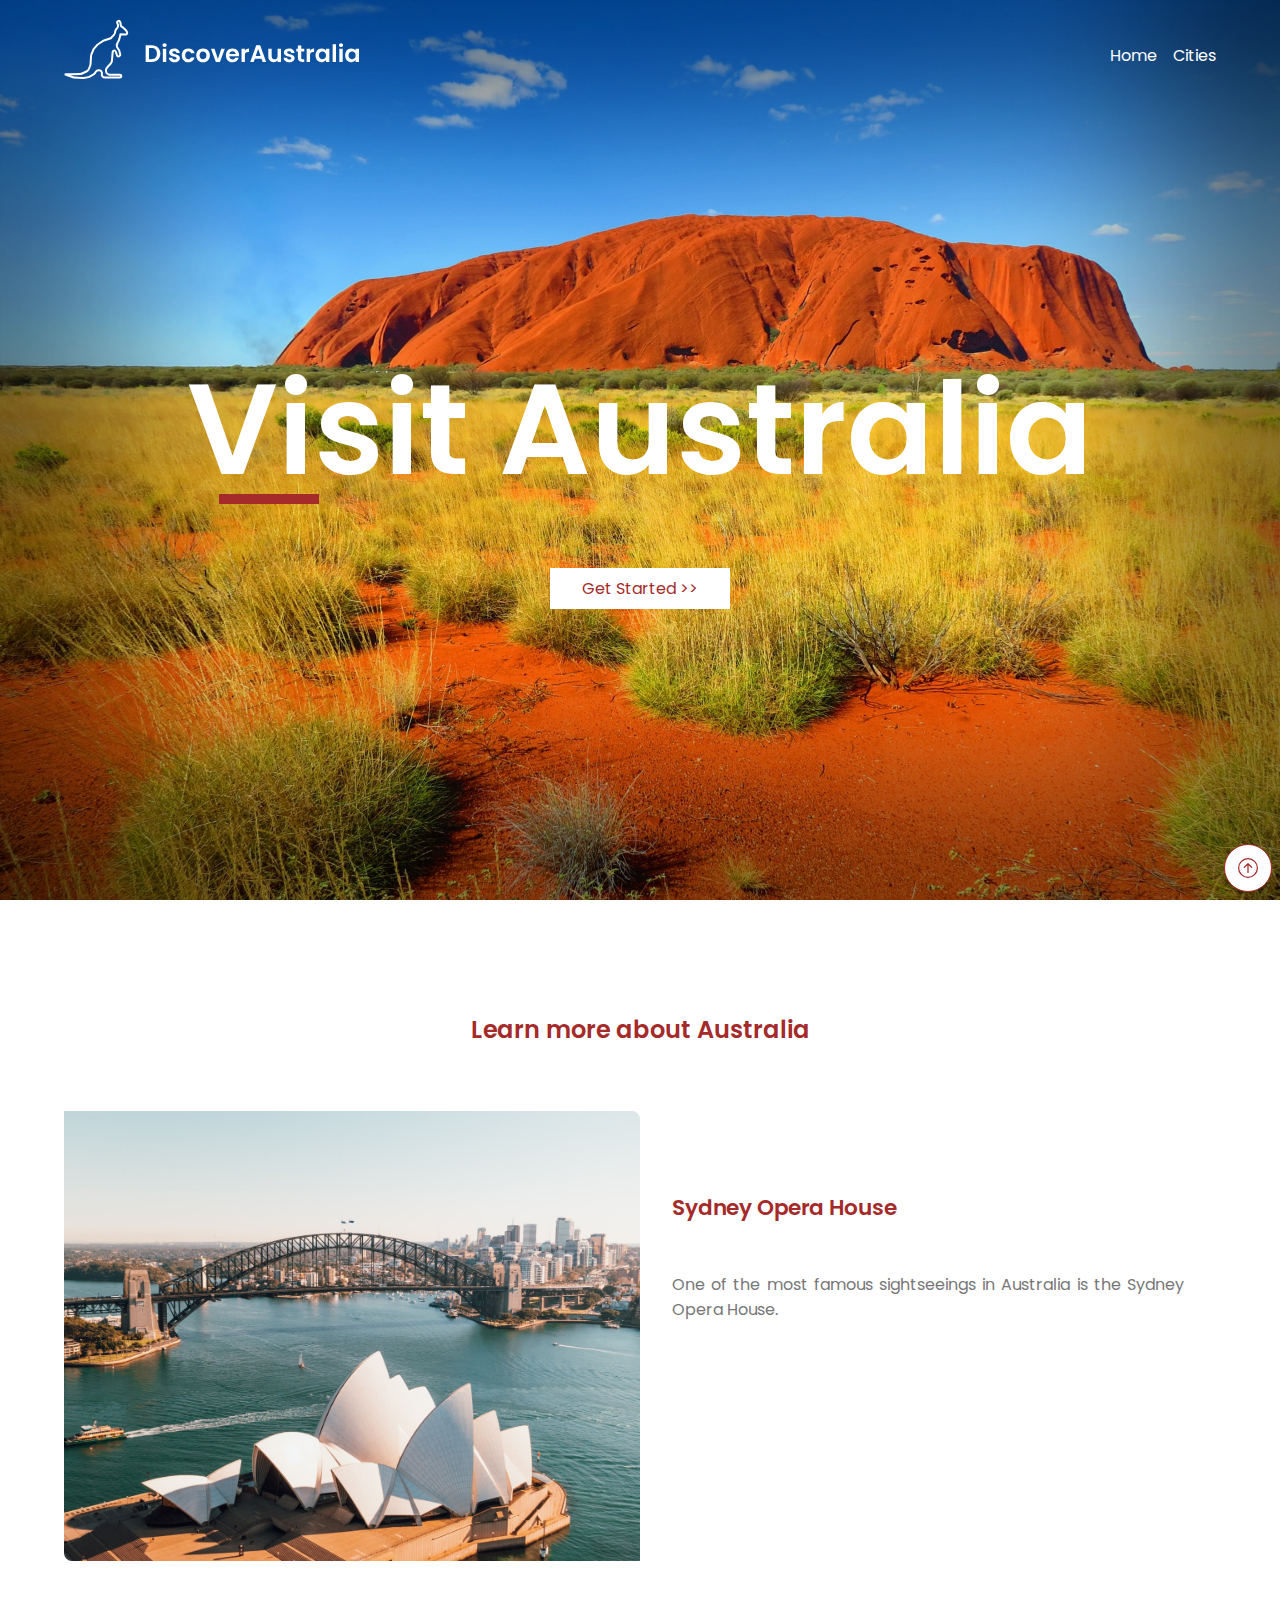
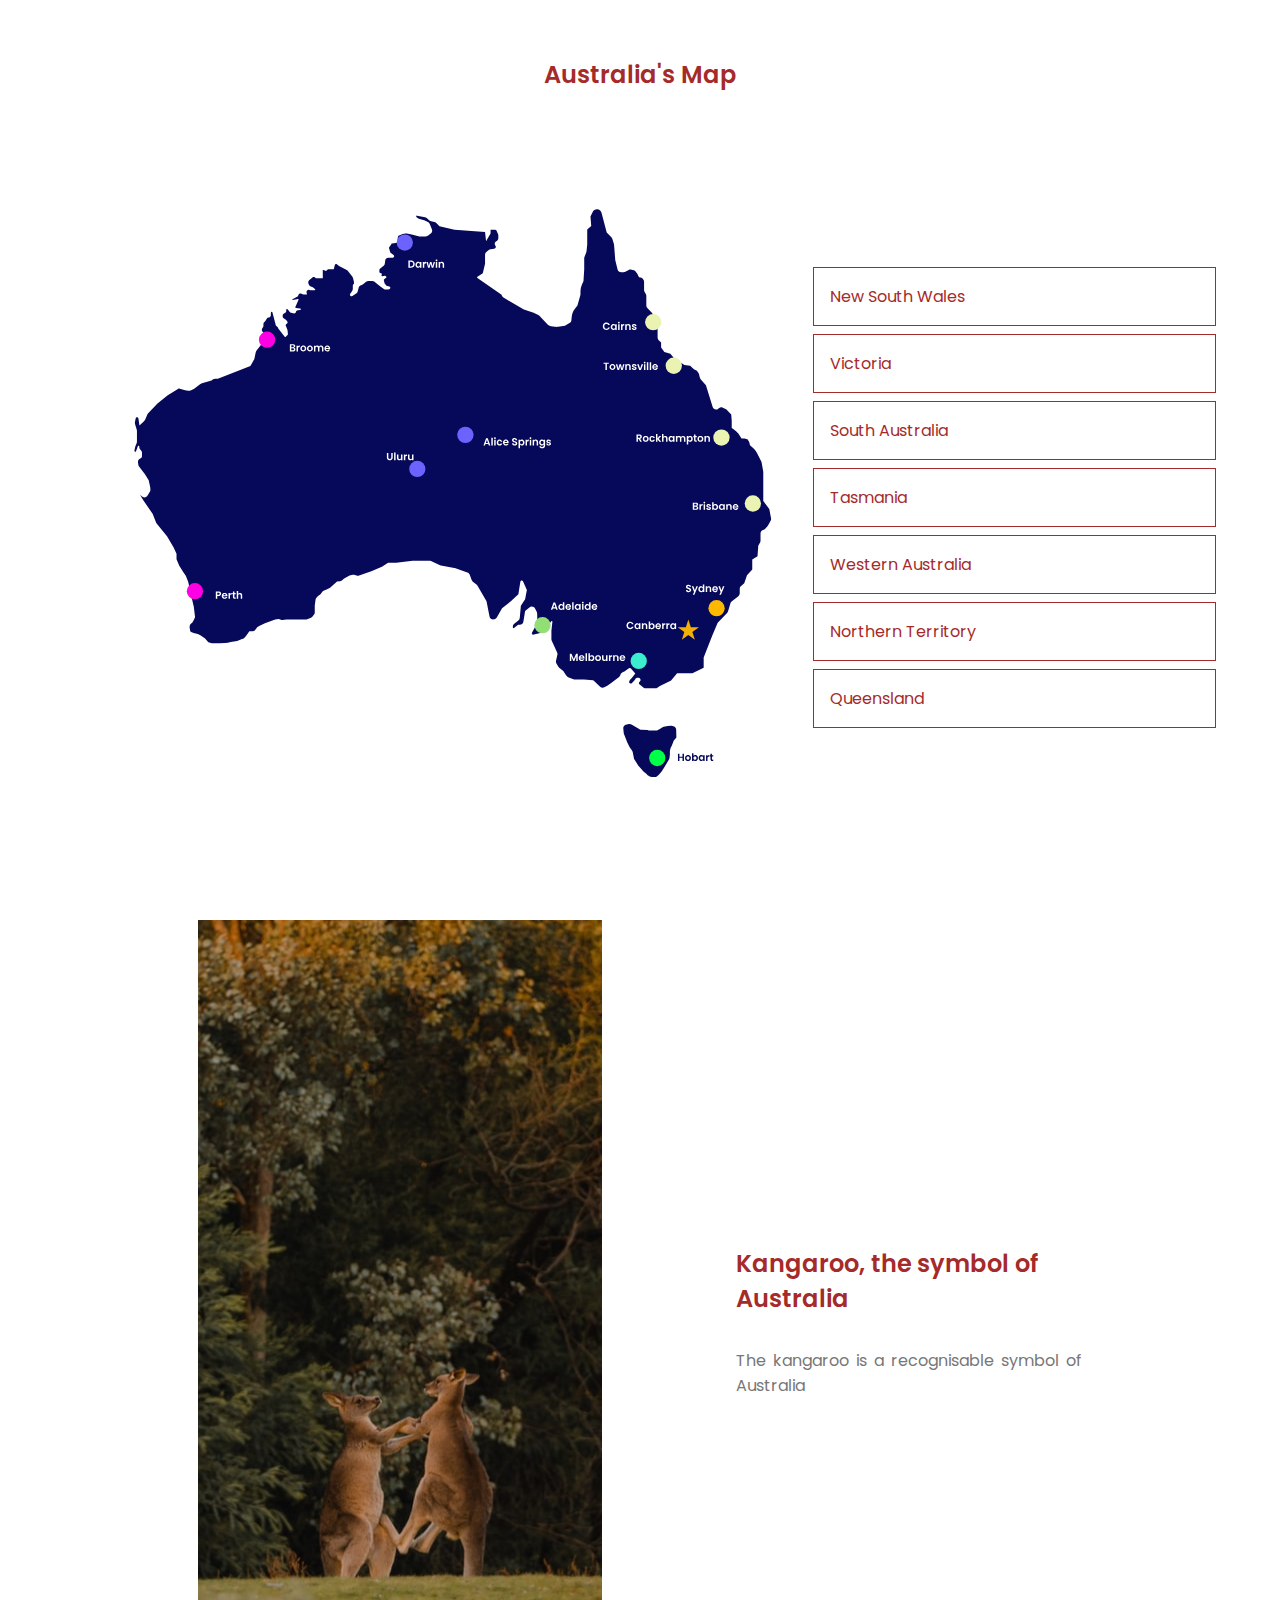
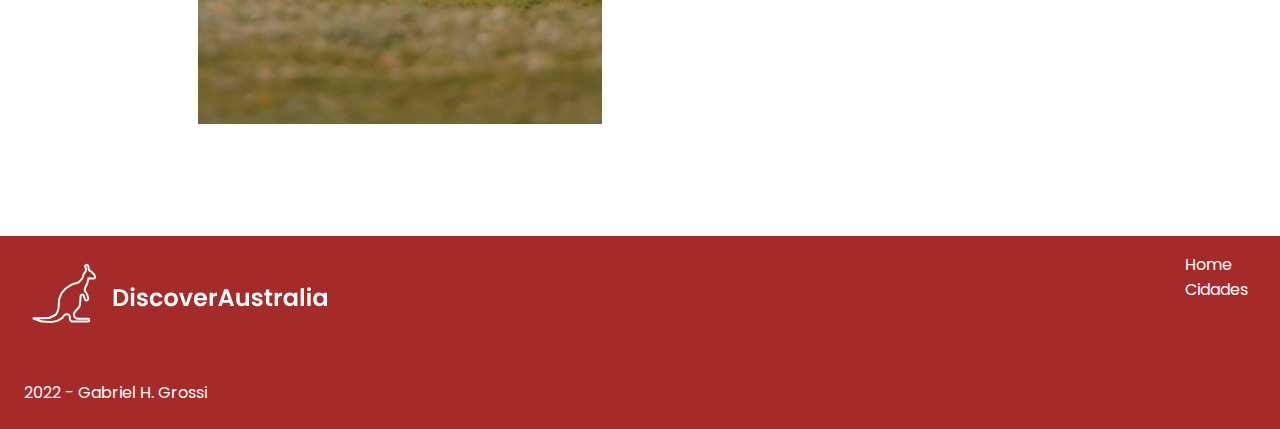
<file: src/index.html>
<!DOCTYPE html>
<html lang="en">

<head>
  <meta charset=UTF-8>
  <meta name="viewport" content="width=device-width, initial-scale=1">
  <link rel="shortcut icon" href="/public/assets/favicon.svg" type="image/x-icon">
  <link rel="stylesheet" href="/public/styles/main/main.css">
  <link href="https://fonts.googleapis.com/icon?family=Material+Icons+Round" rel="stylesheet" -->
  <title>Home | DiscoverAustralia</title>
</head>

<body>
  <section class="hero-section">
    <div class="hero-nav">
      <ul class="hero-logo">
        <li><img src="/public/assets/logo.svg" alt="Logo"></li>
      </ul>
      <ul class="hero-links">
        <li><a href="index.html">Home</a></li>
        <li><a href="cities.html">Cities</a></li>
      </ul>
      <menu class="hero-menu">
        <span class="material-icons-round">
          menu
        </span>
      </menu>
    </div>
    <div class="hero-content">
      <h2>Visit Australia</h2>
      <a href="#content-biggest-cities" style="text-decoration: none;">Get Started &gt;&gt;</a>
    </div>
  </section>
  <div class="middle">
    <div class="content-biggest-cities" id="content-biggest-cities">
      <h2>Learn more about Australia</h2>
      <div class="content-biggest-cities-slides">
        <div class="content-biggest-cities-slides-item">
          <img class="slidesImg" src="/public/assets/sydney.jpg" alt="Sydney">
          <div class="content-biggest-cities-slides-item-text">
            <h3>Sydney Opera House</h3>
            <p>One of the most famous sightseeings in Australia is the Sydney Opera House.</p>
          </div>
        </div>
        <div class="content-biggest-cities-slides-item">
          <img class="slidesImg" src="/public/assets/canberra.jpg" alt="Canberra">
          <div class="content-biggest-cities-slides-item-text">
            <h3>Canberra</h3>
            <p>Sydney and Melbourne are the most famous cities, but the capital city of Australia is Canberra.</p>
          </div>
        </div>
        <div class="content-biggest-cities-slides-item">
          <img class="slidesImg" src="/public/assets/melbourne.jpg" alt="Melbourne">
          <div class="content-biggest-cities-slides-item-text">
            <h3>Melbourne</h3>
            <p>Melbourne is the capital and most populous city in the state of Victoria, as well as being Australia's
              second most populous urban area after Sydney.</p>
          </div>
        </div>
      </div>
    </div>
    <div class="content-map">
      <h2>Australia's Map</h2>
      <div class="content-map-content">
        <div class="content-map-image">
          <svg viewBox="0 0 1011 1000" fill="none" xmlns="http://www.w3.org/2000/svg">
            <path
              d="M124.543 538.586L119.809 526.414L107.297 508.492L103.209 501.679C103.067 501.441 103.382 501.195 103.578 501.392L104.927 502.741C107.388 505.202 111.548 504.458 113.004 501.297L113.045 501.207L115.891 496.692C116.459 495.791 116.724 494.733 116.648 493.67L116.427 490.572L114.582 481.962C114.46 481.395 114.24 480.852 113.933 480.36L109.326 472.989L101.348 462.556C100.815 461.86 100.475 461.035 100.362 460.166L99.9481 456.996C99.6888 455.007 100.643 453.056 102.371 452.039L103.79 451.205C104.706 450.666 105.268 449.682 105.269 448.619L105.268 443.306C105.268 442.604 105.022 441.924 104.573 441.385L102.486 438.88C102.096 438.413 101.858 437.838 101.803 437.231L101.619 435.206C101.522 434.141 100.045 433.951 99.6821 434.957L97.1217 442.048C96.9513 442.52 96.4357 442.769 95.9598 442.611C95.2913 442.388 94.8962 441.699 95.0414 441.01L96.1391 435.795L98.0541 431.145C98.3525 430.42 98.506 429.644 98.506 428.86L98.506 414.692C98.506 413.888 98.3848 413.089 98.1465 412.321L96.0873 405.685C95.678 404.367 95.617 402.964 95.9104 401.615L96.8407 397.335C97.0233 396.495 97.7664 395.897 98.6258 395.896C99.529 395.896 100.297 396.557 100.432 397.45L101.887 407.055L107.691 401.804C108.545 401.031 109.223 400.082 109.677 399.023L112.692 391.988C112.926 391.442 113.255 390.942 113.665 390.512L126.232 377.3L140.095 366.141L153.844 357.705C154.563 357.264 155.435 357.145 156.246 357.38L163.575 359.497C167.746 360.702 172.239 359.904 175.74 357.337L183.703 351.497C184.829 350.672 186.089 350.049 187.429 349.657L199.267 346.192L201.358 344.729C202.198 344.141 203.199 343.825 204.225 343.825L207.487 343.825C207.865 343.825 208.239 343.754 208.59 343.615L251.677 326.581L256.845 317.536C257.005 317.256 257.119 316.952 257.182 316.636L258.832 308.388C259.019 307.456 259.424 306.581 260.015 305.836L266.893 297.164L271.645 290.827C272.475 289.721 272.674 288.265 272.173 286.977L270.917 283.746C270.716 283.229 270.409 282.76 270.017 282.368L268.17 280.521C266.718 279.068 266.718 276.713 268.17 275.261C268.868 274.563 269.26 273.617 269.26 272.631L269.26 270.143C269.26 268.852 269.883 267.639 270.935 266.888L271.297 266.629C271.515 266.474 271.698 266.277 271.838 266.05L273.963 262.597C274.201 262.21 274.565 261.915 274.994 261.762L277.815 260.755C278.572 260.484 279.094 259.786 279.139 258.982L279.39 254.453C279.454 253.315 281.065 253.152 281.356 254.253L285.982 271.783C286.101 272.234 286.374 272.629 286.753 272.9L288.305 274.009C288.454 274.115 288.571 274.26 288.643 274.428L289.547 276.538L297.979 287.156C298.351 287.624 299.047 287.664 299.469 287.241L302.061 284.65C302.273 284.438 302.379 284.142 302.349 283.843L301.849 278.85C301.763 277.991 301.539 277.151 301.184 276.363L299.441 272.489C299.01 271.532 299.392 270.404 300.316 269.907L300.917 269.584C302.03 268.984 302.315 267.514 301.505 266.542L300.214 264.993C299.867 264.577 299.465 264.209 299.02 263.901L296.157 261.919C295.617 261.545 295.295 260.931 295.295 260.275L295.295 258.294C295.295 257.648 295.607 257.042 296.133 256.667L299.191 254.482C299.717 254.106 300.029 253.5 300.029 252.854L300.029 250.648C300.029 249.703 301.219 249.285 301.81 250.023L305.439 254.56L310.616 255.792C311.682 256.046 312.753 255.395 313.019 254.332L313.274 253.314C313.447 252.62 313.977 252.072 314.665 251.876L315.921 251.517L318.857 251.241C320.027 251.132 320.082 249.443 318.921 249.258L313.149 248.34C312.5 248.237 312.125 247.547 312.392 246.946L316.703 237.246C316.946 236.699 316.48 236.103 315.891 236.207L308.755 237.466C308.256 237.554 308.028 236.866 308.482 236.639L315.921 232.582L316.325 231.066C316.815 229.23 318.866 228.306 320.565 229.156L322.261 230.004C322.539 230.143 322.845 230.215 323.156 230.215L328.093 230.215L327.522 227.588C327.028 225.315 329.196 223.369 331.403 224.105L332.489 224.467L338.28 224.467C339.241 224.467 339.649 223.243 338.88 222.667L335.87 220.409L331.813 218.718L330.601 216.846C329.185 214.657 329.688 211.748 331.757 210.162L335.474 207.312C336.93 206.196 339.037 206.633 339.928 208.237L349.395 208.237L349.395 196.74L353.791 198.431L356.496 196.064L363.484 196.064C363.946 196.064 364.349 195.747 364.456 195.297L365.566 190.673C365.908 189.248 367.616 188.663 368.76 189.578L371.373 191.668L381.731 197.152C382.482 197.549 383.139 198.101 383.66 198.771L389.175 205.861C389.699 206.535 390.073 207.313 390.273 208.144L391.551 213.472C391.826 214.614 391.428 215.813 390.526 216.565C390.174 216.858 389.97 217.292 389.97 217.751L389.97 222.405C389.97 223.311 389.724 224.2 389.258 224.978L387.942 227.171L386.474 229.268C385.946 230.022 386.001 231.039 386.607 231.732L386.786 231.938C387.447 232.693 388.566 232.841 389.401 232.285L394.469 228.906C395.491 228.224 396.227 227.19 396.535 226.001L397.759 221.281C398.175 219.678 399.357 218.385 400.917 217.827L402.32 217.326C402.874 217.129 403.388 216.835 403.84 216.459L407.853 213.114C408.751 212.366 409.884 211.956 411.054 211.956L416.313 211.956C417.209 211.956 418.08 212.257 418.784 212.81L427.164 219.394L431.875 222.72C432.55 223.196 433.356 223.452 434.182 223.452L437.629 223.452C438.699 223.452 439.702 222.93 440.316 222.053C440.981 221.103 440.477 219.782 439.348 219.516L436.565 218.862C436.168 218.768 435.809 218.556 435.536 218.253L433.245 215.707C433.027 215.464 432.871 215.171 432.792 214.854L431.895 211.269C431.693 210.461 432.013 209.613 432.697 209.139L434.89 207.622C435.428 207.248 435.469 206.467 434.971 206.04L433.952 205.167C433.722 204.97 433.415 204.887 433.117 204.943L429.805 205.564C429.066 205.703 428.444 205.006 428.665 204.287L429.133 202.768C429.331 202.125 428.85 201.474 428.177 201.474L427.812 201.474C426.707 201.474 425.812 200.578 425.812 199.474L425.812 197.018C425.812 196.414 426.084 195.843 426.553 195.463L431.99 191.062C432.583 190.582 432.97 189.895 433.074 189.14L433.788 183.963C434.061 181.984 435.753 180.51 437.751 180.51L443.758 180.51C445.687 180.51 446.498 178.05 444.949 176.903L440.956 173.945C440.783 173.817 440.656 173.636 440.594 173.429L438.798 167.444C438.711 167.154 438.76 166.84 438.932 166.59L442.133 161.934C442.29 161.705 442.536 161.552 442.811 161.511L450.352 160.394C450.96 160.304 451.344 159.692 451.16 159.106L451.012 158.631C450.241 156.164 450.363 153.505 451.357 151.119L451.509 150.755L457.306 148.436C459.042 147.742 460.938 147.548 462.778 147.876L469.43 149.064L479.912 151.769L488.67 151.769C489.787 151.769 490.872 151.395 491.751 150.707L495.202 148.006C496.959 146.631 497.593 144.258 496.754 142.19L493.831 134.978C493.36 133.817 492.47 132.875 491.338 132.338L487.073 130.318C486.808 130.192 486.532 130.09 486.248 130.013L480.156 128.351C479.548 128.186 478.976 127.906 478.472 127.528L476.53 126.072L475.837 125.447C475.083 124.769 475.702 123.528 476.698 123.723L487.372 125.811C488.244 125.982 489.055 126.382 489.721 126.969L493.424 130.237C494.097 130.831 494.916 131.232 495.797 131.4L500.04 132.208C501.025 132.396 501.931 132.875 502.64 133.584L506.962 137.906L527.25 142.64L568.502 145.683L569.854 158.194L575.94 147.712L575.94 142.64L582.086 142.64C582.873 142.64 583.587 143.102 583.91 143.819L585.982 148.424C586.272 149.069 586.422 149.768 586.422 150.476L586.422 153.866C586.422 155.516 585.608 157.06 584.246 157.992L583.152 158.741C581.42 159.925 581 162.301 582.219 164.009L582.59 164.528C583.083 165.218 583.2 166.109 582.902 166.904C582.572 167.786 581.781 168.414 580.846 168.536L576.027 169.164C575.087 169.287 574.201 169.674 573.473 170.281L570.301 172.925C569.161 173.875 568.502 175.282 568.502 176.766L568.502 188.625L565.458 201.474L558.213 206.401C557.631 206.796 557.628 207.652 558.207 208.051L590.818 230.553C591.25 232.283 592.361 233.766 593.9 234.668L620.911 250.502L634.098 254.898L640.284 257.991C641.113 258.405 641.864 258.961 642.502 259.633L652.65 270.3C653.996 271.715 655.765 272.654 657.691 272.975L662.547 273.784C664.084 274.041 665.653 274.056 667.195 273.829L676.364 272.48L683.602 267.848C684.37 267.357 684.873 266.542 684.968 265.636L685.542 260.184C685.952 256.287 687.444 252.583 689.85 249.49L693.27 245.092L697.328 230.553L697.328 226.092C697.328 223.014 697.974 219.97 699.224 217.157L701.385 212.294L702.4 196.064L702.4 180.51L705.443 172.395L706.458 162.589L706.458 142.302L711.868 137.568L710.853 125.057L713.824 118.72C715.06 116.084 717.927 114.622 720.786 115.172C723.188 115.634 725.113 117.432 725.737 119.798L732.487 145.392C732.713 146.247 733.161 147.027 733.786 147.652L739.054 152.92C739.631 153.497 740.057 154.206 740.297 154.985L742.475 162.063C742.583 162.413 742.652 162.773 742.681 163.138L744.295 183.477C744.317 183.753 744.361 184.026 744.429 184.294L747.438 196.334C747.995 198.56 749.995 200.121 752.289 200.121L755.563 200.121C756.4 200.121 757.223 199.912 757.958 199.511L762.445 197.063C763.617 196.424 764.997 196.28 766.276 196.664L769.464 197.62C770.487 197.927 771.386 198.554 772.027 199.409L773.771 201.735C773.978 202.011 774.156 202.308 774.302 202.621L775.606 205.414C776.121 206.517 777.228 207.222 778.445 207.222C779.328 207.222 780.169 207.595 780.763 208.248L781.912 209.511C782.749 210.432 783.212 211.631 783.212 212.875L783.212 218.211L783.212 224.096C783.212 225.002 783.458 225.892 783.925 226.669L785.543 229.365C786.009 230.142 786.255 231.032 786.255 231.938L786.255 245.112C786.255 246.401 786.753 247.641 787.645 248.572L794.032 255.236L798.09 263.689L801.137 271.614C801.358 272.187 801.471 272.795 801.471 273.409L801.471 281.272L801.471 288.33C801.471 289.656 801.997 290.928 802.935 291.865L806.203 295.135L806.203 301.897L810.599 307.983L818.714 310.35L823.448 316.098L830.21 320.494L837.649 325.228L845.426 326.242L850.498 330.976L854.555 333.005L857.26 337.062L858.275 341.458L859.289 344.163L866.728 352.616L875.821 382.242C876.587 384.737 879.236 386.133 881.728 385.355C882.317 385.171 882.864 384.873 883.338 384.478L884.266 383.705C885.74 382.476 887.788 382.2 889.535 382.994L893.233 384.675C893.816 384.94 894.343 385.315 894.785 385.778L900.879 392.177L901.555 400.63L901.555 410.436L904.073 412.038C907.31 414.098 910.029 416.875 912.021 420.155L914.742 424.637L918.468 424.637C918.912 424.637 919.355 424.696 919.783 424.813L922.857 425.651L924.763 428.647C925.068 429.126 925.289 429.653 925.416 430.206L926.238 433.766L930.044 437.053C932.442 439.124 934.406 441.65 935.823 444.484L941.47 455.776C941.683 456.204 941.835 456.659 941.919 457.13L944.157 469.608L944.157 492.939L944.157 509.169L952.272 519.989L954.636 532.401C954.856 533.556 954.662 534.753 954.087 535.779L950.532 542.128C950.34 542.47 950.109 542.789 949.843 543.077L946.765 546.411C946.382 546.826 945.931 547.174 945.431 547.438L943.098 548.673C941.461 549.54 940.438 551.24 940.438 553.092L940.438 562.635C940.438 563.494 940.217 564.338 939.796 565.087L937.395 569.355L936.38 583.556L929.279 587.952L929.279 601.477L922.458 608.948C922.274 609.15 922.133 609.387 922.044 609.646L918.459 620.074L914.172 623.647C913.032 624.597 912.373 626.004 912.373 627.488L912.373 633.573C912.373 635.086 911.688 636.518 910.51 637.467L901.408 644.799C900.621 645.432 900.045 646.289 899.755 647.256L896.487 658.151C896.261 658.904 895.86 659.593 895.318 660.163L882.618 673.498L875.179 691.08L863.683 720.159L863.683 734.022L848.467 741.461L827.842 741.461L819.669 751.268C819.484 751.49 819.253 751.669 818.992 751.793L805.317 758.306C805.23 758.347 805.147 758.394 805.067 758.447L800.619 761.413C800.29 761.632 799.904 761.749 799.509 761.749L783.928 761.749C783.463 761.749 783.012 761.587 782.654 761.29L776.921 756.554C776.09 755.868 775.952 754.647 776.609 753.793L778.049 751.922C778.516 751.314 778.595 750.493 778.253 749.808L777.675 748.653C777.336 747.975 776.644 747.547 775.886 747.547L773.769 747.547C773.116 747.547 772.505 747.865 772.13 748.4L770.361 750.928L766.881 754.656C766.146 755.444 764.966 755.623 764.031 755.088C763.534 754.805 763.16 754.348 762.979 753.806L762.922 753.634L763.281 752.378C763.49 751.647 763.863 750.973 764.372 750.407L766.641 747.885L771.375 741.799L765.463 735.042C764.788 734.271 763.639 734.135 762.802 734.727L756.613 739.111C756.312 739.324 755.987 739.504 755.646 739.646L754.268 740.22C752.896 740.792 751.849 741.945 751.412 743.366L751.22 743.989C750.914 744.984 750.305 745.858 749.479 746.491L739.253 754.31L733.496 758.468C733.277 758.626 733.046 758.766 732.804 758.887L729.526 760.526C727.651 761.463 725.39 761.132 723.863 759.695L715.399 751.729C715.081 751.429 714.673 751.242 714.238 751.196L702.06 749.914L688.559 749.914C688.319 749.914 688.081 749.871 687.857 749.787L680.597 747.064C680.259 746.938 679.962 746.722 679.737 746.441L677.376 743.49L674.18 738.695C674.058 738.511 673.906 738.349 673.731 738.216L669.02 734.613C668.509 734.223 668.079 733.738 667.752 733.185L664.874 728.315C664.218 727.204 664.016 725.882 664.312 724.626L666.161 716.767C666.417 715.679 666.301 714.536 665.831 713.521L658.566 697.828C658.261 697.169 658.103 696.452 658.103 695.727L658.103 684.318L659.456 671.807C659.456 671.03 658.474 670.691 657.995 671.303L645.931 686.685L634.434 689.39C632.638 689.988 631.044 688.065 631.966 686.411L638.503 674.69C638.939 673.909 639.157 673.026 639.135 672.133L638.859 660.815C638.84 660.039 638.64 659.277 638.276 658.591L635.979 654.268C634.487 651.46 630.787 650.739 628.351 652.783L622.6 657.606L620.243 672.01C619.847 674.428 617.758 676.203 615.308 676.203L613.134 676.203L607.552 680.571C606.834 681.132 605.812 680.468 606.033 679.584L606.032 678.649C606.032 677.106 606.744 675.648 607.963 674.701L613.448 670.435C614.541 669.585 615.232 668.319 615.358 666.941L616.852 650.505L622.6 641.714L624.967 629.203L619.557 617.031C618.519 615.733 616.434 616.285 616.173 617.926L613.471 634.951L603.327 644.419L591.906 653.619C591.409 654.019 590.994 654.51 590.682 655.066L584.36 666.336C583.73 667.46 582.689 668.297 581.455 668.673L580.904 668.841C578.068 669.704 575.107 667.923 574.54 665.013L570.691 645.253C570.583 644.701 570.383 644.171 570.099 643.686L558.148 623.242C557.838 622.712 557.434 622.244 556.955 621.861L551.992 617.89C551.288 617.328 550.75 616.585 550.434 615.742L547.686 608.415C547.163 607.019 546.044 605.929 544.634 605.443L527.616 599.575C527.371 599.49 527.12 599.425 526.865 599.38L508.95 596.18C508.527 596.105 508.116 595.975 507.726 595.795L495.45 590.106C494.791 589.801 494.074 589.642 493.348 589.642L470.781 589.642L448.465 592.347L437.645 592.347L429.245 597.84C428.985 598.01 428.71 598.155 428.423 598.274L414.991 603.844L398.446 609.665C397.339 610.055 396.13 610.042 395.031 609.63L392.744 608.773C391.817 608.425 390.807 608.36 389.843 608.587L385.574 609.592L378.274 613.718C377.957 613.897 377.661 614.11 377.39 614.354L375.598 615.967C374.829 616.659 373.864 617.095 372.837 617.216L368.668 617.707L359.642 625.767C359.35 626.028 359.028 626.254 358.682 626.44L355.187 628.322C354.934 628.459 354.67 628.573 354.397 628.663L351.276 629.704C350.274 630.038 349.404 630.681 348.79 631.54L346.352 634.951L342.97 637.318L341.116 639.173C340.346 639.944 339.848 640.946 339.7 642.025L338.578 650.167L338.578 659.476C338.578 660.669 338.151 661.823 337.374 662.73L335.278 665.176C334.78 665.757 334.155 666.216 333.451 666.517L328.363 668.698C327.741 668.965 327.071 669.102 326.394 669.102L313.218 669.102L300.369 669.102L295.022 669.665C294.312 669.74 293.594 669.662 292.917 669.436L289.887 668.426L285.154 669.102L271.29 674.174L263.513 677.894L260.808 679.585L259.455 681.613L257.088 684.318L255.06 684.995L250.326 684.995L249.311 686.347L247.959 688.376L244.916 692.433L242.549 694.8L239.506 695.815L233.758 698.181L229.362 698.858L224.967 699.534L221.247 700.548L217.528 700.887L210.427 701.225L199.607 701.225L194.874 699.872L190.478 694.8L184.73 690.743L180.672 688.714L176.437 687.736C176.33 687.712 176.226 687.679 176.125 687.637L171.545 685.752C170.912 685.491 170.456 684.924 170.337 684.25L169.576 679.938C169.535 679.704 169.536 679.465 169.578 679.232L170.068 676.537C170.147 676.102 170.369 675.705 170.698 675.408L173.32 673.049C173.487 672.899 173.627 672.722 173.735 672.526L175.431 669.441L176.756 666.204C176.885 665.888 176.931 665.543 176.89 665.204L175.262 651.858L170.19 630.218L167.858 618.557C167.835 618.442 167.802 618.329 167.759 618.22L164.859 610.808C164.807 610.675 164.74 610.547 164.66 610.428L161.399 605.535L155.651 596.406L151.931 587.615L151.931 580.176L147.874 571.385L139.083 556.507L124.543 538.586Z"
              fill="#060959" />
            <circle cx="881.087" cy="653.786" r="11" fill="#FFB800" class="map-nsw" />
            <circle cx="930.101" cy="512.392" r="11" fill="#EAF3B1" class="map-queensland" />
            <circle cx="887.677" cy="423.393" r="11" fill="#EAF3B1" class="map-queensland" />
            <circle cx="823.29" cy="326.423" r="11" fill="#EAF3B1" class="map-queensland" />
            <circle cx="795.563" cy="267.589" r="11" fill="#EAF3B1" class="map-queensland" />
            <circle cx="460.142" cy="160.065" r="11" fill="#6C63FF" class="map-northern-territory" />
            <circle cx="274.173" cy="291.257" r="11" fill="#FF00E5" class="map-western-australia" />
            <circle cx="176.793" cy="630.736" r="11" fill="#FF00E5" class="map-western-australia" />
            <circle cx="646.112" cy="676.721" r="11" fill="#91DF75" class="map-south-australia" />
            <circle cx="776" cy="725" r="11" fill="#3BEECE" class="map-victoria" />
            <circle cx="477.049" cy="465.73" r="11" fill="#6C63FF" class="map-northern-territory" />
            <circle cx="541.969" cy="419.745" r="11" fill="#6C63FF" class="map-northern-territory" />
            <path class="map-nsw"
              d="M842.987 669.131L846.355 679.496H857.253L848.436 685.901L851.804 696.266L842.987 689.86L834.17 696.266L837.538 685.901L828.721 679.496H839.619L842.987 669.131Z"
              fill="#FFB800" fill-opacity="0.95" />
            <path
              d="M779.491 870.963L782.047 873.839C782.146 873.95 782.254 874.055 782.368 874.15L786.253 877.388L787.702 878.837C787.863 878.997 788.041 879.139 788.234 879.259L790.307 880.555C790.534 880.697 790.779 880.808 791.035 880.885L793.328 881.573C793.794 881.712 794.278 881.783 794.764 881.783L799.441 881.783L802.455 879.372C802.699 879.177 802.925 878.959 803.128 878.721L806.88 874.345L808.232 872.316L809.923 869.611L814.995 861.158L816.949 857.808C817.221 857.341 817.396 856.824 817.463 856.288L818.037 851.69L818.037 846.816C818.037 846.46 818.085 846.106 818.178 845.763L819.052 842.561L820.742 839.179L822.804 833.583C823.006 833.035 823.302 832.527 823.679 832.082L826.828 828.359L826.579 817.864C826.526 815.663 825.04 813.755 822.918 813.166L821.225 812.696C820.682 812.545 820.117 812.487 819.554 812.524L815.332 812.806L809.73 813.985C809.186 814.1 808.664 814.304 808.187 814.59L805.527 816.187L803.16 817.539L800.793 818.892L795.045 818.892L789.296 818.892L788.282 818.216L779.439 817.911C778.806 817.889 778.188 817.717 777.634 817.41L775.433 816.187L766.208 810.71C765.179 810.099 763.965 809.877 762.787 810.085L759.744 810.622C759.163 810.724 758.604 810.929 758.094 811.227L757.594 811.519C755.897 812.508 754.938 814.399 755.14 816.352L755.822 822.949L758.189 829.036L760.556 835.122L763.43 840.87C763.542 841.095 763.672 841.312 763.817 841.517L766.68 845.573C767.324 846.485 767.77 847.522 767.989 848.617L769.577 856.558C769.648 856.916 769.785 857.259 769.98 857.568L775.316 866.043C775.394 866.167 775.481 866.286 775.577 866.397L779.491 870.963Z"
              fill="#060959" />
            <path class="map-northern-territory"
              d="M572.958 432.138H569.066L568.422 434H566.364L569.878 424.214H572.16L575.674 434H573.602L572.958 432.138ZM572.426 430.57L571.012 426.482L569.598 430.57H572.426ZM578.947 423.64V434H576.987V423.64H578.947ZM581.878 425.32C581.533 425.32 581.243 425.213 581.01 424.998C580.786 424.774 580.674 424.499 580.674 424.172C580.674 423.845 580.786 423.575 581.01 423.36C581.243 423.136 581.533 423.024 581.878 423.024C582.223 423.024 582.508 423.136 582.732 423.36C582.965 423.575 583.082 423.845 583.082 424.172C583.082 424.499 582.965 424.774 582.732 424.998C582.508 425.213 582.223 425.32 581.878 425.32ZM582.844 426.244V434H580.884V426.244H582.844ZM584.276 430.122C584.276 429.319 584.44 428.619 584.766 428.022C585.093 427.415 585.546 426.949 586.124 426.622C586.703 426.286 587.366 426.118 588.112 426.118C589.074 426.118 589.867 426.361 590.492 426.846C591.127 427.322 591.552 427.994 591.766 428.862H589.652C589.54 428.526 589.349 428.265 589.078 428.078C588.817 427.882 588.49 427.784 588.098 427.784C587.538 427.784 587.095 427.989 586.768 428.4C586.442 428.801 586.278 429.375 586.278 430.122C586.278 430.859 586.442 431.433 586.768 431.844C587.095 432.245 587.538 432.446 588.098 432.446C588.892 432.446 589.41 432.091 589.652 431.382H591.766C591.552 432.222 591.127 432.889 590.492 433.384C589.858 433.879 589.064 434.126 588.112 434.126C587.366 434.126 586.703 433.963 586.124 433.636C585.546 433.3 585.093 432.833 584.766 432.236C584.44 431.629 584.276 430.925 584.276 430.122ZM600.412 429.954C600.412 430.234 600.394 430.486 600.356 430.71H594.686C594.733 431.27 594.929 431.709 595.274 432.026C595.62 432.343 596.044 432.502 596.548 432.502C597.276 432.502 597.794 432.189 598.102 431.564H600.216C599.992 432.311 599.563 432.927 598.928 433.412C598.294 433.888 597.514 434.126 596.59 434.126C595.844 434.126 595.172 433.963 594.574 433.636C593.986 433.3 593.524 432.829 593.188 432.222C592.862 431.615 592.698 430.915 592.698 430.122C592.698 429.319 592.862 428.615 593.188 428.008C593.515 427.401 593.972 426.935 594.56 426.608C595.148 426.281 595.825 426.118 596.59 426.118C597.328 426.118 597.986 426.277 598.564 426.594C599.152 426.911 599.605 427.364 599.922 427.952C600.249 428.531 600.412 429.198 600.412 429.954ZM598.382 429.394C598.373 428.89 598.191 428.489 597.836 428.19C597.482 427.882 597.048 427.728 596.534 427.728C596.049 427.728 595.638 427.877 595.302 428.176C594.976 428.465 594.775 428.871 594.7 429.394H598.382ZM608.553 434.098C607.872 434.098 607.256 433.981 606.705 433.748C606.164 433.515 605.734 433.179 605.417 432.74C605.1 432.301 604.936 431.783 604.927 431.186H607.027C607.055 431.587 607.195 431.905 607.447 432.138C607.708 432.371 608.063 432.488 608.511 432.488C608.968 432.488 609.328 432.381 609.589 432.166C609.85 431.942 609.981 431.653 609.981 431.298C609.981 431.009 609.892 430.771 609.715 430.584C609.538 430.397 609.314 430.253 609.043 430.15C608.782 430.038 608.418 429.917 607.951 429.786C607.316 429.599 606.798 429.417 606.397 429.24C606.005 429.053 605.664 428.778 605.375 428.414C605.095 428.041 604.955 427.546 604.955 426.93C604.955 426.351 605.1 425.847 605.389 425.418C605.678 424.989 606.084 424.662 606.607 424.438C607.13 424.205 607.727 424.088 608.399 424.088C609.407 424.088 610.224 424.335 610.849 424.83C611.484 425.315 611.834 425.997 611.899 426.874H609.743C609.724 426.538 609.58 426.263 609.309 426.048C609.048 425.824 608.698 425.712 608.259 425.712C607.876 425.712 607.568 425.81 607.335 426.006C607.111 426.202 606.999 426.487 606.999 426.86C606.999 427.121 607.083 427.341 607.251 427.518C607.428 427.686 607.643 427.826 607.895 427.938C608.156 428.041 608.52 428.162 608.987 428.302C609.622 428.489 610.14 428.675 610.541 428.862C610.942 429.049 611.288 429.329 611.577 429.702C611.866 430.075 612.011 430.565 612.011 431.172C612.011 431.695 611.876 432.18 611.605 432.628C611.334 433.076 610.938 433.435 610.415 433.706C609.892 433.967 609.272 434.098 608.553 434.098ZM615.67 427.364C615.922 427.009 616.267 426.715 616.706 426.482C617.154 426.239 617.663 426.118 618.232 426.118C618.895 426.118 619.492 426.281 620.024 426.608C620.565 426.935 620.99 427.401 621.298 428.008C621.615 428.605 621.774 429.301 621.774 430.094C621.774 430.887 621.615 431.592 621.298 432.208C620.99 432.815 620.565 433.286 620.024 433.622C619.492 433.958 618.895 434.126 618.232 434.126C617.663 434.126 617.159 434.009 616.72 433.776C616.291 433.543 615.941 433.249 615.67 432.894V437.696H613.71V426.244H615.67V427.364ZM619.772 430.094C619.772 429.627 619.674 429.226 619.478 428.89C619.291 428.545 619.039 428.283 618.722 428.106C618.414 427.929 618.078 427.84 617.714 427.84C617.359 427.84 617.023 427.933 616.706 428.12C616.398 428.297 616.146 428.559 615.95 428.904C615.763 429.249 615.67 429.655 615.67 430.122C615.67 430.589 615.763 430.995 615.95 431.34C616.146 431.685 616.398 431.951 616.706 432.138C617.023 432.315 617.359 432.404 617.714 432.404C618.078 432.404 618.414 432.311 618.722 432.124C619.039 431.937 619.291 431.671 619.478 431.326C619.674 430.981 619.772 430.57 619.772 430.094ZM625.158 427.448C625.41 427.037 625.737 426.715 626.138 426.482C626.549 426.249 627.016 426.132 627.538 426.132V428.19H627.02C626.404 428.19 625.938 428.335 625.62 428.624C625.312 428.913 625.158 429.417 625.158 430.136V434H623.198V426.244H625.158V427.448ZM629.853 425.32C629.507 425.32 629.218 425.213 628.985 424.998C628.761 424.774 628.649 424.499 628.649 424.172C628.649 423.845 628.761 423.575 628.985 423.36C629.218 423.136 629.507 423.024 629.853 423.024C630.198 423.024 630.483 423.136 630.707 423.36C630.94 423.575 631.057 423.845 631.057 424.172C631.057 424.499 630.94 424.774 630.707 424.998C630.483 425.213 630.198 425.32 629.853 425.32ZM630.819 426.244V434H628.859V426.244H630.819ZM637.053 426.132C637.977 426.132 638.724 426.426 639.293 427.014C639.862 427.593 640.147 428.405 640.147 429.45V434H638.187V429.716C638.187 429.1 638.033 428.629 637.725 428.302C637.417 427.966 636.997 427.798 636.465 427.798C635.924 427.798 635.494 427.966 635.177 428.302C634.869 428.629 634.715 429.1 634.715 429.716V434H632.755V426.244H634.715V427.21C634.976 426.874 635.308 426.613 635.709 426.426C636.12 426.23 636.568 426.132 637.053 426.132ZM645.049 426.118C645.628 426.118 646.136 426.235 646.575 426.468C647.014 426.692 647.359 426.986 647.611 427.35V426.244H649.585V434.056C649.585 434.775 649.44 435.414 649.151 435.974C648.862 436.543 648.428 436.991 647.849 437.318C647.27 437.654 646.57 437.822 645.749 437.822C644.648 437.822 643.742 437.565 643.033 437.052C642.333 436.539 641.936 435.839 641.843 434.952H643.789C643.892 435.307 644.111 435.587 644.447 435.792C644.792 436.007 645.208 436.114 645.693 436.114C646.262 436.114 646.724 435.941 647.079 435.596C647.434 435.26 647.611 434.747 647.611 434.056V432.852C647.359 433.216 647.009 433.519 646.561 433.762C646.122 434.005 645.618 434.126 645.049 434.126C644.396 434.126 643.798 433.958 643.257 433.622C642.716 433.286 642.286 432.815 641.969 432.208C641.661 431.592 641.507 430.887 641.507 430.094C641.507 429.31 641.661 428.615 641.969 428.008C642.286 427.401 642.711 426.935 643.243 426.608C643.784 426.281 644.386 426.118 645.049 426.118ZM647.611 430.122C647.611 429.646 647.518 429.24 647.331 428.904C647.144 428.559 646.892 428.297 646.575 428.12C646.258 427.933 645.917 427.84 645.553 427.84C645.189 427.84 644.853 427.929 644.545 428.106C644.237 428.283 643.985 428.545 643.789 428.89C643.602 429.226 643.509 429.627 643.509 430.094C643.509 430.561 643.602 430.971 643.789 431.326C643.985 431.671 644.237 431.937 644.545 432.124C644.862 432.311 645.198 432.404 645.553 432.404C645.917 432.404 646.258 432.315 646.575 432.138C646.892 431.951 647.144 431.69 647.331 431.354C647.518 431.009 647.611 430.598 647.611 430.122ZM654.467 434.126C653.833 434.126 653.263 434.014 652.759 433.79C652.255 433.557 651.854 433.244 651.555 432.852C651.266 432.46 651.107 432.026 651.079 431.55H653.053C653.091 431.849 653.235 432.096 653.487 432.292C653.749 432.488 654.071 432.586 654.453 432.586C654.827 432.586 655.116 432.511 655.321 432.362C655.536 432.213 655.643 432.021 655.643 431.788C655.643 431.536 655.513 431.349 655.251 431.228C654.999 431.097 654.593 430.957 654.033 430.808C653.455 430.668 652.979 430.523 652.605 430.374C652.241 430.225 651.924 429.996 651.653 429.688C651.392 429.38 651.261 428.965 651.261 428.442C651.261 428.013 651.383 427.621 651.625 427.266C651.877 426.911 652.232 426.631 652.689 426.426C653.156 426.221 653.702 426.118 654.327 426.118C655.251 426.118 655.989 426.351 656.539 426.818C657.09 427.275 657.393 427.896 657.449 428.68H655.573C655.545 428.372 655.415 428.129 655.181 427.952C654.957 427.765 654.654 427.672 654.271 427.672C653.917 427.672 653.641 427.737 653.445 427.868C653.259 427.999 653.165 428.181 653.165 428.414C653.165 428.675 653.296 428.876 653.557 429.016C653.819 429.147 654.225 429.282 654.775 429.422C655.335 429.562 655.797 429.707 656.161 429.856C656.525 430.005 656.838 430.239 657.099 430.556C657.37 430.864 657.51 431.275 657.519 431.788C657.519 432.236 657.393 432.637 657.141 432.992C656.899 433.347 656.544 433.627 656.077 433.832C655.62 434.028 655.083 434.126 654.467 434.126Z"
              fill="white" />
            <path class="map-northern-territory"
              d="M437.898 444.228V450.276C437.898 450.939 438.071 451.447 438.416 451.802C438.761 452.147 439.247 452.32 439.872 452.32C440.507 452.32 440.997 452.147 441.342 451.802C441.687 451.447 441.86 450.939 441.86 450.276V444.228H443.834V450.262C443.834 451.093 443.652 451.797 443.288 452.376C442.933 452.945 442.453 453.375 441.846 453.664C441.249 453.953 440.581 454.098 439.844 454.098C439.116 454.098 438.453 453.953 437.856 453.664C437.268 453.375 436.801 452.945 436.456 452.376C436.111 451.797 435.938 451.093 435.938 450.262V444.228H437.898ZM447.688 443.64V454H445.728V443.64H447.688ZM456.946 446.244V454H454.972V453.02C454.72 453.356 454.389 453.622 453.978 453.818C453.577 454.005 453.138 454.098 452.662 454.098C452.056 454.098 451.519 453.972 451.052 453.72C450.586 453.459 450.217 453.081 449.946 452.586C449.685 452.082 449.554 451.485 449.554 450.794V446.244H451.514V450.514C451.514 451.13 451.668 451.606 451.976 451.942C452.284 452.269 452.704 452.432 453.236 452.432C453.778 452.432 454.202 452.269 454.51 451.942C454.818 451.606 454.972 451.13 454.972 450.514V446.244H456.946ZM460.84 447.448C461.092 447.037 461.419 446.715 461.82 446.482C462.231 446.249 462.697 446.132 463.22 446.132V448.19H462.702C462.086 448.19 461.619 448.335 461.302 448.624C460.994 448.913 460.84 449.417 460.84 450.136V454H458.88V446.244H460.84V447.448ZM471.862 446.244V454H469.888V453.02C469.636 453.356 469.305 453.622 468.894 453.818C468.493 454.005 468.054 454.098 467.578 454.098C466.972 454.098 466.435 453.972 465.968 453.72C465.502 453.459 465.133 453.081 464.862 452.586C464.601 452.082 464.47 451.485 464.47 450.794V446.244H466.43V450.514C466.43 451.13 466.584 451.606 466.892 451.942C467.2 452.269 467.62 452.432 468.152 452.432C468.694 452.432 469.118 452.269 469.426 451.942C469.734 451.606 469.888 451.13 469.888 450.514V446.244H471.862Z"
              fill="white" />
            <path class="map-south-australia"
              d="M663.958 654.138H660.066L659.422 656H657.364L660.878 646.214H663.16L666.674 656H664.602L663.958 654.138ZM663.426 652.57L662.012 648.482L660.598 652.57H663.426ZM667.483 652.094C667.483 651.31 667.637 650.615 667.945 650.008C668.263 649.401 668.692 648.935 669.233 648.608C669.775 648.281 670.377 648.118 671.039 648.118C671.543 648.118 672.024 648.23 672.481 648.454C672.939 648.669 673.303 648.958 673.573 649.322V645.64H675.561V656H673.573V654.852C673.331 655.235 672.99 655.543 672.551 655.776C672.113 656.009 671.604 656.126 671.025 656.126C670.372 656.126 669.775 655.958 669.233 655.622C668.692 655.286 668.263 654.815 667.945 654.208C667.637 653.592 667.483 652.887 667.483 652.094ZM673.587 652.122C673.587 651.646 673.494 651.24 673.307 650.904C673.121 650.559 672.869 650.297 672.551 650.12C672.234 649.933 671.893 649.84 671.529 649.84C671.165 649.84 670.829 649.929 670.521 650.106C670.213 650.283 669.961 650.545 669.765 650.89C669.579 651.226 669.485 651.627 669.485 652.094C669.485 652.561 669.579 652.971 669.765 653.326C669.961 653.671 670.213 653.937 670.521 654.124C670.839 654.311 671.175 654.404 671.529 654.404C671.893 654.404 672.234 654.315 672.551 654.138C672.869 653.951 673.121 653.69 673.307 653.354C673.494 653.009 673.587 652.598 673.587 652.122ZM684.686 651.954C684.686 652.234 684.667 652.486 684.63 652.71H678.96C679.006 653.27 679.202 653.709 679.548 654.026C679.893 654.343 680.318 654.502 680.822 654.502C681.55 654.502 682.068 654.189 682.376 653.564H684.49C684.266 654.311 683.836 654.927 683.202 655.412C682.567 655.888 681.788 656.126 680.864 656.126C680.117 656.126 679.445 655.963 678.848 655.636C678.26 655.3 677.798 654.829 677.462 654.222C677.135 653.615 676.972 652.915 676.972 652.122C676.972 651.319 677.135 650.615 677.462 650.008C677.788 649.401 678.246 648.935 678.834 648.608C679.422 648.281 680.098 648.118 680.864 648.118C681.601 648.118 682.259 648.277 682.838 648.594C683.426 648.911 683.878 649.364 684.196 649.952C684.522 650.531 684.686 651.198 684.686 651.954ZM682.656 651.394C682.646 650.89 682.464 650.489 682.11 650.19C681.755 649.882 681.321 649.728 680.808 649.728C680.322 649.728 679.912 649.877 679.576 650.176C679.249 650.465 679.048 650.871 678.974 651.394H682.656ZM688.076 645.64V656H686.116V645.64H688.076ZM689.509 652.094C689.509 651.31 689.663 650.615 689.971 650.008C690.288 649.401 690.713 648.935 691.245 648.608C691.786 648.281 692.388 648.118 693.051 648.118C693.63 648.118 694.134 648.235 694.563 648.468C695.002 648.701 695.352 648.995 695.613 649.35V648.244H697.587V656H695.613V654.866C695.361 655.23 695.011 655.533 694.563 655.776C694.124 656.009 693.616 656.126 693.037 656.126C692.384 656.126 691.786 655.958 691.245 655.622C690.713 655.286 690.288 654.815 689.971 654.208C689.663 653.592 689.509 652.887 689.509 652.094ZM695.613 652.122C695.613 651.646 695.52 651.24 695.333 650.904C695.146 650.559 694.894 650.297 694.577 650.12C694.26 649.933 693.919 649.84 693.555 649.84C693.191 649.84 692.855 649.929 692.547 650.106C692.239 650.283 691.987 650.545 691.791 650.89C691.604 651.226 691.511 651.627 691.511 652.094C691.511 652.561 691.604 652.971 691.791 653.326C691.987 653.671 692.239 653.937 692.547 654.124C692.864 654.311 693.2 654.404 693.555 654.404C693.919 654.404 694.26 654.315 694.577 654.138C694.894 653.951 695.146 653.69 695.333 653.354C695.52 653.009 695.613 652.598 695.613 652.122ZM700.495 647.32C700.15 647.32 699.86 647.213 699.627 646.998C699.403 646.774 699.291 646.499 699.291 646.172C699.291 645.845 699.403 645.575 699.627 645.36C699.86 645.136 700.15 645.024 700.495 645.024C700.84 645.024 701.125 645.136 701.349 645.36C701.582 645.575 701.699 645.845 701.699 646.172C701.699 646.499 701.582 646.774 701.349 646.998C701.125 647.213 700.84 647.32 700.495 647.32ZM701.461 648.244V656H699.501V648.244H701.461ZM702.894 652.094C702.894 651.31 703.048 650.615 703.356 650.008C703.673 649.401 704.102 648.935 704.644 648.608C705.185 648.281 705.787 648.118 706.45 648.118C706.954 648.118 707.434 648.23 707.892 648.454C708.349 648.669 708.713 648.958 708.984 649.322V645.64H710.972V656H708.984V654.852C708.741 655.235 708.4 655.543 707.962 655.776C707.523 656.009 707.014 656.126 706.436 656.126C705.782 656.126 705.185 655.958 704.644 655.622C704.102 655.286 703.673 654.815 703.356 654.208C703.048 653.592 702.894 652.887 702.894 652.094ZM708.998 652.122C708.998 651.646 708.904 651.24 708.718 650.904C708.531 650.559 708.279 650.297 707.962 650.12C707.644 649.933 707.304 649.84 706.94 649.84C706.576 649.84 706.24 649.929 705.932 650.106C705.624 650.283 705.372 650.545 705.176 650.89C704.989 651.226 704.896 651.627 704.896 652.094C704.896 652.561 704.989 652.971 705.176 653.326C705.372 653.671 705.624 653.937 705.932 654.124C706.249 654.311 706.585 654.404 706.94 654.404C707.304 654.404 707.644 654.315 707.962 654.138C708.279 653.951 708.531 653.69 708.718 653.354C708.904 653.009 708.998 652.598 708.998 652.122ZM720.096 651.954C720.096 652.234 720.077 652.486 720.04 652.71H714.37C714.417 653.27 714.613 653.709 714.958 654.026C715.303 654.343 715.728 654.502 716.232 654.502C716.96 654.502 717.478 654.189 717.786 653.564H719.9C719.676 654.311 719.247 654.927 718.612 655.412C717.977 655.888 717.198 656.126 716.274 656.126C715.527 656.126 714.855 655.963 714.258 655.636C713.67 655.3 713.208 654.829 712.872 654.222C712.545 653.615 712.382 652.915 712.382 652.122C712.382 651.319 712.545 650.615 712.872 650.008C713.199 649.401 713.656 648.935 714.244 648.608C714.832 648.281 715.509 648.118 716.274 648.118C717.011 648.118 717.669 648.277 718.248 648.594C718.836 648.911 719.289 649.364 719.606 649.952C719.933 650.531 720.096 651.198 720.096 651.954ZM718.066 651.394C718.057 650.89 717.875 650.489 717.52 650.19C717.165 649.882 716.731 649.728 716.218 649.728C715.733 649.728 715.322 649.877 714.986 650.176C714.659 650.465 714.459 650.871 714.384 651.394H718.066Z"
              fill="white" />
            <path class="map-victoria"
              d="M693.62 715.228V725H691.66V718.644L689.042 725H687.558L684.926 718.644V725H682.966V715.228H685.192L688.3 722.494L691.408 715.228H693.62ZM702.768 720.954C702.768 721.234 702.749 721.486 702.712 721.71H697.042C697.088 722.27 697.284 722.709 697.63 723.026C697.975 723.343 698.4 723.502 698.904 723.502C699.632 723.502 700.15 723.189 700.458 722.564H702.572C702.348 723.311 701.918 723.927 701.284 724.412C700.649 724.888 699.87 725.126 698.946 725.126C698.199 725.126 697.527 724.963 696.93 724.636C696.342 724.3 695.88 723.829 695.544 723.222C695.217 722.615 695.054 721.915 695.054 721.122C695.054 720.319 695.217 719.615 695.544 719.008C695.87 718.401 696.328 717.935 696.916 717.608C697.504 717.281 698.18 717.118 698.946 717.118C699.683 717.118 700.341 717.277 700.92 717.594C701.508 717.911 701.96 718.364 702.278 718.952C702.604 719.531 702.768 720.198 702.768 720.954ZM700.738 720.394C700.728 719.89 700.546 719.489 700.192 719.19C699.837 718.882 699.403 718.728 698.89 718.728C698.404 718.728 697.994 718.877 697.658 719.176C697.331 719.465 697.13 719.871 697.056 720.394H700.738ZM706.158 714.64V725H704.198V714.64H706.158ZM710.055 718.378C710.307 718.005 710.652 717.701 711.091 717.468C711.539 717.235 712.048 717.118 712.617 717.118C713.28 717.118 713.877 717.281 714.409 717.608C714.95 717.935 715.375 718.401 715.683 719.008C716 719.605 716.159 720.301 716.159 721.094C716.159 721.887 716 722.592 715.683 723.208C715.375 723.815 714.95 724.286 714.409 724.622C713.877 724.958 713.28 725.126 712.617 725.126C712.038 725.126 711.53 725.014 711.091 724.79C710.662 724.557 710.316 724.258 710.055 723.894V725H708.095V714.64H710.055V718.378ZM714.157 721.094C714.157 720.627 714.059 720.226 713.863 719.89C713.676 719.545 713.424 719.283 713.107 719.106C712.799 718.929 712.463 718.84 712.099 718.84C711.744 718.84 711.408 718.933 711.091 719.12C710.783 719.297 710.531 719.559 710.335 719.904C710.148 720.249 710.055 720.655 710.055 721.122C710.055 721.589 710.148 721.995 710.335 722.34C710.531 722.685 710.783 722.951 711.091 723.138C711.408 723.315 711.744 723.404 712.099 723.404C712.463 723.404 712.799 723.311 713.107 723.124C713.424 722.937 713.676 722.671 713.863 722.326C714.059 721.981 714.157 721.57 714.157 721.094ZM721.027 725.126C720.281 725.126 719.609 724.963 719.011 724.636C718.414 724.3 717.943 723.829 717.597 723.222C717.261 722.615 717.093 721.915 717.093 721.122C717.093 720.329 717.266 719.629 717.611 719.022C717.966 718.415 718.447 717.949 719.053 717.622C719.66 717.286 720.337 717.118 721.083 717.118C721.83 717.118 722.507 717.286 723.113 717.622C723.72 717.949 724.196 718.415 724.541 719.022C724.896 719.629 725.073 720.329 725.073 721.122C725.073 721.915 724.891 722.615 724.527 723.222C724.173 723.829 723.687 724.3 723.071 724.636C722.465 724.963 721.783 725.126 721.027 725.126ZM721.027 723.418C721.382 723.418 721.713 723.334 722.021 723.166C722.339 722.989 722.591 722.727 722.777 722.382C722.964 722.037 723.057 721.617 723.057 721.122C723.057 720.385 722.861 719.82 722.469 719.428C722.087 719.027 721.615 718.826 721.055 718.826C720.495 718.826 720.024 719.027 719.641 719.428C719.268 719.82 719.081 720.385 719.081 721.122C719.081 721.859 719.263 722.429 719.627 722.83C720.001 723.222 720.467 723.418 721.027 723.418ZM733.833 717.244V725H731.859V724.02C731.607 724.356 731.276 724.622 730.865 724.818C730.464 725.005 730.025 725.098 729.549 725.098C728.942 725.098 728.406 724.972 727.939 724.72C727.472 724.459 727.104 724.081 726.833 723.586C726.572 723.082 726.441 722.485 726.441 721.794V717.244H728.401V721.514C728.401 722.13 728.555 722.606 728.863 722.942C729.171 723.269 729.591 723.432 730.123 723.432C730.664 723.432 731.089 723.269 731.397 722.942C731.705 722.606 731.859 722.13 731.859 721.514V717.244H733.833ZM737.727 718.448C737.979 718.037 738.305 717.715 738.707 717.482C739.117 717.249 739.584 717.132 740.107 717.132V719.19H739.589C738.973 719.19 738.506 719.335 738.189 719.624C737.881 719.913 737.727 720.417 737.727 721.136V725H735.767V717.244H737.727V718.448ZM745.725 717.132C746.649 717.132 747.396 717.426 747.965 718.014C748.534 718.593 748.819 719.405 748.819 720.45V725H746.859V720.716C746.859 720.1 746.705 719.629 746.397 719.302C746.089 718.966 745.669 718.798 745.137 718.798C744.596 718.798 744.166 718.966 743.849 719.302C743.541 719.629 743.387 720.1 743.387 720.716V725H741.427V717.244H743.387V718.21C743.648 717.874 743.98 717.613 744.381 717.426C744.792 717.23 745.24 717.132 745.725 717.132ZM757.893 720.954C757.893 721.234 757.874 721.486 757.837 721.71H752.167C752.213 722.27 752.409 722.709 752.755 723.026C753.1 723.343 753.525 723.502 754.029 723.502C754.757 723.502 755.275 723.189 755.583 722.564H757.697C757.473 723.311 757.043 723.927 756.409 724.412C755.774 724.888 754.995 725.126 754.071 725.126C753.324 725.126 752.652 724.963 752.055 724.636C751.467 724.3 751.005 723.829 750.669 723.222C750.342 722.615 750.179 721.915 750.179 721.122C750.179 720.319 750.342 719.615 750.669 719.008C750.995 718.401 751.453 717.935 752.041 717.608C752.629 717.281 753.305 717.118 754.071 717.118C754.808 717.118 755.466 717.277 756.045 717.594C756.633 717.911 757.085 718.364 757.403 718.952C757.729 719.531 757.893 720.198 757.893 720.954ZM755.863 720.394C755.853 719.89 755.671 719.489 755.317 719.19C754.962 718.882 754.528 718.728 754.015 718.728C753.529 718.728 753.119 718.877 752.783 719.176C752.456 719.465 752.255 719.871 752.181 720.394H755.863Z"
              fill="white" />
            <path class="map-nsw"
              d="M759.49 677.1C759.49 676.139 759.705 675.28 760.134 674.524C760.573 673.759 761.165 673.166 761.912 672.746C762.668 672.317 763.513 672.102 764.446 672.102C765.538 672.102 766.495 672.382 767.316 672.942C768.137 673.502 768.711 674.277 769.038 675.266H766.784C766.56 674.799 766.243 674.449 765.832 674.216C765.431 673.983 764.964 673.866 764.432 673.866C763.863 673.866 763.354 674.001 762.906 674.272C762.467 674.533 762.122 674.907 761.87 675.392C761.627 675.877 761.506 676.447 761.506 677.1C761.506 677.744 761.627 678.313 761.87 678.808C762.122 679.293 762.467 679.671 762.906 679.942C763.354 680.203 763.863 680.334 764.432 680.334C764.964 680.334 765.431 680.217 765.832 679.984C766.243 679.741 766.56 679.387 766.784 678.92H769.038C768.711 679.919 768.137 680.698 767.316 681.258C766.504 681.809 765.547 682.084 764.446 682.084C763.513 682.084 762.668 681.874 761.912 681.454C761.165 681.025 760.573 680.432 760.134 679.676C759.705 678.92 759.49 678.061 759.49 677.1ZM770.208 678.094C770.208 677.31 770.362 676.615 770.67 676.008C770.987 675.401 771.412 674.935 771.944 674.608C772.485 674.281 773.087 674.118 773.75 674.118C774.329 674.118 774.833 674.235 775.262 674.468C775.701 674.701 776.051 674.995 776.312 675.35V674.244H778.286V682H776.312V680.866C776.06 681.23 775.71 681.533 775.262 681.776C774.823 682.009 774.315 682.126 773.736 682.126C773.083 682.126 772.485 681.958 771.944 681.622C771.412 681.286 770.987 680.815 770.67 680.208C770.362 679.592 770.208 678.887 770.208 678.094ZM776.312 678.122C776.312 677.646 776.219 677.24 776.032 676.904C775.845 676.559 775.593 676.297 775.276 676.12C774.959 675.933 774.618 675.84 774.254 675.84C773.89 675.84 773.554 675.929 773.246 676.106C772.938 676.283 772.686 676.545 772.49 676.89C772.303 677.226 772.21 677.627 772.21 678.094C772.21 678.561 772.303 678.971 772.49 679.326C772.686 679.671 772.938 679.937 773.246 680.124C773.563 680.311 773.899 680.404 774.254 680.404C774.618 680.404 774.959 680.315 775.276 680.138C775.593 679.951 775.845 679.69 776.032 679.354C776.219 679.009 776.312 678.598 776.312 678.122ZM784.498 674.132C785.422 674.132 786.169 674.426 786.738 675.014C787.308 675.593 787.592 676.405 787.592 677.45V682H785.632V677.716C785.632 677.1 785.478 676.629 785.17 676.302C784.862 675.966 784.442 675.798 783.91 675.798C783.369 675.798 782.94 675.966 782.622 676.302C782.314 676.629 782.16 677.1 782.16 677.716V682H780.2V674.244H782.16V675.21C782.422 674.874 782.753 674.613 783.154 674.426C783.565 674.23 784.013 674.132 784.498 674.132ZM791.416 675.378C791.668 675.005 792.014 674.701 792.452 674.468C792.9 674.235 793.409 674.118 793.978 674.118C794.641 674.118 795.238 674.281 795.77 674.608C796.312 674.935 796.736 675.401 797.044 676.008C797.362 676.605 797.52 677.301 797.52 678.094C797.52 678.887 797.362 679.592 797.044 680.208C796.736 680.815 796.312 681.286 795.77 681.622C795.238 681.958 794.641 682.126 793.978 682.126C793.4 682.126 792.891 682.014 792.452 681.79C792.023 681.557 791.678 681.258 791.416 680.894V682H789.456V671.64H791.416V675.378ZM795.518 678.094C795.518 677.627 795.42 677.226 795.224 676.89C795.038 676.545 794.786 676.283 794.468 676.106C794.16 675.929 793.824 675.84 793.46 675.84C793.106 675.84 792.77 675.933 792.452 676.12C792.144 676.297 791.892 676.559 791.696 676.904C791.51 677.249 791.416 677.655 791.416 678.122C791.416 678.589 791.51 678.995 791.696 679.34C791.892 679.685 792.144 679.951 792.452 680.138C792.77 680.315 793.106 680.404 793.46 680.404C793.824 680.404 794.16 680.311 794.468 680.124C794.786 679.937 795.038 679.671 795.224 679.326C795.42 678.981 795.518 678.57 795.518 678.094ZM806.155 677.954C806.155 678.234 806.136 678.486 806.099 678.71H800.429C800.475 679.27 800.671 679.709 801.017 680.026C801.362 680.343 801.787 680.502 802.291 680.502C803.019 680.502 803.537 680.189 803.845 679.564H805.959C805.735 680.311 805.305 680.927 804.671 681.412C804.036 681.888 803.257 682.126 802.333 682.126C801.586 682.126 800.914 681.963 800.317 681.636C799.729 681.3 799.267 680.829 798.931 680.222C798.604 679.615 798.441 678.915 798.441 678.122C798.441 677.319 798.604 676.615 798.931 676.008C799.257 675.401 799.715 674.935 800.303 674.608C800.891 674.281 801.567 674.118 802.333 674.118C803.07 674.118 803.728 674.277 804.307 674.594C804.895 674.911 805.347 675.364 805.665 675.952C805.991 676.531 806.155 677.198 806.155 677.954ZM804.125 677.394C804.115 676.89 803.933 676.489 803.579 676.19C803.224 675.882 802.79 675.728 802.277 675.728C801.791 675.728 801.381 675.877 801.045 676.176C800.718 676.465 800.517 676.871 800.443 677.394H804.125ZM809.545 675.448C809.797 675.037 810.124 674.715 810.525 674.482C810.936 674.249 811.402 674.132 811.925 674.132V676.19H811.407C810.791 676.19 810.324 676.335 810.007 676.624C809.699 676.913 809.545 677.417 809.545 678.136V682H807.585V674.244H809.545V675.448ZM815.205 675.448C815.457 675.037 815.784 674.715 816.185 674.482C816.596 674.249 817.063 674.132 817.585 674.132V676.19H817.067C816.451 676.19 815.985 676.335 815.667 676.624C815.359 676.913 815.205 677.417 815.205 678.136V682H813.245V674.244H815.205V675.448ZM818.401 678.094C818.401 677.31 818.555 676.615 818.863 676.008C819.181 675.401 819.605 674.935 820.137 674.608C820.679 674.281 821.281 674.118 821.943 674.118C822.522 674.118 823.026 674.235 823.455 674.468C823.894 674.701 824.244 674.995 824.505 675.35V674.244H826.479V682H824.505V680.866C824.253 681.23 823.903 681.533 823.455 681.776C823.017 682.009 822.508 682.126 821.929 682.126C821.276 682.126 820.679 681.958 820.137 681.622C819.605 681.286 819.181 680.815 818.863 680.208C818.555 679.592 818.401 678.887 818.401 678.094ZM824.505 678.122C824.505 677.646 824.412 677.24 824.225 676.904C824.039 676.559 823.787 676.297 823.469 676.12C823.152 675.933 822.811 675.84 822.447 675.84C822.083 675.84 821.747 675.929 821.439 676.106C821.131 676.283 820.879 676.545 820.683 676.89C820.497 677.226 820.403 677.627 820.403 678.094C820.403 678.561 820.497 678.971 820.683 679.326C820.879 679.671 821.131 679.937 821.439 680.124C821.757 680.311 822.093 680.404 822.447 680.404C822.811 680.404 823.152 680.315 823.469 680.138C823.787 679.951 824.039 679.69 824.225 679.354C824.412 679.009 824.505 678.598 824.505 678.122Z"
              fill="white" />
            <path class="map-nsw"
              d="M843.34 632.098C842.659 632.098 842.043 631.981 841.492 631.748C840.951 631.515 840.521 631.179 840.204 630.74C839.887 630.301 839.723 629.783 839.714 629.186H841.814C841.842 629.587 841.982 629.905 842.234 630.138C842.495 630.371 842.85 630.488 843.298 630.488C843.755 630.488 844.115 630.381 844.376 630.166C844.637 629.942 844.768 629.653 844.768 629.298C844.768 629.009 844.679 628.771 844.502 628.584C844.325 628.397 844.101 628.253 843.83 628.15C843.569 628.038 843.205 627.917 842.738 627.786C842.103 627.599 841.585 627.417 841.184 627.24C840.792 627.053 840.451 626.778 840.162 626.414C839.882 626.041 839.742 625.546 839.742 624.93C839.742 624.351 839.887 623.847 840.176 623.418C840.465 622.989 840.871 622.662 841.394 622.438C841.917 622.205 842.514 622.088 843.186 622.088C844.194 622.088 845.011 622.335 845.636 622.83C846.271 623.315 846.621 623.997 846.686 624.874H844.53C844.511 624.538 844.367 624.263 844.096 624.048C843.835 623.824 843.485 623.712 843.046 623.712C842.663 623.712 842.355 623.81 842.122 624.006C841.898 624.202 841.786 624.487 841.786 624.86C841.786 625.121 841.87 625.341 842.038 625.518C842.215 625.686 842.43 625.826 842.682 625.938C842.943 626.041 843.307 626.162 843.774 626.302C844.409 626.489 844.927 626.675 845.328 626.862C845.729 627.049 846.075 627.329 846.364 627.702C846.653 628.075 846.798 628.565 846.798 629.172C846.798 629.695 846.663 630.18 846.392 630.628C846.121 631.076 845.725 631.435 845.202 631.706C844.679 631.967 844.059 632.098 843.34 632.098ZM855.917 624.244L851.115 635.668H849.029L850.709 631.804L847.601 624.244H849.799L851.801 629.662L853.831 624.244H855.917ZM856.47 628.094C856.47 627.31 856.624 626.615 856.932 626.008C857.249 625.401 857.678 624.935 858.22 624.608C858.761 624.281 859.363 624.118 860.026 624.118C860.53 624.118 861.01 624.23 861.468 624.454C861.925 624.669 862.289 624.958 862.56 625.322V621.64H864.548V632H862.56V630.852C862.317 631.235 861.976 631.543 861.538 631.776C861.099 632.009 860.59 632.126 860.012 632.126C859.358 632.126 858.761 631.958 858.22 631.622C857.678 631.286 857.249 630.815 856.932 630.208C856.624 629.592 856.47 628.887 856.47 628.094ZM862.574 628.122C862.574 627.646 862.48 627.24 862.294 626.904C862.107 626.559 861.855 626.297 861.538 626.12C861.22 625.933 860.88 625.84 860.516 625.84C860.152 625.84 859.816 625.929 859.508 626.106C859.2 626.283 858.948 626.545 858.752 626.89C858.565 627.226 858.472 627.627 858.472 628.094C858.472 628.561 858.565 628.971 858.752 629.326C858.948 629.671 859.2 629.937 859.508 630.124C859.825 630.311 860.161 630.404 860.516 630.404C860.88 630.404 861.22 630.315 861.538 630.138C861.855 629.951 862.107 629.69 862.294 629.354C862.48 629.009 862.574 628.598 862.574 628.122ZM870.76 624.132C871.684 624.132 872.431 624.426 873 625.014C873.569 625.593 873.854 626.405 873.854 627.45V632H871.894V627.716C871.894 627.1 871.74 626.629 871.432 626.302C871.124 625.966 870.704 625.798 870.172 625.798C869.631 625.798 869.201 625.966 868.884 626.302C868.576 626.629 868.422 627.1 868.422 627.716V632H866.462V624.244H868.422V625.21C868.683 624.874 869.015 624.613 869.416 624.426C869.827 624.23 870.275 624.132 870.76 624.132ZM882.928 627.954C882.928 628.234 882.909 628.486 882.872 628.71H877.202C877.249 629.27 877.445 629.709 877.79 630.026C878.135 630.343 878.56 630.502 879.064 630.502C879.792 630.502 880.31 630.189 880.618 629.564H882.732C882.508 630.311 882.079 630.927 881.444 631.412C880.809 631.888 880.03 632.126 879.106 632.126C878.359 632.126 877.687 631.963 877.09 631.636C876.502 631.3 876.04 630.829 875.704 630.222C875.377 629.615 875.214 628.915 875.214 628.122C875.214 627.319 875.377 626.615 875.704 626.008C876.031 625.401 876.488 624.935 877.076 624.608C877.664 624.281 878.341 624.118 879.106 624.118C879.843 624.118 880.501 624.277 881.08 624.594C881.668 624.911 882.121 625.364 882.438 625.952C882.765 626.531 882.928 627.198 882.928 627.954ZM880.898 627.394C880.889 626.89 880.707 626.489 880.352 626.19C879.997 625.882 879.563 625.728 879.05 625.728C878.565 625.728 878.154 625.877 877.818 626.176C877.491 626.465 877.291 626.871 877.216 627.394H880.898ZM891.779 624.244L886.977 635.668H884.891L886.571 631.804L883.463 624.244H885.661L887.663 629.662L889.693 624.244H891.779Z"
              fill="white" />
            <path class="map-queensland"
              d="M854.51 515.988C855.061 516.091 855.513 516.366 855.868 516.814C856.223 517.262 856.4 517.775 856.4 518.354C856.4 518.877 856.269 519.339 856.008 519.74C855.756 520.132 855.387 520.44 854.902 520.664C854.417 520.888 853.843 521 853.18 521H848.966V511.228H852.998C853.661 511.228 854.23 511.335 854.706 511.55C855.191 511.765 855.555 512.063 855.798 512.446C856.05 512.829 856.176 513.263 856.176 513.748C856.176 514.317 856.022 514.793 855.714 515.176C855.415 515.559 855.014 515.829 854.51 515.988ZM850.926 515.26H852.718C853.185 515.26 853.544 515.157 853.796 514.952C854.048 514.737 854.174 514.434 854.174 514.042C854.174 513.65 854.048 513.347 853.796 513.132C853.544 512.917 853.185 512.81 852.718 512.81H850.926V515.26ZM852.9 519.404C853.376 519.404 853.745 519.292 854.006 519.068C854.277 518.844 854.412 518.527 854.412 518.116C854.412 517.696 854.272 517.369 853.992 517.136C853.712 516.893 853.334 516.772 852.858 516.772H850.926V519.404H852.9ZM859.922 514.448C860.174 514.037 860.501 513.715 860.902 513.482C861.313 513.249 861.779 513.132 862.302 513.132V515.19H861.784C861.168 515.19 860.701 515.335 860.384 515.624C860.076 515.913 859.922 516.417 859.922 517.136V521H857.962V513.244H859.922V514.448ZM864.616 512.32C864.271 512.32 863.982 512.213 863.748 511.998C863.524 511.774 863.412 511.499 863.412 511.172C863.412 510.845 863.524 510.575 863.748 510.36C863.982 510.136 864.271 510.024 864.616 510.024C864.962 510.024 865.246 510.136 865.47 510.36C865.704 510.575 865.82 510.845 865.82 511.172C865.82 511.499 865.704 511.774 865.47 511.998C865.246 512.213 864.962 512.32 864.616 512.32ZM865.582 513.244V521H863.622V513.244H865.582ZM870.487 521.126C869.852 521.126 869.283 521.014 868.779 520.79C868.275 520.557 867.873 520.244 867.575 519.852C867.285 519.46 867.127 519.026 867.099 518.55H869.073C869.11 518.849 869.255 519.096 869.507 519.292C869.768 519.488 870.09 519.586 870.473 519.586C870.846 519.586 871.135 519.511 871.341 519.362C871.555 519.213 871.663 519.021 871.663 518.788C871.663 518.536 871.532 518.349 871.271 518.228C871.019 518.097 870.613 517.957 870.053 517.808C869.474 517.668 868.998 517.523 868.625 517.374C868.261 517.225 867.943 516.996 867.673 516.688C867.411 516.38 867.281 515.965 867.281 515.442C867.281 515.013 867.402 514.621 867.645 514.266C867.897 513.911 868.251 513.631 868.709 513.426C869.175 513.221 869.721 513.118 870.347 513.118C871.271 513.118 872.008 513.351 872.559 513.818C873.109 514.275 873.413 514.896 873.469 515.68H871.593C871.565 515.372 871.434 515.129 871.201 514.952C870.977 514.765 870.673 514.672 870.291 514.672C869.936 514.672 869.661 514.737 869.465 514.868C869.278 514.999 869.185 515.181 869.185 515.414C869.185 515.675 869.315 515.876 869.577 516.016C869.838 516.147 870.244 516.282 870.795 516.422C871.355 516.562 871.817 516.707 872.181 516.856C872.545 517.005 872.857 517.239 873.119 517.556C873.389 517.864 873.529 518.275 873.539 518.788C873.539 519.236 873.413 519.637 873.161 519.992C872.918 520.347 872.563 520.627 872.097 520.832C871.639 521.028 871.103 521.126 870.487 521.126ZM877.108 514.378C877.36 514.005 877.705 513.701 878.144 513.468C878.592 513.235 879.1 513.118 879.67 513.118C880.332 513.118 880.93 513.281 881.462 513.608C882.003 513.935 882.428 514.401 882.736 515.008C883.053 515.605 883.212 516.301 883.212 517.094C883.212 517.887 883.053 518.592 882.736 519.208C882.428 519.815 882.003 520.286 881.462 520.622C880.93 520.958 880.332 521.126 879.67 521.126C879.091 521.126 878.582 521.014 878.144 520.79C877.714 520.557 877.369 520.258 877.108 519.894V521H875.148V510.64H877.108V514.378ZM881.21 517.094C881.21 516.627 881.112 516.226 880.916 515.89C880.729 515.545 880.477 515.283 880.16 515.106C879.852 514.929 879.516 514.84 879.152 514.84C878.797 514.84 878.461 514.933 878.144 515.12C877.836 515.297 877.584 515.559 877.388 515.904C877.201 516.249 877.108 516.655 877.108 517.122C877.108 517.589 877.201 517.995 877.388 518.34C877.584 518.685 877.836 518.951 878.144 519.138C878.461 519.315 878.797 519.404 879.152 519.404C879.516 519.404 879.852 519.311 880.16 519.124C880.477 518.937 880.729 518.671 880.916 518.326C881.112 517.981 881.21 517.57 881.21 517.094ZM884.132 517.094C884.132 516.31 884.286 515.615 884.594 515.008C884.911 514.401 885.336 513.935 885.868 513.608C886.409 513.281 887.011 513.118 887.674 513.118C888.253 513.118 888.757 513.235 889.186 513.468C889.625 513.701 889.975 513.995 890.236 514.35V513.244H892.21V521H890.236V519.866C889.984 520.23 889.634 520.533 889.186 520.776C888.747 521.009 888.239 521.126 887.66 521.126C887.007 521.126 886.409 520.958 885.868 520.622C885.336 520.286 884.911 519.815 884.594 519.208C884.286 518.592 884.132 517.887 884.132 517.094ZM890.236 517.122C890.236 516.646 890.143 516.24 889.956 515.904C889.769 515.559 889.517 515.297 889.2 515.12C888.883 514.933 888.542 514.84 888.178 514.84C887.814 514.84 887.478 514.929 887.17 515.106C886.862 515.283 886.61 515.545 886.414 515.89C886.227 516.226 886.134 516.627 886.134 517.094C886.134 517.561 886.227 517.971 886.414 518.326C886.61 518.671 886.862 518.937 887.17 519.124C887.487 519.311 887.823 519.404 888.178 519.404C888.542 519.404 888.883 519.315 889.2 519.138C889.517 518.951 889.769 518.69 889.956 518.354C890.143 518.009 890.236 517.598 890.236 517.122ZM898.422 513.132C899.346 513.132 900.093 513.426 900.662 514.014C901.232 514.593 901.516 515.405 901.516 516.45V521H899.556V516.716C899.556 516.1 899.402 515.629 899.094 515.302C898.786 514.966 898.366 514.798 897.834 514.798C897.293 514.798 896.864 514.966 896.546 515.302C896.238 515.629 896.084 516.1 896.084 516.716V521H894.124V513.244H896.084V514.21C896.346 513.874 896.677 513.613 897.078 513.426C897.489 513.23 897.937 513.132 898.422 513.132ZM910.59 516.954C910.59 517.234 910.571 517.486 910.534 517.71H904.864C904.911 518.27 905.107 518.709 905.452 519.026C905.797 519.343 906.222 519.502 906.726 519.502C907.454 519.502 907.972 519.189 908.28 518.564H910.394C910.17 519.311 909.741 519.927 909.106 520.412C908.471 520.888 907.692 521.126 906.768 521.126C906.021 521.126 905.349 520.963 904.752 520.636C904.164 520.3 903.702 519.829 903.366 519.222C903.039 518.615 902.876 517.915 902.876 517.122C902.876 516.319 903.039 515.615 903.366 515.008C903.693 514.401 904.15 513.935 904.738 513.608C905.326 513.281 906.003 513.118 906.768 513.118C907.505 513.118 908.163 513.277 908.742 513.594C909.33 513.911 909.783 514.364 910.1 514.952C910.427 515.531 910.59 516.198 910.59 516.954ZM908.56 516.394C908.551 515.89 908.369 515.489 908.014 515.19C907.659 514.882 907.225 514.728 906.712 514.728C906.227 514.728 905.816 514.877 905.48 515.176C905.153 515.465 904.953 515.871 904.878 516.394H908.56Z"
              fill="white" />
            <path class="map-queensland"
              d="M778.006 429L775.85 425.192H774.926V429H772.966V419.228H776.634C777.39 419.228 778.034 419.363 778.566 419.634C779.098 419.895 779.495 420.255 779.756 420.712C780.027 421.16 780.162 421.664 780.162 422.224C780.162 422.868 779.975 423.451 779.602 423.974C779.229 424.487 778.673 424.842 777.936 425.038L780.274 429H778.006ZM774.926 423.722H776.564C777.096 423.722 777.493 423.596 777.754 423.344C778.015 423.083 778.146 422.723 778.146 422.266C778.146 421.818 778.015 421.473 777.754 421.23C777.493 420.978 777.096 420.852 776.564 420.852H774.926V423.722ZM785.379 429.126C784.632 429.126 783.96 428.963 783.363 428.636C782.765 428.3 782.294 427.829 781.949 427.222C781.613 426.615 781.445 425.915 781.445 425.122C781.445 424.329 781.617 423.629 781.963 423.022C782.317 422.415 782.798 421.949 783.405 421.622C784.011 421.286 784.688 421.118 785.435 421.118C786.181 421.118 786.858 421.286 787.465 421.622C788.071 421.949 788.547 422.415 788.893 423.022C789.247 423.629 789.425 424.329 789.425 425.122C789.425 425.915 789.243 426.615 788.879 427.222C788.524 427.829 788.039 428.3 787.423 428.636C786.816 428.963 786.135 429.126 785.379 429.126ZM785.379 427.418C785.733 427.418 786.065 427.334 786.373 427.166C786.69 426.989 786.942 426.727 787.129 426.382C787.315 426.037 787.409 425.617 787.409 425.122C787.409 424.385 787.213 423.82 786.821 423.428C786.438 423.027 785.967 422.826 785.407 422.826C784.847 422.826 784.375 423.027 783.993 423.428C783.619 423.82 783.433 424.385 783.433 425.122C783.433 425.859 783.615 426.429 783.979 426.83C784.352 427.222 784.819 427.418 785.379 427.418ZM790.358 425.122C790.358 424.319 790.522 423.619 790.848 423.022C791.175 422.415 791.628 421.949 792.206 421.622C792.785 421.286 793.448 421.118 794.194 421.118C795.156 421.118 795.949 421.361 796.574 421.846C797.209 422.322 797.634 422.994 797.848 423.862H795.734C795.622 423.526 795.431 423.265 795.16 423.078C794.899 422.882 794.572 422.784 794.18 422.784C793.62 422.784 793.177 422.989 792.85 423.4C792.524 423.801 792.36 424.375 792.36 425.122C792.36 425.859 792.524 426.433 792.85 426.844C793.177 427.245 793.62 427.446 794.18 427.446C794.974 427.446 795.492 427.091 795.734 426.382H797.848C797.634 427.222 797.209 427.889 796.574 428.384C795.94 428.879 795.146 429.126 794.194 429.126C793.448 429.126 792.785 428.963 792.206 428.636C791.628 428.3 791.175 427.833 790.848 427.236C790.522 426.629 790.358 425.925 790.358 425.122ZM803.876 429L801.244 425.696V429H799.284V418.64H801.244V424.534L803.848 421.244H806.396L802.98 425.136L806.424 429H803.876ZM811.828 421.132C812.416 421.132 812.939 421.263 813.396 421.524C813.853 421.776 814.208 422.154 814.46 422.658C814.721 423.153 814.852 423.75 814.852 424.45V429H812.892V424.716C812.892 424.1 812.738 423.629 812.43 423.302C812.122 422.966 811.702 422.798 811.17 422.798C810.629 422.798 810.199 422.966 809.882 423.302C809.574 423.629 809.42 424.1 809.42 424.716V429H807.46V418.64H809.42V422.21C809.672 421.874 810.008 421.613 810.428 421.426C810.848 421.23 811.315 421.132 811.828 421.132ZM816.212 425.094C816.212 424.31 816.366 423.615 816.674 423.008C816.991 422.401 817.416 421.935 817.948 421.608C818.489 421.281 819.091 421.118 819.754 421.118C820.333 421.118 820.837 421.235 821.266 421.468C821.705 421.701 822.055 421.995 822.316 422.35V421.244H824.29V429H822.316V427.866C822.064 428.23 821.714 428.533 821.266 428.776C820.827 429.009 820.319 429.126 819.74 429.126C819.087 429.126 818.489 428.958 817.948 428.622C817.416 428.286 816.991 427.815 816.674 427.208C816.366 426.592 816.212 425.887 816.212 425.094ZM822.316 425.122C822.316 424.646 822.223 424.24 822.036 423.904C821.849 423.559 821.597 423.297 821.28 423.12C820.963 422.933 820.622 422.84 820.258 422.84C819.894 422.84 819.558 422.929 819.25 423.106C818.942 423.283 818.69 423.545 818.494 423.89C818.307 424.226 818.214 424.627 818.214 425.094C818.214 425.561 818.307 425.971 818.494 426.326C818.69 426.671 818.942 426.937 819.25 427.124C819.567 427.311 819.903 427.404 820.258 427.404C820.622 427.404 820.963 427.315 821.28 427.138C821.597 426.951 821.849 426.69 822.036 426.354C822.223 426.009 822.316 425.598 822.316 425.122ZM835.836 421.132C836.788 421.132 837.554 421.426 838.132 422.014C838.72 422.593 839.014 423.405 839.014 424.45V429H837.054V424.716C837.054 424.109 836.9 423.647 836.592 423.33C836.284 423.003 835.864 422.84 835.332 422.84C834.8 422.84 834.376 423.003 834.058 423.33C833.75 423.647 833.596 424.109 833.596 424.716V429H831.636V424.716C831.636 424.109 831.482 423.647 831.174 423.33C830.866 423.003 830.446 422.84 829.914 422.84C829.373 422.84 828.944 423.003 828.626 423.33C828.318 423.647 828.164 424.109 828.164 424.716V429H826.204V421.244H828.164V422.182C828.416 421.855 828.738 421.599 829.13 421.412C829.532 421.225 829.97 421.132 830.446 421.132C831.053 421.132 831.594 421.263 832.07 421.524C832.546 421.776 832.915 422.14 833.176 422.616C833.428 422.168 833.792 421.809 834.268 421.538C834.754 421.267 835.276 421.132 835.836 421.132ZM842.834 422.364C843.086 422.009 843.432 421.715 843.87 421.482C844.318 421.239 844.827 421.118 845.396 421.118C846.059 421.118 846.656 421.281 847.188 421.608C847.73 421.935 848.154 422.401 848.462 423.008C848.78 423.605 848.938 424.301 848.938 425.094C848.938 425.887 848.78 426.592 848.462 427.208C848.154 427.815 847.73 428.286 847.188 428.622C846.656 428.958 846.059 429.126 845.396 429.126C844.827 429.126 844.323 429.009 843.884 428.776C843.455 428.543 843.105 428.249 842.834 427.894V432.696H840.874V421.244H842.834V422.364ZM846.936 425.094C846.936 424.627 846.838 424.226 846.642 423.89C846.456 423.545 846.204 423.283 845.886 423.106C845.578 422.929 845.242 422.84 844.878 422.84C844.524 422.84 844.188 422.933 843.87 423.12C843.562 423.297 843.31 423.559 843.114 423.904C842.928 424.249 842.834 424.655 842.834 425.122C842.834 425.589 842.928 425.995 843.114 426.34C843.31 426.685 843.562 426.951 843.87 427.138C844.188 427.315 844.524 427.404 844.878 427.404C845.242 427.404 845.578 427.311 845.886 427.124C846.204 426.937 846.456 426.671 846.642 426.326C846.838 425.981 846.936 425.57 846.936 425.094ZM852.644 422.854V426.606C852.644 426.867 852.705 427.059 852.826 427.18C852.957 427.292 853.172 427.348 853.47 427.348H854.38V429H853.148C851.496 429 850.67 428.197 850.67 426.592V422.854H849.746V421.244H850.67V419.326H852.644V421.244H854.38V422.854H852.644ZM859.234 429.126C858.488 429.126 857.816 428.963 857.218 428.636C856.621 428.3 856.15 427.829 855.804 427.222C855.468 426.615 855.3 425.915 855.3 425.122C855.3 424.329 855.473 423.629 855.818 423.022C856.173 422.415 856.654 421.949 857.26 421.622C857.867 421.286 858.544 421.118 859.29 421.118C860.037 421.118 860.714 421.286 861.32 421.622C861.927 421.949 862.403 422.415 862.748 423.022C863.103 423.629 863.28 424.329 863.28 425.122C863.28 425.915 863.098 426.615 862.734 427.222C862.38 427.829 861.894 428.3 861.278 428.636C860.672 428.963 859.99 429.126 859.234 429.126ZM859.234 427.418C859.589 427.418 859.92 427.334 860.228 427.166C860.546 426.989 860.798 426.727 860.984 426.382C861.171 426.037 861.264 425.617 861.264 425.122C861.264 424.385 861.068 423.82 860.676 423.428C860.294 423.027 859.822 422.826 859.262 422.826C858.702 422.826 858.231 423.027 857.848 423.428C857.475 423.82 857.288 424.385 857.288 425.122C857.288 425.859 857.47 426.429 857.834 426.83C858.208 427.222 858.674 427.418 859.234 427.418ZM869.016 421.132C869.94 421.132 870.687 421.426 871.256 422.014C871.825 422.593 872.11 423.405 872.11 424.45V429H870.15V424.716C870.15 424.1 869.996 423.629 869.688 423.302C869.38 422.966 868.96 422.798 868.428 422.798C867.887 422.798 867.457 422.966 867.14 423.302C866.832 423.629 866.678 424.1 866.678 424.716V429H864.718V421.244H866.678V422.21C866.939 421.874 867.271 421.613 867.672 421.426C868.083 421.23 868.531 421.132 869.016 421.132Z"
              fill="white" />
            <path class="map-queensland"
              d="M735.616 322.228V323.81H733.012V332H731.052V323.81H728.448V322.228H735.616ZM740.49 332.126C739.743 332.126 739.071 331.963 738.474 331.636C737.877 331.3 737.405 330.829 737.06 330.222C736.724 329.615 736.556 328.915 736.556 328.122C736.556 327.329 736.729 326.629 737.074 326.022C737.429 325.415 737.909 324.949 738.516 324.622C739.123 324.286 739.799 324.118 740.546 324.118C741.293 324.118 741.969 324.286 742.576 324.622C743.183 324.949 743.659 325.415 744.004 326.022C744.359 326.629 744.536 327.329 744.536 328.122C744.536 328.915 744.354 329.615 743.99 330.222C743.635 330.829 743.15 331.3 742.534 331.636C741.927 331.963 741.246 332.126 740.49 332.126ZM740.49 330.418C740.845 330.418 741.176 330.334 741.484 330.166C741.801 329.989 742.053 329.727 742.24 329.382C742.427 329.037 742.52 328.617 742.52 328.122C742.52 327.385 742.324 326.82 741.932 326.428C741.549 326.027 741.078 325.826 740.518 325.826C739.958 325.826 739.487 326.027 739.104 326.428C738.731 326.82 738.544 327.385 738.544 328.122C738.544 328.859 738.726 329.429 739.09 329.83C739.463 330.222 739.93 330.418 740.49 330.418ZM756.726 324.244L754.458 332H752.344L750.93 326.582L749.516 332H747.388L745.106 324.244H747.094L748.466 330.152L749.95 324.244H752.022L753.478 330.138L754.85 324.244H756.726ZM762.084 324.132C763.008 324.132 763.755 324.426 764.324 325.014C764.894 325.593 765.178 326.405 765.178 327.45V332H763.218V327.716C763.218 327.1 763.064 326.629 762.756 326.302C762.448 325.966 762.028 325.798 761.496 325.798C760.955 325.798 760.526 325.966 760.208 326.302C759.9 326.629 759.746 327.1 759.746 327.716V332H757.786V324.244H759.746V325.21C760.008 324.874 760.339 324.613 760.74 324.426C761.151 324.23 761.599 324.132 762.084 324.132ZM770.01 332.126C769.376 332.126 768.806 332.014 768.302 331.79C767.798 331.557 767.397 331.244 767.098 330.852C766.809 330.46 766.65 330.026 766.622 329.55H768.596C768.634 329.849 768.778 330.096 769.03 330.292C769.292 330.488 769.614 330.586 769.996 330.586C770.37 330.586 770.659 330.511 770.864 330.362C771.079 330.213 771.186 330.021 771.186 329.788C771.186 329.536 771.056 329.349 770.794 329.228C770.542 329.097 770.136 328.957 769.576 328.808C768.998 328.668 768.522 328.523 768.148 328.374C767.784 328.225 767.467 327.996 767.196 327.688C766.935 327.38 766.804 326.965 766.804 326.442C766.804 326.013 766.926 325.621 767.168 325.266C767.42 324.911 767.775 324.631 768.232 324.426C768.699 324.221 769.245 324.118 769.87 324.118C770.794 324.118 771.532 324.351 772.082 324.818C772.633 325.275 772.936 325.896 772.992 326.68H771.116C771.088 326.372 770.958 326.129 770.724 325.952C770.5 325.765 770.197 325.672 769.814 325.672C769.46 325.672 769.184 325.737 768.988 325.868C768.802 325.999 768.708 326.181 768.708 326.414C768.708 326.675 768.839 326.876 769.1 327.016C769.362 327.147 769.768 327.282 770.318 327.422C770.878 327.562 771.34 327.707 771.704 327.856C772.068 328.005 772.381 328.239 772.642 328.556C772.913 328.864 773.053 329.275 773.062 329.788C773.062 330.236 772.936 330.637 772.684 330.992C772.442 331.347 772.087 331.627 771.62 331.832C771.163 332.028 770.626 332.126 770.01 332.126ZM777.905 330.194L779.865 324.244H781.951L779.081 332H776.701L773.845 324.244H775.945L777.905 330.194ZM784.046 323.32C783.701 323.32 783.411 323.213 783.178 322.998C782.954 322.774 782.842 322.499 782.842 322.172C782.842 321.845 782.954 321.575 783.178 321.36C783.411 321.136 783.701 321.024 784.046 321.024C784.391 321.024 784.676 321.136 784.9 321.36C785.133 321.575 785.25 321.845 785.25 322.172C785.25 322.499 785.133 322.774 784.9 322.998C784.676 323.213 784.391 323.32 784.046 323.32ZM785.012 324.244V332H783.052V324.244H785.012ZM788.908 321.64V332H786.948V321.64H788.908ZM792.805 321.64V332H790.845V321.64H792.805ZM801.951 327.954C801.951 328.234 801.933 328.486 801.895 328.71H796.225C796.272 329.27 796.468 329.709 796.813 330.026C797.159 330.343 797.583 330.502 798.087 330.502C798.815 330.502 799.333 330.189 799.641 329.564H801.755C801.531 330.311 801.102 330.927 800.467 331.412C799.833 331.888 799.053 332.126 798.129 332.126C797.383 332.126 796.711 331.963 796.113 331.636C795.525 331.3 795.063 330.829 794.727 330.222C794.401 329.615 794.237 328.915 794.237 328.122C794.237 327.319 794.401 326.615 794.727 326.008C795.054 325.401 795.511 324.935 796.099 324.608C796.687 324.281 797.364 324.118 798.129 324.118C798.867 324.118 799.525 324.277 800.103 324.594C800.691 324.911 801.144 325.364 801.461 325.952C801.788 326.531 801.951 327.198 801.951 327.954ZM799.921 327.394C799.912 326.89 799.73 326.489 799.375 326.19C799.021 325.882 798.587 325.728 798.073 325.728C797.588 325.728 797.177 325.877 796.841 326.176C796.515 326.465 796.314 326.871 796.239 327.394H799.921Z"
              fill="white" />
            <path class="map-queensland"
              d="M727.49 273.1C727.49 272.139 727.705 271.28 728.134 270.524C728.573 269.759 729.165 269.166 729.912 268.746C730.668 268.317 731.513 268.102 732.446 268.102C733.538 268.102 734.495 268.382 735.316 268.942C736.137 269.502 736.711 270.277 737.038 271.266H734.784C734.56 270.799 734.243 270.449 733.832 270.216C733.431 269.983 732.964 269.866 732.432 269.866C731.863 269.866 731.354 270.001 730.906 270.272C730.467 270.533 730.122 270.907 729.87 271.392C729.627 271.877 729.506 272.447 729.506 273.1C729.506 273.744 729.627 274.313 729.87 274.808C730.122 275.293 730.467 275.671 730.906 275.942C731.354 276.203 731.863 276.334 732.432 276.334C732.964 276.334 733.431 276.217 733.832 275.984C734.243 275.741 734.56 275.387 734.784 274.92H737.038C736.711 275.919 736.137 276.698 735.316 277.258C734.504 277.809 733.547 278.084 732.446 278.084C731.513 278.084 730.668 277.874 729.912 277.454C729.165 277.025 728.573 276.432 728.134 275.676C727.705 274.92 727.49 274.061 727.49 273.1ZM738.208 274.094C738.208 273.31 738.362 272.615 738.67 272.008C738.987 271.401 739.412 270.935 739.944 270.608C740.485 270.281 741.087 270.118 741.75 270.118C742.329 270.118 742.833 270.235 743.262 270.468C743.701 270.701 744.051 270.995 744.312 271.35V270.244H746.286V278H744.312V276.866C744.06 277.23 743.71 277.533 743.262 277.776C742.823 278.009 742.315 278.126 741.736 278.126C741.083 278.126 740.485 277.958 739.944 277.622C739.412 277.286 738.987 276.815 738.67 276.208C738.362 275.592 738.208 274.887 738.208 274.094ZM744.312 274.122C744.312 273.646 744.219 273.24 744.032 272.904C743.845 272.559 743.593 272.297 743.276 272.12C742.959 271.933 742.618 271.84 742.254 271.84C741.89 271.84 741.554 271.929 741.246 272.106C740.938 272.283 740.686 272.545 740.49 272.89C740.303 273.226 740.21 273.627 740.21 274.094C740.21 274.561 740.303 274.971 740.49 275.326C740.686 275.671 740.938 275.937 741.246 276.124C741.563 276.311 741.899 276.404 742.254 276.404C742.618 276.404 742.959 276.315 743.276 276.138C743.593 275.951 743.845 275.69 744.032 275.354C744.219 275.009 744.312 274.598 744.312 274.122ZM749.194 269.32C748.849 269.32 748.56 269.213 748.326 268.998C748.102 268.774 747.99 268.499 747.99 268.172C747.99 267.845 748.102 267.575 748.326 267.36C748.56 267.136 748.849 267.024 749.194 267.024C749.54 267.024 749.824 267.136 750.048 267.36C750.282 267.575 750.398 267.845 750.398 268.172C750.398 268.499 750.282 268.774 750.048 268.998C749.824 269.213 749.54 269.32 749.194 269.32ZM750.16 270.244V278H748.2V270.244H750.16ZM754.057 271.448C754.309 271.037 754.636 270.715 755.037 270.482C755.448 270.249 755.914 270.132 756.437 270.132V272.19H755.919C755.303 272.19 754.836 272.335 754.519 272.624C754.211 272.913 754.057 273.417 754.057 274.136V278H752.097V270.244H754.057V271.448ZM762.055 270.132C762.979 270.132 763.726 270.426 764.295 271.014C764.864 271.593 765.149 272.405 765.149 273.45V278H763.189V273.716C763.189 273.1 763.035 272.629 762.727 272.302C762.419 271.966 761.999 271.798 761.467 271.798C760.926 271.798 760.496 271.966 760.179 272.302C759.871 272.629 759.717 273.1 759.717 273.716V278H757.757V270.244H759.717V271.21C759.978 270.874 760.31 270.613 760.711 270.426C761.122 270.23 761.57 270.132 762.055 270.132ZM769.981 278.126C769.346 278.126 768.777 278.014 768.273 277.79C767.769 277.557 767.368 277.244 767.069 276.852C766.78 276.46 766.621 276.026 766.593 275.55H768.567C768.604 275.849 768.749 276.096 769.001 276.292C769.262 276.488 769.584 276.586 769.967 276.586C770.34 276.586 770.63 276.511 770.835 276.362C771.05 276.213 771.157 276.021 771.157 275.788C771.157 275.536 771.026 275.349 770.765 275.228C770.513 275.097 770.107 274.957 769.547 274.808C768.968 274.668 768.492 274.523 768.119 274.374C767.755 274.225 767.438 273.996 767.167 273.688C766.906 273.38 766.775 272.965 766.775 272.442C766.775 272.013 766.896 271.621 767.139 271.266C767.391 270.911 767.746 270.631 768.203 270.426C768.67 270.221 769.216 270.118 769.841 270.118C770.765 270.118 771.502 270.351 772.053 270.818C772.604 271.275 772.907 271.896 772.963 272.68H771.087C771.059 272.372 770.928 272.129 770.695 271.952C770.471 271.765 770.168 271.672 769.785 271.672C769.43 271.672 769.155 271.737 768.959 271.868C768.772 271.999 768.679 272.181 768.679 272.414C768.679 272.675 768.81 272.876 769.071 273.016C769.332 273.147 769.738 273.282 770.289 273.422C770.849 273.562 771.311 273.707 771.675 273.856C772.039 274.005 772.352 274.239 772.613 274.556C772.884 274.864 773.024 275.275 773.033 275.788C773.033 276.236 772.907 276.637 772.655 276.992C772.412 277.347 772.058 277.627 771.591 277.832C771.134 278.028 770.597 278.126 769.981 278.126Z"
              fill="white" />
            <path class="map-western-australia"
              d="M212.092 634.252C212.092 634.775 211.966 635.265 211.714 635.722C211.471 636.179 211.084 636.548 210.552 636.828C210.029 637.108 209.367 637.248 208.564 637.248H206.926V641H204.966V631.228H208.564C209.32 631.228 209.964 631.359 210.496 631.62C211.028 631.881 211.425 632.241 211.686 632.698C211.957 633.155 212.092 633.673 212.092 634.252ZM208.48 635.666C209.021 635.666 209.423 635.545 209.684 635.302C209.945 635.05 210.076 634.7 210.076 634.252C210.076 633.3 209.544 632.824 208.48 632.824H206.926V635.666H208.48ZM220.694 636.954C220.694 637.234 220.675 637.486 220.638 637.71H214.968C215.014 638.27 215.21 638.709 215.556 639.026C215.901 639.343 216.326 639.502 216.83 639.502C217.558 639.502 218.076 639.189 218.384 638.564H220.498C220.274 639.311 219.844 639.927 219.21 640.412C218.575 640.888 217.796 641.126 216.872 641.126C216.125 641.126 215.453 640.963 214.856 640.636C214.268 640.3 213.806 639.829 213.47 639.222C213.143 638.615 212.98 637.915 212.98 637.122C212.98 636.319 213.143 635.615 213.47 635.008C213.796 634.401 214.254 633.935 214.842 633.608C215.43 633.281 216.106 633.118 216.872 633.118C217.609 633.118 218.267 633.277 218.846 633.594C219.434 633.911 219.886 634.364 220.204 634.952C220.53 635.531 220.694 636.198 220.694 636.954ZM218.664 636.394C218.654 635.89 218.472 635.489 218.118 635.19C217.763 634.882 217.329 634.728 216.816 634.728C216.33 634.728 215.92 634.877 215.584 635.176C215.257 635.465 215.056 635.871 214.982 636.394H218.664ZM224.084 634.448C224.336 634.037 224.663 633.715 225.064 633.482C225.475 633.249 225.942 633.132 226.464 633.132V635.19H225.946C225.33 635.19 224.864 635.335 224.546 635.624C224.238 635.913 224.084 636.417 224.084 637.136V641H222.124V633.244H224.084V634.448ZM230.066 634.854V638.606C230.066 638.867 230.127 639.059 230.248 639.18C230.379 639.292 230.594 639.348 230.892 639.348H231.802V641H230.57C228.918 641 228.092 640.197 228.092 638.592V634.854H227.168V633.244H228.092V631.326H230.066V633.244H231.802V634.854H230.066ZM237.58 633.132C238.168 633.132 238.691 633.263 239.148 633.524C239.605 633.776 239.96 634.154 240.212 634.658C240.473 635.153 240.604 635.75 240.604 636.45V641H238.644V636.716C238.644 636.1 238.49 635.629 238.182 635.302C237.874 634.966 237.454 634.798 236.922 634.798C236.381 634.798 235.951 634.966 235.634 635.302C235.326 635.629 235.172 636.1 235.172 636.716V641H233.212V630.64H235.172V634.21C235.424 633.874 235.76 633.613 236.18 633.426C236.6 633.23 237.067 633.132 237.58 633.132Z"
              fill="white" />
            <path class="map-western-australia"
              d="M310.51 301.988C311.061 302.091 311.513 302.366 311.868 302.814C312.223 303.262 312.4 303.775 312.4 304.354C312.4 304.877 312.269 305.339 312.008 305.74C311.756 306.132 311.387 306.44 310.902 306.664C310.417 306.888 309.843 307 309.18 307H304.966V297.228H308.998C309.661 297.228 310.23 297.335 310.706 297.55C311.191 297.765 311.555 298.063 311.798 298.446C312.05 298.829 312.176 299.263 312.176 299.748C312.176 300.317 312.022 300.793 311.714 301.176C311.415 301.559 311.014 301.829 310.51 301.988ZM306.926 301.26H308.718C309.185 301.26 309.544 301.157 309.796 300.952C310.048 300.737 310.174 300.434 310.174 300.042C310.174 299.65 310.048 299.347 309.796 299.132C309.544 298.917 309.185 298.81 308.718 298.81H306.926V301.26ZM308.9 305.404C309.376 305.404 309.745 305.292 310.006 305.068C310.277 304.844 310.412 304.527 310.412 304.116C310.412 303.696 310.272 303.369 309.992 303.136C309.712 302.893 309.334 302.772 308.858 302.772H306.926V305.404H308.9ZM315.922 300.448C316.174 300.037 316.501 299.715 316.902 299.482C317.313 299.249 317.779 299.132 318.302 299.132V301.19H317.784C317.168 301.19 316.701 301.335 316.384 301.624C316.076 301.913 315.922 302.417 315.922 303.136V307H313.962V299.244H315.922V300.448ZM323.066 307.126C322.32 307.126 321.648 306.963 321.05 306.636C320.453 306.3 319.982 305.829 319.636 305.222C319.3 304.615 319.132 303.915 319.132 303.122C319.132 302.329 319.305 301.629 319.65 301.022C320.005 300.415 320.486 299.949 321.092 299.622C321.699 299.286 322.376 299.118 323.122 299.118C323.869 299.118 324.546 299.286 325.152 299.622C325.759 299.949 326.235 300.415 326.58 301.022C326.935 301.629 327.112 302.329 327.112 303.122C327.112 303.915 326.93 304.615 326.566 305.222C326.212 305.829 325.726 306.3 325.11 306.636C324.504 306.963 323.822 307.126 323.066 307.126ZM323.066 305.418C323.421 305.418 323.752 305.334 324.06 305.166C324.378 304.989 324.63 304.727 324.816 304.382C325.003 304.037 325.096 303.617 325.096 303.122C325.096 302.385 324.9 301.82 324.508 301.428C324.126 301.027 323.654 300.826 323.094 300.826C322.534 300.826 322.063 301.027 321.68 301.428C321.307 301.82 321.12 302.385 321.12 303.122C321.12 303.859 321.302 304.429 321.666 304.83C322.04 305.222 322.506 305.418 323.066 305.418ZM331.994 307.126C331.247 307.126 330.575 306.963 329.978 306.636C329.381 306.3 328.909 305.829 328.564 305.222C328.228 304.615 328.06 303.915 328.06 303.122C328.06 302.329 328.233 301.629 328.578 301.022C328.933 300.415 329.413 299.949 330.02 299.622C330.627 299.286 331.303 299.118 332.05 299.118C332.797 299.118 333.473 299.286 334.08 299.622C334.687 299.949 335.163 300.415 335.508 301.022C335.863 301.629 336.04 302.329 336.04 303.122C336.04 303.915 335.858 304.615 335.494 305.222C335.139 305.829 334.654 306.3 334.038 306.636C333.431 306.963 332.75 307.126 331.994 307.126ZM331.994 305.418C332.349 305.418 332.68 305.334 332.988 305.166C333.305 304.989 333.557 304.727 333.744 304.382C333.931 304.037 334.024 303.617 334.024 303.122C334.024 302.385 333.828 301.82 333.436 301.428C333.053 301.027 332.582 300.826 332.022 300.826C331.462 300.826 330.991 301.027 330.608 301.428C330.235 301.82 330.048 302.385 330.048 303.122C330.048 303.859 330.23 304.429 330.594 304.83C330.967 305.222 331.434 305.418 331.994 305.418ZM347.11 299.132C348.062 299.132 348.827 299.426 349.406 300.014C349.994 300.593 350.288 301.405 350.288 302.45V307H348.328V302.716C348.328 302.109 348.174 301.647 347.866 301.33C347.558 301.003 347.138 300.84 346.606 300.84C346.074 300.84 345.649 301.003 345.332 301.33C345.024 301.647 344.87 302.109 344.87 302.716V307H342.91V302.716C342.91 302.109 342.756 301.647 342.448 301.33C342.14 301.003 341.72 300.84 341.188 300.84C340.646 300.84 340.217 301.003 339.9 301.33C339.592 301.647 339.438 302.109 339.438 302.716V307H337.478V299.244H339.438V300.182C339.69 299.855 340.012 299.599 340.404 299.412C340.805 299.225 341.244 299.132 341.72 299.132C342.326 299.132 342.868 299.263 343.344 299.524C343.82 299.776 344.188 300.14 344.45 300.616C344.702 300.168 345.066 299.809 345.542 299.538C346.027 299.267 346.55 299.132 347.11 299.132ZM359.358 302.954C359.358 303.234 359.339 303.486 359.302 303.71H353.632C353.678 304.27 353.874 304.709 354.22 305.026C354.565 305.343 354.99 305.502 355.494 305.502C356.222 305.502 356.74 305.189 357.048 304.564H359.162C358.938 305.311 358.508 305.927 357.874 306.412C357.239 306.888 356.46 307.126 355.536 307.126C354.789 307.126 354.117 306.963 353.52 306.636C352.932 306.3 352.47 305.829 352.134 305.222C351.807 304.615 351.644 303.915 351.644 303.122C351.644 302.319 351.807 301.615 352.134 301.008C352.46 300.401 352.918 299.935 353.506 299.608C354.094 299.281 354.77 299.118 355.536 299.118C356.273 299.118 356.931 299.277 357.51 299.594C358.098 299.911 358.55 300.364 358.868 300.952C359.194 301.531 359.358 302.198 359.358 302.954ZM357.328 302.394C357.318 301.89 357.136 301.489 356.782 301.19C356.427 300.882 355.993 300.728 355.48 300.728C354.994 300.728 354.584 300.877 354.248 301.176C353.921 301.465 353.72 301.871 353.646 302.394H357.328Z"
              fill="white" />
            <path class="map-northern-territory"
              d="M468.382 184.228C469.409 184.228 470.309 184.429 471.084 184.83C471.868 185.231 472.47 185.805 472.89 186.552C473.319 187.289 473.534 188.148 473.534 189.128C473.534 190.108 473.319 190.967 472.89 191.704C472.47 192.432 471.868 192.997 471.084 193.398C470.309 193.799 469.409 194 468.382 194H464.966V184.228H468.382ZM468.312 192.334C469.339 192.334 470.132 192.054 470.692 191.494C471.252 190.934 471.532 190.145 471.532 189.128C471.532 188.111 471.252 187.317 470.692 186.748C470.132 186.169 469.339 185.88 468.312 185.88H466.926V192.334H468.312ZM474.497 190.094C474.497 189.31 474.651 188.615 474.959 188.008C475.276 187.401 475.701 186.935 476.233 186.608C476.774 186.281 477.376 186.118 478.039 186.118C478.618 186.118 479.122 186.235 479.551 186.468C479.99 186.701 480.34 186.995 480.601 187.35V186.244H482.575V194H480.601V192.866C480.349 193.23 479.999 193.533 479.551 193.776C479.112 194.009 478.604 194.126 478.025 194.126C477.372 194.126 476.774 193.958 476.233 193.622C475.701 193.286 475.276 192.815 474.959 192.208C474.651 191.592 474.497 190.887 474.497 190.094ZM480.601 190.122C480.601 189.646 480.508 189.24 480.321 188.904C480.134 188.559 479.882 188.297 479.565 188.12C479.248 187.933 478.907 187.84 478.543 187.84C478.179 187.84 477.843 187.929 477.535 188.106C477.227 188.283 476.975 188.545 476.779 188.89C476.592 189.226 476.499 189.627 476.499 190.094C476.499 190.561 476.592 190.971 476.779 191.326C476.975 191.671 477.227 191.937 477.535 192.124C477.852 192.311 478.188 192.404 478.543 192.404C478.907 192.404 479.248 192.315 479.565 192.138C479.882 191.951 480.134 191.69 480.321 191.354C480.508 191.009 480.601 190.598 480.601 190.122ZM486.449 187.448C486.701 187.037 487.028 186.715 487.429 186.482C487.84 186.249 488.307 186.132 488.829 186.132V188.19H488.311C487.695 188.19 487.229 188.335 486.911 188.624C486.603 188.913 486.449 189.417 486.449 190.136V194H484.489V186.244H486.449V187.448ZM500.902 186.244L498.634 194H496.52L495.106 188.582L493.692 194H491.564L489.282 186.244H491.27L492.642 192.152L494.126 186.244H496.198L497.654 192.138L499.026 186.244H500.902ZM502.956 185.32C502.611 185.32 502.321 185.213 502.088 184.998C501.864 184.774 501.752 184.499 501.752 184.172C501.752 183.845 501.864 183.575 502.088 183.36C502.321 183.136 502.611 183.024 502.956 183.024C503.301 183.024 503.586 183.136 503.81 183.36C504.043 183.575 504.16 183.845 504.16 184.172C504.16 184.499 504.043 184.774 503.81 184.998C503.586 185.213 503.301 185.32 502.956 185.32ZM503.922 186.244V194H501.962V186.244H503.922ZM510.157 186.132C511.081 186.132 511.827 186.426 512.397 187.014C512.966 187.593 513.251 188.405 513.251 189.45V194H511.291V189.716C511.291 189.1 511.137 188.629 510.829 188.302C510.521 187.966 510.101 187.798 509.569 187.798C509.027 187.798 508.598 187.966 508.281 188.302C507.973 188.629 507.819 189.1 507.819 189.716V194H505.859V186.244H507.819V187.21C508.08 186.874 508.411 186.613 508.813 186.426C509.223 186.23 509.671 186.132 510.157 186.132Z"
              fill="white" />
            <path class="map-tasmania"
              d="M837.072 850.228V860H835.112V855.842H830.926V860H828.966V850.228H830.926V854.246H835.112V850.228H837.072ZM842.445 860.126C841.698 860.126 841.026 859.963 840.429 859.636C839.832 859.3 839.36 858.829 839.015 858.222C838.679 857.615 838.511 856.915 838.511 856.122C838.511 855.329 838.684 854.629 839.029 854.022C839.384 853.415 839.864 852.949 840.471 852.622C841.078 852.286 841.754 852.118 842.501 852.118C843.248 852.118 843.924 852.286 844.531 852.622C845.138 852.949 845.614 853.415 845.959 854.022C846.314 854.629 846.491 855.329 846.491 856.122C846.491 856.915 846.309 857.615 845.945 858.222C845.59 858.829 845.105 859.3 844.489 859.636C843.882 859.963 843.201 860.126 842.445 860.126ZM842.445 858.418C842.8 858.418 843.131 858.334 843.439 858.166C843.756 857.989 844.008 857.727 844.195 857.382C844.382 857.037 844.475 856.617 844.475 856.122C844.475 855.385 844.279 854.82 843.887 854.428C843.504 854.027 843.033 853.826 842.473 853.826C841.913 853.826 841.442 854.027 841.059 854.428C840.686 854.82 840.499 855.385 840.499 856.122C840.499 856.859 840.681 857.429 841.045 857.83C841.418 858.222 841.885 858.418 842.445 858.418ZM849.889 853.378C850.141 853.005 850.486 852.701 850.925 852.468C851.373 852.235 851.882 852.118 852.451 852.118C853.114 852.118 853.711 852.281 854.243 852.608C854.784 852.935 855.209 853.401 855.517 854.008C855.834 854.605 855.993 855.301 855.993 856.094C855.993 856.887 855.834 857.592 855.517 858.208C855.209 858.815 854.784 859.286 854.243 859.622C853.711 859.958 853.114 860.126 852.451 860.126C851.872 860.126 851.364 860.014 850.925 859.79C850.496 859.557 850.15 859.258 849.889 858.894V860H847.929V849.64H849.889V853.378ZM853.991 856.094C853.991 855.627 853.893 855.226 853.697 854.89C853.51 854.545 853.258 854.283 852.941 854.106C852.633 853.929 852.297 853.84 851.933 853.84C851.578 853.84 851.242 853.933 850.925 854.12C850.617 854.297 850.365 854.559 850.169 854.904C849.982 855.249 849.889 855.655 849.889 856.122C849.889 856.589 849.982 856.995 850.169 857.34C850.365 857.685 850.617 857.951 850.925 858.138C851.242 858.315 851.578 858.404 851.933 858.404C852.297 858.404 852.633 858.311 852.941 858.124C853.258 857.937 853.51 857.671 853.697 857.326C853.893 856.981 853.991 856.57 853.991 856.094ZM856.913 856.094C856.913 855.31 857.067 854.615 857.375 854.008C857.693 853.401 858.117 852.935 858.649 852.608C859.191 852.281 859.793 852.118 860.455 852.118C861.034 852.118 861.538 852.235 861.967 852.468C862.406 852.701 862.756 852.995 863.017 853.35V852.244H864.991V860H863.017V858.866C862.765 859.23 862.415 859.533 861.967 859.776C861.529 860.009 861.02 860.126 860.441 860.126C859.788 860.126 859.191 859.958 858.649 859.622C858.117 859.286 857.693 858.815 857.375 858.208C857.067 857.592 856.913 856.887 856.913 856.094ZM863.017 856.122C863.017 855.646 862.924 855.24 862.737 854.904C862.551 854.559 862.299 854.297 861.981 854.12C861.664 853.933 861.323 853.84 860.959 853.84C860.595 853.84 860.259 853.929 859.951 854.106C859.643 854.283 859.391 854.545 859.195 854.89C859.009 855.226 858.915 855.627 858.915 856.094C858.915 856.561 859.009 856.971 859.195 857.326C859.391 857.671 859.643 857.937 859.951 858.124C860.269 858.311 860.605 858.404 860.959 858.404C861.323 858.404 861.664 858.315 861.981 858.138C862.299 857.951 862.551 857.69 862.737 857.354C862.924 857.009 863.017 856.598 863.017 856.122ZM868.865 853.448C869.117 853.037 869.444 852.715 869.845 852.482C870.256 852.249 870.723 852.132 871.245 852.132V854.19H870.727C870.111 854.19 869.645 854.335 869.327 854.624C869.019 854.913 868.865 855.417 868.865 856.136V860H866.905V852.244H868.865V853.448ZM874.848 853.854V857.606C874.848 857.867 874.908 858.059 875.03 858.18C875.16 858.292 875.375 858.348 875.674 858.348H876.584V860H875.352C873.7 860 872.874 859.197 872.874 857.592V853.854H871.95V852.244H872.874V850.326H874.848V852.244H876.584V853.854H874.848Z"
              fill="#060959" />
            <circle cx="801" cy="856" r="11" fill="#00FF47" class="map-tasmania" />
          </svg>
        </div>
        <div class="content-map-text">
          <ul>
            <li id="stateNSW">New South Wales</li>
            <li id="stateV">Victoria</li>
            <li id="stateSA">South Australia</li>
            <li id="stateT">Tasmania</li>
            <li id="stateWA">Western Australia</li>
            <li id="stateNT">Northern Territory</li>
            <li id="stateQ">Queensland</li>
          </ul>
        </div>
      </div>
    </div>

    <div class="content-info">
      <div class="content-info-img"></div>
      <div class="content-info-text">
        <h2>Kangaroo, the symbol of Australia</h2>
        <p>The kangaroo is a recognisable symbol of Australia</p>
      </div>
    </div>
  </div>
  <footer>
    <div class="footer-content">
      <img src="/public/assets/logo.svg" alt="Logo">
      <ul>
        <li><a href="index.html">Home</a></li>
        <li><a href="cities.html">Cidades</a></li>
      </ul>
    </div>
    <div class="author">
      <span>2022 - Gabriel H. Grossi</span>
    </div>
  </footer>

  <div class="backToTop" id="scrollTop" onclick="scrollToTop()">
    <svg xmlns="http://www.w3.org/2000/svg" width="20" height="20" fill="brown" class="bi bi-arrow-up-circle"
      viewBox="0 0 16 16">
      <path fill-rule="evenodd"
        d="M1 8a7 7 0 1 0 14 0A7 7 0 0 0 1 8zm15 0A8 8 0 1 1 0 8a8 8 0 0 1 16 0zm-7.5 3.5a.5.5 0 0 1-1 0V5.707L5.354 7.854a.5.5 0 1 1-.708-.708l3-3a.5.5 0 0 1 .708 0l3 3a.5.5 0 0 1-.708.708L8.5 5.707V11.5z" />
    </svg>
  </div>

  <menu class="menu-box">
    <ul>
      <li><a href="/src/index.html">Home</a></li>
      <li><a href="/src/cities.html">Cities</a></li>
      <li class="close-menu">
        <span class="material-icons-round">
          close
        </span>
      </li>
    </ul>
  </menu>

  <script src="https://ajax.googleapis.com/ajax/libs/jquery/3.5.1/jquery.min.js"></script>
  <script src="./scripts/slides.js"></script>
  <script src="./scripts/scrollTop.js"></script>
  <script src="./scripts/menu.js"></script>
  <script src="./scripts/map.js"></script>
</body>

</html>
</file>
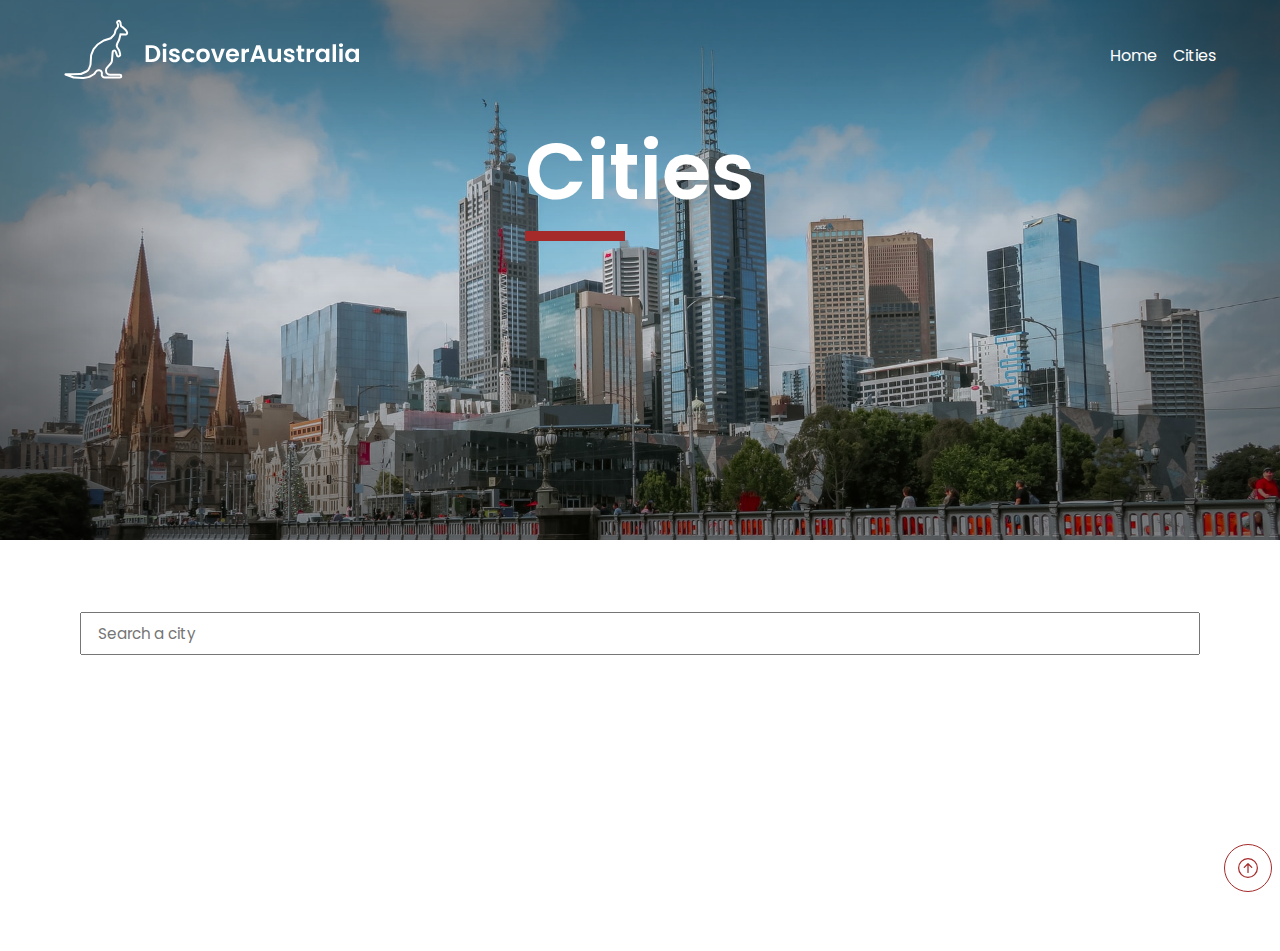
<file: src/cities.html>
<!DOCTYPE html>
<html lang="en">

<head>
    <meta charset="UTF-8">
    <meta name="viewport" content="width=device-width, initial-scale=1.0">
    <link rel="preconnect" href="https://fonts.googleapis.com">
    <link rel="preconnect" href="https://fonts.gstatic.com" crossorigin>
    <link rel="shortcut icon" href="/public/assets/favicon.svg" type="image/x-icon">
    <link href="https://fonts.googleapis.com/css2?family=Poppins:wght@300;400;500;600;700&display=swap"
        rel="stylesheet">
    <link rel="stylesheet" href="/public/styles/main/main.css">
    <link href="https://fonts.googleapis.com/icon?family=Material+Icons+Round" rel="stylesheet">
    <title>Cities | DiscoverAustralia</title>
</head>

<body>
    <section class="hero-section" style="
  background-image: url(/public/assets/melbourne.jpg); 
  height: 60vh; background-position: center; ">
        <div class="hero-nav">
            <ul class="hero-logo">
                <li><img src="/public/assets/logo.svg" alt="Logo"></li>
            </ul>
            <ul class="hero-links">
                <li><a href="index.html">Home</a></li>
                <li><a href="cities.html">Cities</a></li>
            </ul>
            <menu class="hero-menu">
                <span class="material-icons-round">
                    menu
                </span>
            </menu>
        </div>
        <div class="hero-content" style="height: auto; gap: 0;">
            <h2 class="hero-title">Cities</h2>
        </div>
    </section>
    <div class="middle">
        <div class="search-wrapper">
            <input id="cityListSearch" class="btn btn-default loggingSearch" type="search"
                placeholder="Search a city" />
        </div>
        <div class="content-cards"></div>
    </div>
    <div class="backToTop" id="scrollTop" onclick="scrollToTop()">
        <svg xmlns="http://www.w3.org/2000/svg" width="20" height="20" fill="brown" class="bi bi-arrow-up-circle"
            viewBox="0 0 16 16">
            <path fill-rule="evenodd"
                d="M1 8a7 7 0 1 0 14 0A7 7 0 0 0 1 8zm15 0A8 8 0 1 1 0 8a8 8 0 0 1 16 0zm-7.5 3.5a.5.5 0 0 1-1 0V5.707L5.354 7.854a.5.5 0 1 1-.708-.708l3-3a.5.5 0 0 1 .708 0l3 3a.5.5 0 0 1-.708.708L8.5 5.707V11.5z" />
        </svg>
    </div>

    <menu class="menu-box">
        <ul>
            <li><a href="/src/index.html">Home</a></li>
            <li><a href="/src/cities.html">Cities</a></li>
            <li class="close-menu">
                <span class="material-icons-round">
                    close
                </span>
            </li>
        </ul>
    </menu>
    
    <script src="https://ajax.googleapis.com/ajax/libs/jquery/3.5.1/jquery.min.js"></script>
    <script src="./scripts/scrollTop.js"></script>
    <script src="./scripts/menu.js"></script>
    <script src="./scripts/city.js"></script>
</body>

</html>
</file>
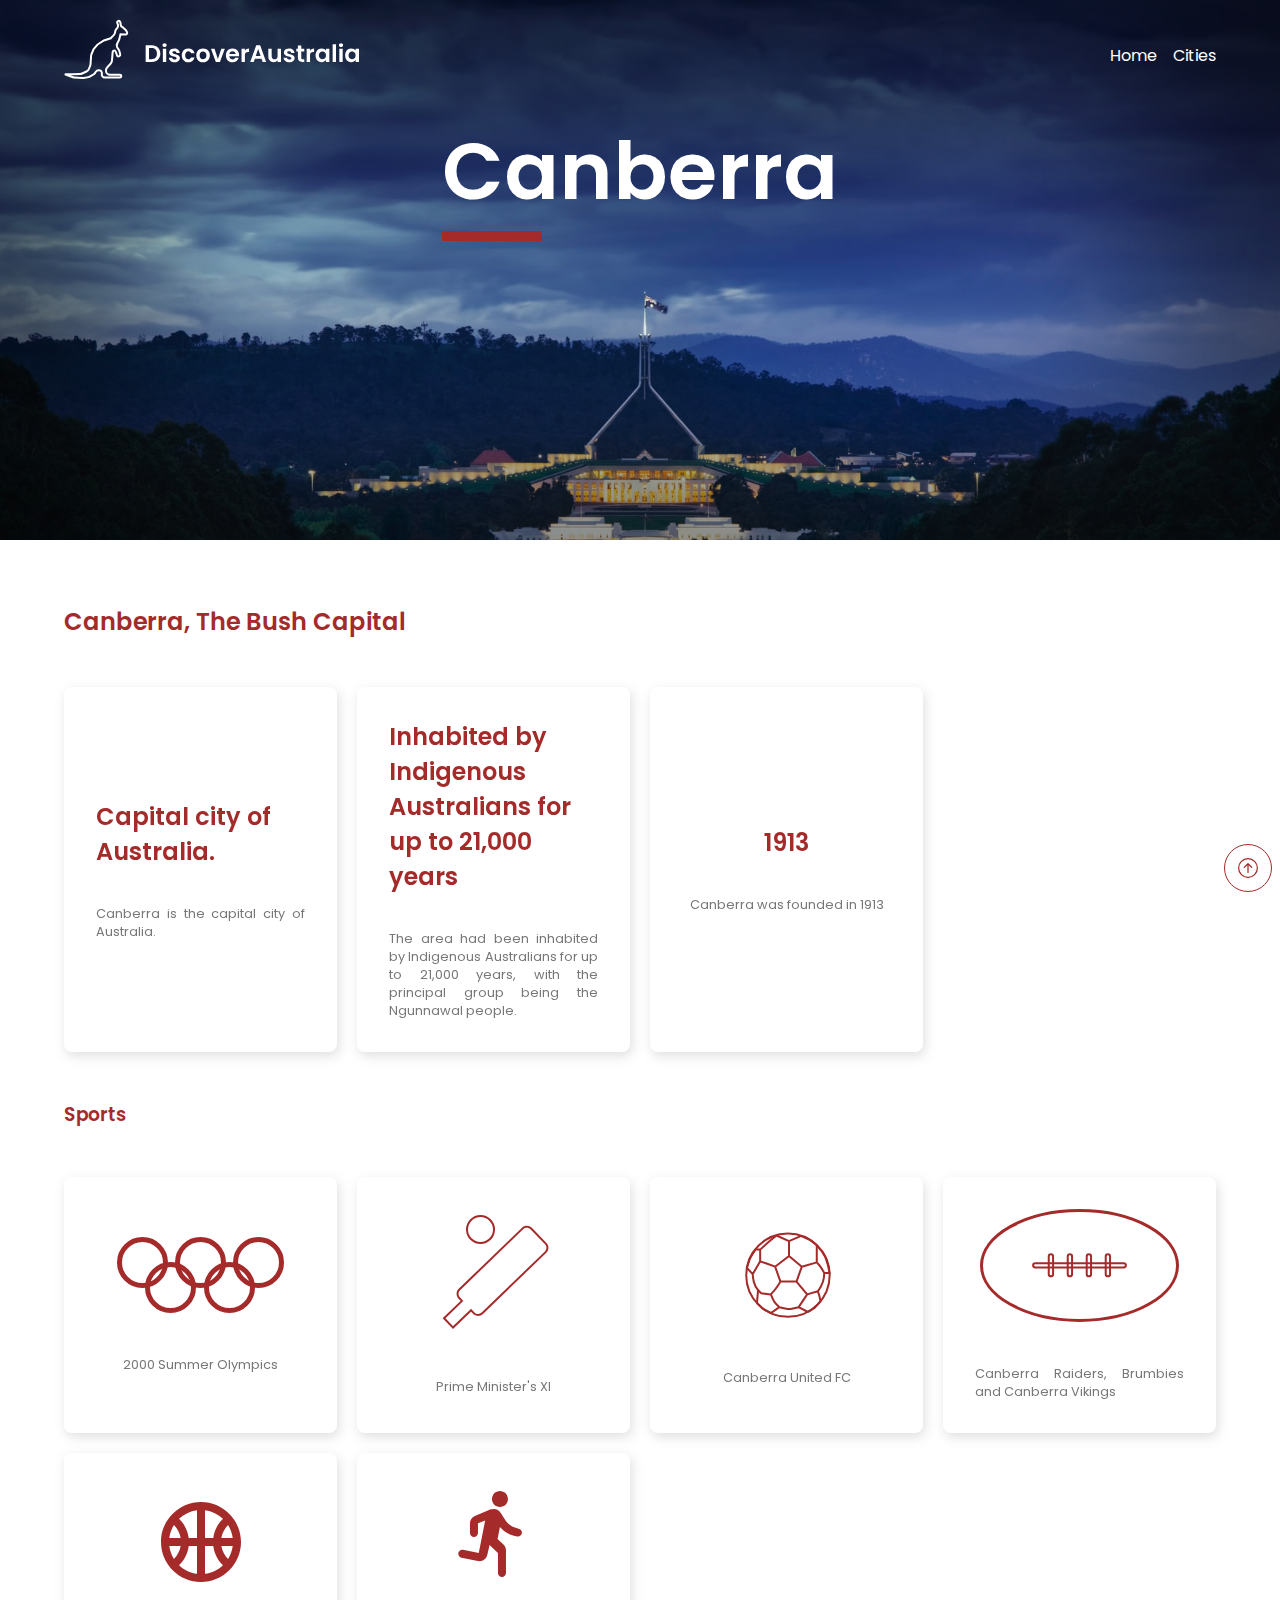
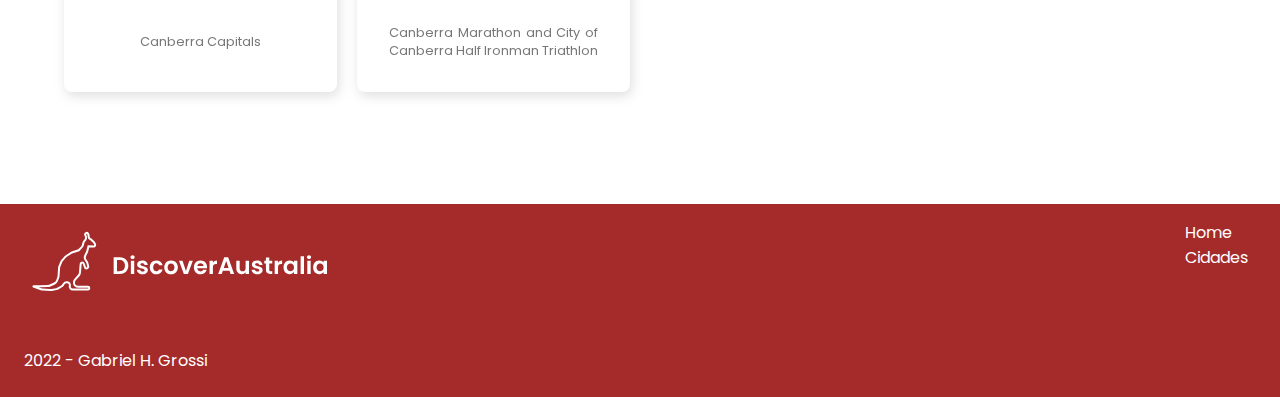
<file: src/cities/canberra.html>
<!DOCTYPE html>
<html lang="en">

<head>
    <meta name="viewport" content="width=device-width, initial-scale=1">
    <meta http-equiv="Content-Type" content="text/html;">
    <link rel="shortcut icon" href="/public/assets/favicon.svg" type="image/x-icon">
    <link rel="stylesheet" href="/public/styles/main/main.css">
    <link href="https://fonts.googleapis.com/icon?family=Material+Icons+Round" rel="stylesheet">
    <title>Canberra | DiscoverAustralia</title>
</head>

<body>
    <section class="hero-canberra hero-section">
        <div class="hero-nav">
            <ul class="hero-logo">
                <li><img src="/public/assets/logo.svg" alt="Logo"></li>
            </ul>
            <ul class="hero-links">
                <li><a href="/src/index.html">Home</a></li>
                <li><a href="/src/cities.html">Cities</a></li>
            </ul>
            <menu class="hero-menu">
                <span class="material-icons-round">
                    menu
                </span>
            </menu>
        </div>
        <div class="hero-content" style="height: auto; gap: 0;">
            <h2 class="hero-title">Canberra</h2>
        </div>
    </section>
    <div class="middle">
        <h2 class="middle-city-title">Canberra, The Bush Capital</h2>
        <div class="content-cards">
            <div class="card">
                <div class="header" data-header>
                    <h2>Capital city of Australia.</h2>
                </div>
                <div class="body" data-body>
                    <p>Canberra is the capital city of Australia.</p>
                </div>
            </div>
            <div class="card">
                <div class="header" data-header>
                    <h2>Inhabited by Indigenous Australians for up to 21,000 years</h2>
                </div>
                <div class="body" data-body>
                    <p>The area had been inhabited by Indigenous Australians for up to 21,000 years, with the principal
                        group being the Ngunnawal people.</p>
                </div>
            </div>

            <div class="card">
                <div class="header" data-header>
                    <h2>1913</h2>
                </div>
                <div class="body" data-body>
                    <p>Canberra was founded in 1913</p>
                </div>
            </div>
        </div>
        <h3 class="middle-city-subtitle">Sports</h3>
        <div class="content-cards">
            <div class="card">
                <div class="header" data-header>
                    <svg width="167" height="76" viewBox="0 0 167 76" fill="none" xmlns="http://www.w3.org/2000/svg">
                        <circle cx="25.5" cy="25.5" r="23" stroke="#A52A2A" stroke-width="5" />
                        <circle cx="83.5" cy="25.5" r="23" stroke="#A52A2A" stroke-width="5" />
                        <circle cx="141.5" cy="25.5" r="23" transform="rotate(-90 141.5 25.5)" stroke="#A52A2A"
                            stroke-width="5" />
                        <circle cx="112.5" cy="50.5" r="23" stroke="#A52A2A" stroke-width="5" />
                        <circle cx="53.5" cy="50.5" r="23" stroke="#A52A2A" stroke-width="5" />
                    </svg>

                </div>
                <div class="body" data-body>
                    <p>2000 Summer Olympics</p>
                </div>
            </div>
            <div class="card">
                <div class="header" data-header>
                    <svg width="113" height="120" viewBox="0 0 113 120" fill="none" xmlns="http://www.w3.org/2000/svg">
                        <path
                            d="M25.0096 85.8741L25.7042 86.5934L26.4236 85.8988L25.7289 85.1794L25.0096 85.8741ZM7.02606 103.241L6.3314 102.521L5.61206 103.216L6.30672 103.935L7.02606 103.241ZM16.0566 112.592L15.3373 113.287L16.0319 114.006L16.7513 113.311L16.0566 112.592ZM34.0401 95.2255L34.7595 94.5308L34.0648 93.8115L33.3455 94.5062L34.0401 95.2255ZM86.3756 14.1021C88.362 12.1839 91.5273 12.2391 93.4456 14.2255L94.8842 12.8362C92.1987 10.0553 87.7672 9.97791 84.9863 12.6635L86.3756 14.1021ZM23.0737 75.2321L86.3756 14.1021L84.9863 12.6635L21.6843 73.7934L23.0737 75.2321ZM22.9503 82.3021C21.032 80.3157 21.0873 77.1503 23.0737 75.2321L21.6843 73.7934C18.9034 76.4789 18.826 80.9104 21.5116 83.6914L22.9503 82.3021ZM25.7289 85.1794L22.9503 82.3021L21.5116 83.6914L24.2902 86.5687L25.7289 85.1794ZM7.72072 103.96L25.7042 86.5934L24.3149 85.1547L6.3314 102.521L7.72072 103.96ZM16.776 111.897L7.7454 102.546L6.30672 103.935L15.3373 113.287L16.776 111.897ZM33.3455 94.5062L15.362 111.873L16.7513 113.311L34.7348 95.9448L33.3455 94.5062ZM37.5381 97.4082L34.7595 94.5308L33.3208 95.9202L36.0994 98.7975L37.5381 97.4082ZM44.6081 97.5316C42.6217 99.4499 39.4563 99.3946 37.5381 97.4082L36.0994 98.7975C38.785 101.578 43.2164 101.656 45.9974 98.9703L44.6081 97.5316ZM107.91 36.4017L44.6081 97.5316L45.9974 98.9703L109.299 37.8403L107.91 36.4017ZM108.033 29.3317C109.952 31.3181 109.896 34.4834 107.91 36.4017L109.299 37.8403C112.08 35.1548 112.158 30.7233 109.472 27.9424L108.033 29.3317ZM93.4456 14.2255L108.033 29.3317L109.472 27.9424L94.8842 12.8362L93.4456 14.2255Z"
                            fill="#A52A2A" />
                        <circle cx="43.5" cy="14.5" r="13.5" stroke="#A52A2A" stroke-width="2" />
                    </svg>

                </div>
                <div class="body" data-body>
                    <p>Prime Minister's XI</p>
                </div>
            </div>
            <div class="card">
                <div class="header" data-header>
                    <svg width="102" height="102" viewBox="0 0 102 102" fill="none" xmlns="http://www.w3.org/2000/svg">
                        <path
                            d="M93.6545 51.197C93.6545 74.1894 74.9791 92.8318 51.9377 92.8318C28.8964 92.8318 10.2209 74.1894 10.2209 51.197C10.2209 28.2045 28.8964 9.56213 51.9377 9.56213C74.9791 9.56213 93.6545 28.2045 93.6545 51.197Z"
                            stroke="#A52A2A" stroke-width="2" />
                        <path
                            d="M53.0037 32.0117L39.1215 42.669M53.0037 32.0117L65.8192 42.669M53.0037 32.0117L53.0037 17.0879M24.1715 37.3401L30.579 39.47L39.1215 42.669M24.1715 37.3401L16.6961 50.1305M24.1715 37.3401L24.1715 25.6155M39.1215 42.669L44.4608 57.591M80.7701 21L80.7701 38.4054M80.7701 21L86.1096 27.747L89.3134 33.0763L89.8665 34.5486C91.6284 39.2378 92.8752 44.1048 93.5851 49.0641V49.0641L88.2455 49.0641M80.7701 21L75.5823 17.1687C74.5304 16.3919 73.3969 15.732 72.2018 15.2009L65.3968 12.1764C65.1436 12.0639 64.8549 12.0615 64.5996 12.1697L53.0037 17.0879M34.8496 70.3815V70.3815C37.6883 67.5483 40.1959 64.4021 42.3241 61.0034L44.4608 57.591M34.8496 70.3815L25.2383 69.3156V69.3156C20.4487 65.2181 17.469 59.3979 16.9451 53.1162L16.6961 50.1305M34.8496 70.3815L37.1422 75.7207C37.7441 77.1224 38.608 78.3963 39.6878 79.474L43.3929 83.1719M44.4608 57.591L53.0037 57.591L60.4796 57.591M22.0345 66.118L20.9999 79L27 85.0001L34.8497 89L43.3929 83.1719M43.3929 83.1719L50.187 84.6789C52.0422 85.0904 53.9655 85.0904 55.8213 84.6788L62.6154 83.1719M62.6154 83.1719L71.1588 70.3815M62.6154 83.1719L71.4983 87.742C71.8096 87.9022 72.1822 87.8879 72.4806 87.7042L78.4998 84.0001L84.4998 77.5001L84.2256 75.9339C83.7029 72.9493 82.9036 70.02 81.838 67.1839V67.1839M71.1588 70.3815L60.4796 57.591M71.1588 70.3815L81.838 67.1839M60.4796 57.591L65.8192 42.669M65.8192 42.669L80.7701 38.4054M88.2455 49.0641V49.0641C88.2455 55.2904 86.2219 61.3499 82.4792 66.3305L81.838 67.1839M88.2455 49.0641L85.5027 44.2734C84.488 42.501 83.2413 40.8719 81.7957 39.4291L80.7701 38.4054M53.0037 17.0879L40.4998 11.5L32.4999 18L24.1715 25.6155M16.6961 50.1305L10.9999 44L12.554 38.4056C13.1813 36.1474 14.1361 33.9929 15.3879 32.0108L19.5 25.5L24.1715 25.6155"
                            stroke="#A52A2A" stroke-width="2" />
                    </svg>
                </div>
                <div class="body" data-body>
                    <p>Canberra United FC</p>
                </div>

            </div>
            <div class="card">
                <div class="header" data-header>
                    <svg width="199" height="113" viewBox="0 0 199 113" fill="none" xmlns="http://www.w3.org/2000/svg">
                        <path
                            d="M197.5 56.4502C197.5 71.2624 186.903 84.9711 169.117 95.0618C151.375 105.127 126.765 111.4 99.5 111.4C72.2347 111.4 47.6246 105.127 29.8831 95.0618C12.0971 84.9711 1.5 71.2624 1.5 56.4502C1.5 41.6379 12.0971 27.9292 29.8831 17.8385C47.6246 7.77309 72.2347 1.5 99.5 1.5C126.765 1.5 151.375 7.77309 169.117 17.8385C186.903 27.9292 197.5 41.6379 197.5 56.4502Z"
                            stroke="#A52A2A" stroke-width="3" />
                        <rect x="53.1241" y="54.1793" width="92.7519" height="4.33086" rx="2.16543" stroke="#A52A2A"
                            stroke-width="2" />
                        <rect x="68.7402" y="45.316" width="4.33086" height="22.0573" rx="2.16543" stroke="#A52A2A"
                            stroke-width="2" />
                        <rect x="87.7328" y="45.316" width="4.33086" height="22.0573" rx="2.16543" stroke="#A52A2A"
                            stroke-width="2" />
                        <rect x="106.725" y="45.316" width="4.33086" height="22.0573" rx="2.16543" stroke="#A52A2A"
                            stroke-width="2" />
                        <rect x="125.718" y="45.316" width="4.33086" height="22.0573" rx="2.16543" stroke="#A52A2A"
                            stroke-width="2" />
                    </svg>
                </div>
                <div class="body" data-body>
                    <p>Canberra Raiders, Brumbies and Canberra Vikings</p>
                </div>
            </div>
            <div class="card">
                <div class="header">
                    <svg xmlns="http://www.w3.org/2000/svg" enable-background="new 0 0 24 24" height="96"
                        viewBox="0 0 24 24" width="96" fill="brown">
                        <g>
                            <path
                                d="M12,2C6.48,2,2,6.48,2,12c0,5.52,4.48,10,10,10s10-4.48,10-10C22,6.48,17.52,2,12,2z M5.23,7.75 C6.1,8.62,6.7,9.74,6.91,11H4.07C4.22,9.82,4.63,8.72,5.23,7.75z M4.07,13h2.84c-0.21,1.26-0.81,2.38-1.68,3.25 C4.63,15.28,4.22,14.18,4.07,13z M11,19.93c-1.73-0.22-3.29-1-4.49-2.14c1.3-1.24,2.19-2.91,2.42-4.79H11V19.93z M11,11H8.93 C8.69,9.12,7.81,7.44,6.5,6.2C7.71,5.06,9.27,4.29,11,4.07V11z M19.93,11h-2.84c0.21-1.26,0.81-2.38,1.68-3.25 C19.37,8.72,19.78,9.82,19.93,11z M13,4.07c1.73,0.22,3.29,0.99,4.5,2.13c-1.31,1.24-2.19,2.92-2.43,4.8H13V4.07z M13,19.93V13 h2.07c0.24,1.88,1.12,3.55,2.42,4.79C16.29,18.93,14.73,19.71,13,19.93z M18.77,16.25c-0.87-0.86-1.46-1.99-1.68-3.25h2.84 C19.78,14.18,19.37,15.28,18.77,16.25z" />
                        </g>
                    </svg>
                </div>
                <div class="body">
                    <p>Canberra Capitals</p>
                </div>
            </div>
            <div class="card">
                <div class="header">
                    <svg xmlns="http://www.w3.org/2000/svg" height="96" width="96" viewBox="0 0 24 24" fill="#A52A2A">
                        <path
                            d="M13.49 5.48c1.1 0 2-.9 2-2s-.9-2-2-2-2 .9-2 2 .9 2 2 2zm-3.17 12l.57-2.5 2.1 2v5c0 .55.45 1 1 1s1-.45 1-1v-5.64c0-.55-.22-1.07-.62-1.45l-1.48-1.41.6-3c1.07 1.24 2.62 2.13 4.36 2.41.6.09 1.14-.39 1.14-1 0-.49-.36-.9-.85-.98-1.52-.25-2.78-1.15-3.45-2.33l-1-1.6c-.4-.6-1-1-1.7-1-.3 0-.5.1-.8.1L7.21 7.76c-.74.32-1.22 1.04-1.22 1.85v2.37c0 .55.45 1 1 1s1-.45 1-1v-2.4l1.8-.7-1.6 8.1-3.92-.8c-.54-.11-1.07.24-1.18.78V17c-.11.54.24 1.07.78 1.18l4.11.82c1.06.21 2.1-.46 2.34-1.52z" />
                    </svg>
                </div>
                <div class="body">
                    <p>Canberra Marathon and City of Canberra Half Ironman Triathlon</p>
                </div>
            </div>
        </div>
    </div>
    <footer>
        <div class="footer-content">
            <img src="/public/assets/logo.svg" alt="Logo">
            <ul>
                <li><a href="/index.html">Home</a></li>
                <li>
                    <a href="/cities.html">Cidades</a>
                </li>
            </ul>
        </div>
        <div class="author">
            <span>2022 - Gabriel H. Grossi</span>
        </div>
    </footer>

    <div class="backToTop" id="scrollTop" onclick="scrollToTop()">
        <svg xmlns="http://www.w3.org/2000/svg" width="20" height="20" fill="brown" class="bi bi-arrow-up-circle"
            viewBox="0 0 16 16">
            <path fill-rule="evenodd"
                d="M1 8a7 7 0 1 0 14 0A7 7 0 0 0 1 8zm15 0A8 8 0 1 1 0 8a8 8 0 0 1 16 0zm-7.5 3.5a.5.5 0 0 1-1 0V5.707L5.354 7.854a.5.5 0 1 1-.708-.708l3-3a.5.5 0 0 1 .708 0l3 3a.5.5 0 0 1-.708.708L8.5 5.707V11.5z" />
        </svg>
    </div>
    <menu class="menu-box">
        <ul>
            <li><a href="/src/index.html">Home</a></li>
            <li><a href="/src/cities.html">Cities</a></li>
            <li class="close-menu">
                <span class="material-icons-round">
                    close
                </span>
            </li>
        </ul>
    </menu>

    <script src="https://ajax.googleapis.com/ajax/libs/jquery/3.5.1/jquery.min.js"></script>
    <script src="../scripts/scrollTop.js"></script>
    <script src="../scripts/menu.js"></script>
</body>

</html>
</file>
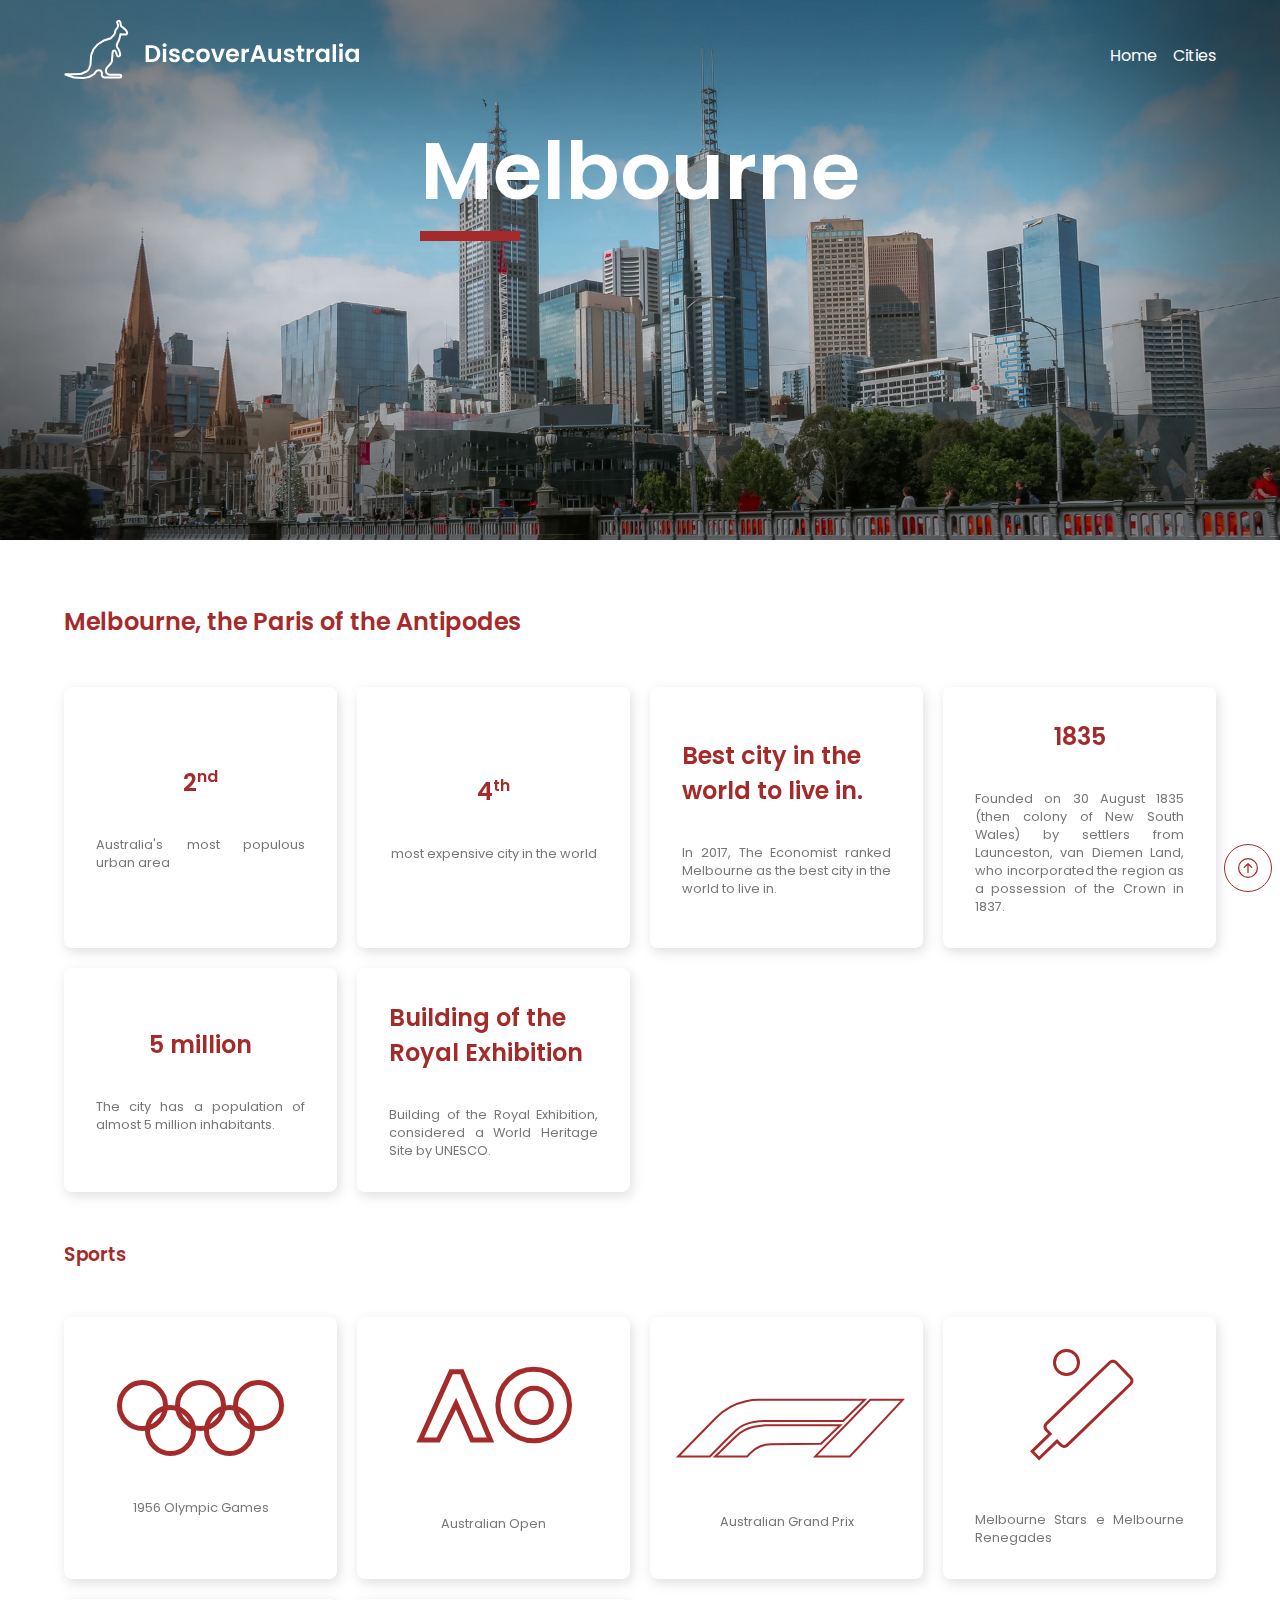
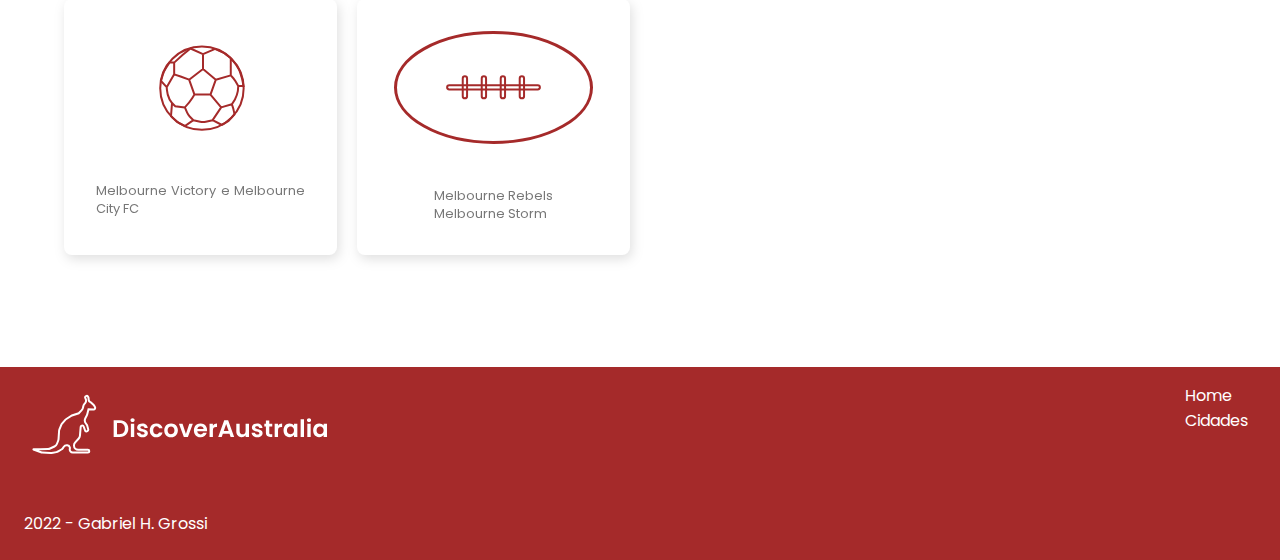
<file: src/cities/melbourne.html>
<!DOCTYPE html>
<html lang="en">

<head>
    <meta name="viewport" content="width=device-width, initial-scale=1">
    <meta http-equiv="Content-Type" content="text/html;">
    <link rel="shortcut icon" href="/public/assets/favicon.svg" type="image/x-icon">
    <link rel="stylesheet" href="/public/styles/main/main.css">
    <link href="https://fonts.googleapis.com/icon?family=Material+Icons+Round" rel="stylesheet">
    <title>Melbourne | DiscoverAustralia</title>
</head>

<body>
    <section class="hero-melbourne hero-section">
        <div class="hero-nav">
            <ul class="hero-logo">
                <li><img src="/public/assets/logo.svg" alt="Logo"></li>
            </ul>
            <ul class="hero-links">
                <li><a href="/src/index.html">Home</a></li>
                <li><a href="/src/cities.html">Cities</a></li>
            </ul>
            <menu class="hero-menu">
                <span class="material-icons-round">
                    menu
                </span>
            </menu>
        </div>
        <div class="hero-content" style="height: auto; gap: 0;">
            <h2 class="hero-title">Melbourne</h2>
        </div>
    </section>
    <div class="middle">
        <h2 class="middle-city-title">Melbourne, the Paris of the Antipodes</h2>
        <div class="content-cards">
            <div class="card">
                <div class="header">
                    <h2>2<sup>nd</sup></h2>
                </div>
                <div class="body">
                    <p>Australia's most populous urban area</p>
                </div>
            </div>
            <div class="card">
                <div class="header">
                    <h2>4<sup>th</sup></h2>
                </div>
                <div class="body">
                    <p>most expensive city in the world</p>
                </div>
            </div>
            <div class="card">
                <div class="header">
                    <h2>Best city in the world to live in.</h2>
                </div>
                <div class="body">
                    <p>In 2017, The Economist ranked Melbourne as the best city in the world to live in.</p>
                </div>
            </div>

            <div class="card">
                <div class="header">
                    <h2>1835</h2>
                </div>
                <div class="body">
                    <p>Founded on 30 August 1835 (then colony of New South Wales) by settlers from Launceston, van
                        Diemen Land, who incorporated the region as a possession of the Crown in 1837.</p>
                </div>
            </div>

            <div class="card">
                <div class="header">
                    <h2>5 million</h2>
                </div>
                <div class="body">
                    <p>The city has a population of almost 5 million inhabitants.</p>
                </div>
            </div>
            <div class="card">
                <div class="header">
                    <h2>Building of the Royal Exhibition</h2>
                </div>
                <div class="body">
                    <p>Building of the Royal Exhibition, considered a World Heritage Site by UNESCO.</p>
                </div>
            </div>
        </div>
        <h3 class="middle-city-subtitle">Sports</h3>
        <div class="content-cards">
            <div class="card">
                <div class="header">
                    <svg width="167" height="76" viewBox="0 0 167 76" fill="none" xmlns="http://www.w3.org/2000/svg">
                        <circle cx="25.5" cy="25.5" r="23" stroke="#A52A2A" stroke-width="5" />
                        <circle cx="83.5" cy="25.5" r="23" stroke="#A52A2A" stroke-width="5" />
                        <circle cx="141.5" cy="25.5" r="23" transform="rotate(-90 141.5 25.5)" stroke="#A52A2A"
                            stroke-width="5" />
                        <circle cx="112.5" cy="50.5" r="23" stroke="#A52A2A" stroke-width="5" />
                        <circle cx="53.5" cy="50.5" r="23" stroke="#A52A2A" stroke-width="5" />
                    </svg>

                </div>
                <div class="body">
                    <p>1956 Olympic Games</p>
                </div>
            </div>
            <div class="card">
                <div class="header">
                    <svg width="156" height="108" viewBox="0 0 156 108" fill="none" xmlns="http://www.w3.org/2000/svg">
                        <path
                            d="M45.9008 7.86304L74.4599 76.0475L56.0898 76.0475L42.1877 44.5852L40.0143 39.6667L37.6545 44.4986L22.2468 76.0475L4.30232 76.0475L35.0031 7.86294L45.9008 7.86304Z"
                            stroke="#A52A2A" stroke-width="5" />
                        <circle cx="117.683" cy="40.9977" r="35.8165" stroke="#A52A2A" stroke-width="5" />
                        <circle cx="118.067" cy="41.3809" r="17.2424" stroke="#A52A2A" stroke-width="5" />
                    </svg>

                </div>
                <div class="body">
                    <p>Australian Open</p>
                </div>
            </div>
            <div class="card">
                <div class="header">
                    <svg width="237" height="104" viewBox="0 0 237 104" fill="none" xmlns="http://www.w3.org/2000/svg">
                        <path
                            d="M196.792 33.8181L90.8688 33.8181C86.5069 33.8181 82.1579 34.2919 77.8983 35.2312C66.447 37.7565 55.9818 43.5697 47.787 51.9574L10.1464 90.4838L41.9022 90.4838L56.9243 75.2308L68.3386 63.9628C70.5941 61.7363 73.2741 59.986 76.2195 58.8159C82.4417 56.344 89.0763 55.0745 95.7716 55.0745L102.181 55.0745L175.2 55.0745L196.792 33.8181Z"
                            stroke="#A52A2A" stroke-width="2" />
                        <path d="M147.33 90.3938L202.244 33.8264H234.696L181.802 90.3938H147.33Z" stroke="#A52A2A"
                            stroke-width="2" />
                        <path
                            d="M79.1088 90.5841H47.0602L53.6215 84.3209L53.6216 84.321L53.6288 84.3139L67.8858 70.4256C72.8387 65.6008 79.051 62.2698 85.81 60.8141L96.9241 59.3071H172.309L152.93 77.6577L102.878 78.1701C99.2701 78.2071 95.7006 78.9191 92.3543 80.2694C88.2984 81.9059 84.6665 84.4413 81.7322 87.6845L79.1088 90.5841Z"
                            stroke="#A52A2A" stroke-width="2" />
                    </svg>
                </div>
                <div class="body">
                    <p>Australian Grand Prix</p>
                </div>
            </div>
            <div class="card">
                <div class="header">
                    <svg width="113" height="119" viewBox="0 0 113 119" fill="none" xmlns="http://www.w3.org/2000/svg">
                        <mask id="path-1-inside-1_128_41" fill="white">
                            <path fill-rule="evenodd" clip-rule="evenodd"
                                d="M94.1649 12.5309C91.863 10.1472 88.0646 10.0809 85.6809 12.3828L22.379 73.5127C19.9953 75.8146 19.929 79.613 22.2309 81.9967L25.0096 84.8741L7.02606 102.241L16.0566 111.592L34.0401 94.2255L36.8187 97.1029C39.1206 99.4865 42.9191 99.5528 45.3027 97.2509L108.605 36.121C110.988 33.8191 111.055 30.0207 108.753 27.637L94.1649 12.5309Z" />
                        </mask>
                        <path
                            d="M25.0096 84.8741L27.0935 87.0321L29.2515 84.9481L27.1676 82.7901L25.0096 84.8741ZM7.02606 102.241L4.94208 100.083L2.78406 102.166L4.86804 104.325L7.02606 102.241ZM16.0566 111.592L13.8986 113.676L15.9826 115.834L18.1406 113.75L16.0566 111.592ZM34.0401 94.2255L36.1981 92.1415L34.1142 89.9835L31.9561 92.0675L34.0401 94.2255ZM87.7649 14.5408C88.9567 13.3899 90.8559 13.423 92.0069 14.6149L96.3229 10.4469C92.8701 6.87138 87.1725 6.77193 83.5969 10.2248L87.7649 14.5408ZM24.463 75.6708L87.7649 14.5408L83.5969 10.2248L20.295 71.3547L24.463 75.6708ZM24.3889 79.9127C23.238 78.7209 23.2711 76.8217 24.463 75.6708L20.295 71.3547C16.7195 74.8076 16.6201 80.5052 20.0729 84.0807L24.3889 79.9127ZM27.1676 82.7901L24.3889 79.9127L20.0729 84.0807L22.8515 86.9581L27.1676 82.7901ZM9.11003 104.399L27.0935 87.0321L22.9256 82.7161L4.94208 100.083L9.11003 104.399ZM18.2146 109.508L9.18408 100.157L4.86804 104.325L13.8986 113.676L18.2146 109.508ZM31.9561 92.0675L13.9726 109.434L18.1406 113.75L36.1241 96.3835L31.9561 92.0675ZM38.9768 95.0189L36.1981 92.1415L31.8821 96.3095L34.6607 99.1868L38.9768 95.0189ZM43.2188 95.0929C42.0269 96.2439 40.1277 96.2107 38.9768 95.0189L34.6607 99.1868C38.1136 102.762 43.8112 102.862 47.3867 99.409L43.2188 95.0929ZM106.521 33.963L43.2188 95.0929L47.3867 99.409L110.689 38.279L106.521 33.963ZM106.595 29.721C107.746 30.9128 107.713 32.812 106.521 33.963L110.689 38.279C114.264 34.8262 114.364 29.1286 110.911 25.553L106.595 29.721ZM92.0069 14.6149L106.595 29.721L110.911 25.553L96.3229 10.4469L92.0069 14.6149Z"
                            fill="#A52A2A" mask="url(#path-1-inside-1_128_41)" />
                        <circle cx="43.5" cy="13.5" r="12" stroke="#A52A2A" stroke-width="3" />
                    </svg>

                </div>
                <div class="body">
                    <p>Melbourne Stars e Melbourne Renegades</p>
                </div>
            </div>
            <div class="card">
                <div class="header">
                    <svg width="102" height="102" viewBox="0 0 102 102" fill="none" xmlns="http://www.w3.org/2000/svg">
                        <path
                            d="M93.6545 51.197C93.6545 74.1894 74.9791 92.8318 51.9377 92.8318C28.8964 92.8318 10.2209 74.1894 10.2209 51.197C10.2209 28.2045 28.8964 9.56213 51.9377 9.56213C74.9791 9.56213 93.6545 28.2045 93.6545 51.197Z"
                            stroke="#A52A2A" stroke-width="2" />
                        <path
                            d="M53.0037 32.0117L39.1215 42.669M53.0037 32.0117L65.8192 42.669M53.0037 32.0117L53.0037 17.0879M24.1715 37.3401L30.579 39.47L39.1215 42.669M24.1715 37.3401L16.6961 50.1305M24.1715 37.3401L24.1715 25.6155M39.1215 42.669L44.4608 57.591M80.7701 21L80.7701 38.4054M80.7701 21L86.1096 27.747L89.3134 33.0763L89.8665 34.5486C91.6284 39.2378 92.8752 44.1048 93.5851 49.0641V49.0641L88.2455 49.0641M80.7701 21L75.5823 17.1687C74.5304 16.3919 73.3969 15.732 72.2018 15.2009L65.3968 12.1764C65.1436 12.0639 64.8549 12.0615 64.5996 12.1697L53.0037 17.0879M34.8496 70.3815V70.3815C37.6883 67.5483 40.1959 64.4021 42.3241 61.0034L44.4608 57.591M34.8496 70.3815L25.2383 69.3156V69.3156C20.4487 65.2181 17.469 59.3979 16.9451 53.1162L16.6961 50.1305M34.8496 70.3815L37.1422 75.7207C37.7441 77.1224 38.608 78.3963 39.6878 79.474L43.3929 83.1719M44.4608 57.591L53.0037 57.591L60.4796 57.591M22.0345 66.118L20.9999 79L27 85.0001L34.8497 89L43.3929 83.1719M43.3929 83.1719L50.187 84.6789C52.0422 85.0904 53.9655 85.0904 55.8213 84.6788L62.6154 83.1719M62.6154 83.1719L71.1588 70.3815M62.6154 83.1719L71.4983 87.742C71.8096 87.9022 72.1822 87.8879 72.4806 87.7042L78.4998 84.0001L84.4998 77.5001L84.2256 75.9339C83.7029 72.9493 82.9036 70.02 81.838 67.1839V67.1839M71.1588 70.3815L60.4796 57.591M71.1588 70.3815L81.838 67.1839M60.4796 57.591L65.8192 42.669M65.8192 42.669L80.7701 38.4054M88.2455 49.0641V49.0641C88.2455 55.2904 86.2219 61.3499 82.4792 66.3305L81.838 67.1839M88.2455 49.0641L85.5027 44.2734C84.488 42.501 83.2413 40.8719 81.7957 39.4291L80.7701 38.4054M53.0037 17.0879L40.4998 11.5L32.4999 18L24.1715 25.6155M16.6961 50.1305L10.9999 44L12.554 38.4056C13.1813 36.1474 14.1361 33.9929 15.3879 32.0108L19.5 25.5L24.1715 25.6155"
                            stroke="#A52A2A" stroke-width="2" />
                    </svg>
                </div>
                <div class="body">
                    <p>Melbourne Victory e Melbourne City FC</p>
                </div>
            </div>
            <div class="card">
                <div class="header">
                    <svg width="199" height="113" viewBox="0 0 199 113" fill="none" xmlns="http://www.w3.org/2000/svg">
                        <path
                            d="M197.5 56.4502C197.5 71.2624 186.903 84.9711 169.117 95.0618C151.375 105.127 126.765 111.4 99.5 111.4C72.2347 111.4 47.6246 105.127 29.8831 95.0618C12.0971 84.9711 1.5 71.2624 1.5 56.4502C1.5 41.6379 12.0971 27.9292 29.8831 17.8385C47.6246 7.77309 72.2347 1.5 99.5 1.5C126.765 1.5 151.375 7.77309 169.117 17.8385C186.903 27.9292 197.5 41.6379 197.5 56.4502Z"
                            stroke="#A52A2A" stroke-width="3" />
                        <rect x="53.1241" y="54.1793" width="92.7519" height="4.33086" rx="2.16543" stroke="#A52A2A"
                            stroke-width="2" />
                        <rect x="68.7402" y="45.316" width="4.33086" height="22.0573" rx="2.16543" stroke="#A52A2A"
                            stroke-width="2" />
                        <rect x="87.7328" y="45.316" width="4.33086" height="22.0573" rx="2.16543" stroke="#A52A2A"
                            stroke-width="2" />
                        <rect x="106.725" y="45.316" width="4.33086" height="22.0573" rx="2.16543" stroke="#A52A2A"
                            stroke-width="2" />
                        <rect x="125.718" y="45.316" width="4.33086" height="22.0573" rx="2.16543" stroke="#A52A2A"
                            stroke-width="2" />
                    </svg>

                </div>
                <div class="body">
                    <p>Melbourne Rebels</p>
                    <p>Melbourne Storm</p>
                </div>
            </div>
        </div>
    </div>
    <footer>
        <div class="footer-content">
            <img src="/public/assets/logo.svg" alt="Logo">
            <ul>
                <li><a href="/index.html">Home</a></li>
                <li>
                    <a href="/cities.html">Cidades</a>
                </li>
            </ul>
        </div>
        <div class="author">
            <span>2022 - Gabriel H. Grossi</span>
        </div>
    </footer>

    <div class="backToTop" id="scrollTop" onclick="scrollToTop()">
        <svg xmlns="http://www.w3.org/2000/svg" width="20" height="20" fill="brown" class="bi bi-arrow-up-circle"
            viewBox="0 0 16 16">
            <path fill-rule="evenodd"
                d="M1 8a7 7 0 1 0 14 0A7 7 0 0 0 1 8zm15 0A8 8 0 1 1 0 8a8 8 0 0 1 16 0zm-7.5 3.5a.5.5 0 0 1-1 0V5.707L5.354 7.854a.5.5 0 1 1-.708-.708l3-3a.5.5 0 0 1 .708 0l3 3a.5.5 0 0 1-.708.708L8.5 5.707V11.5z" />
        </svg>
    </div>

    <menu class="menu-box">
        <ul>
            <li><a href="/src/index.html">Home</a></li>
            <li><a href="/src/cities.html">Cities</a></li>
            <li class="close-menu">
                <span class="material-icons-round">
                    close
                </span>
            </li>
        </ul>
    </menu>

    <script src="https://ajax.googleapis.com/ajax/libs/jquery/3.5.1/jquery.min.js"></script>
    <script src="../scripts/scrollTop.js"></script>
    <script src="../scripts/menu.js"></script>
</body>

</html>
</file>
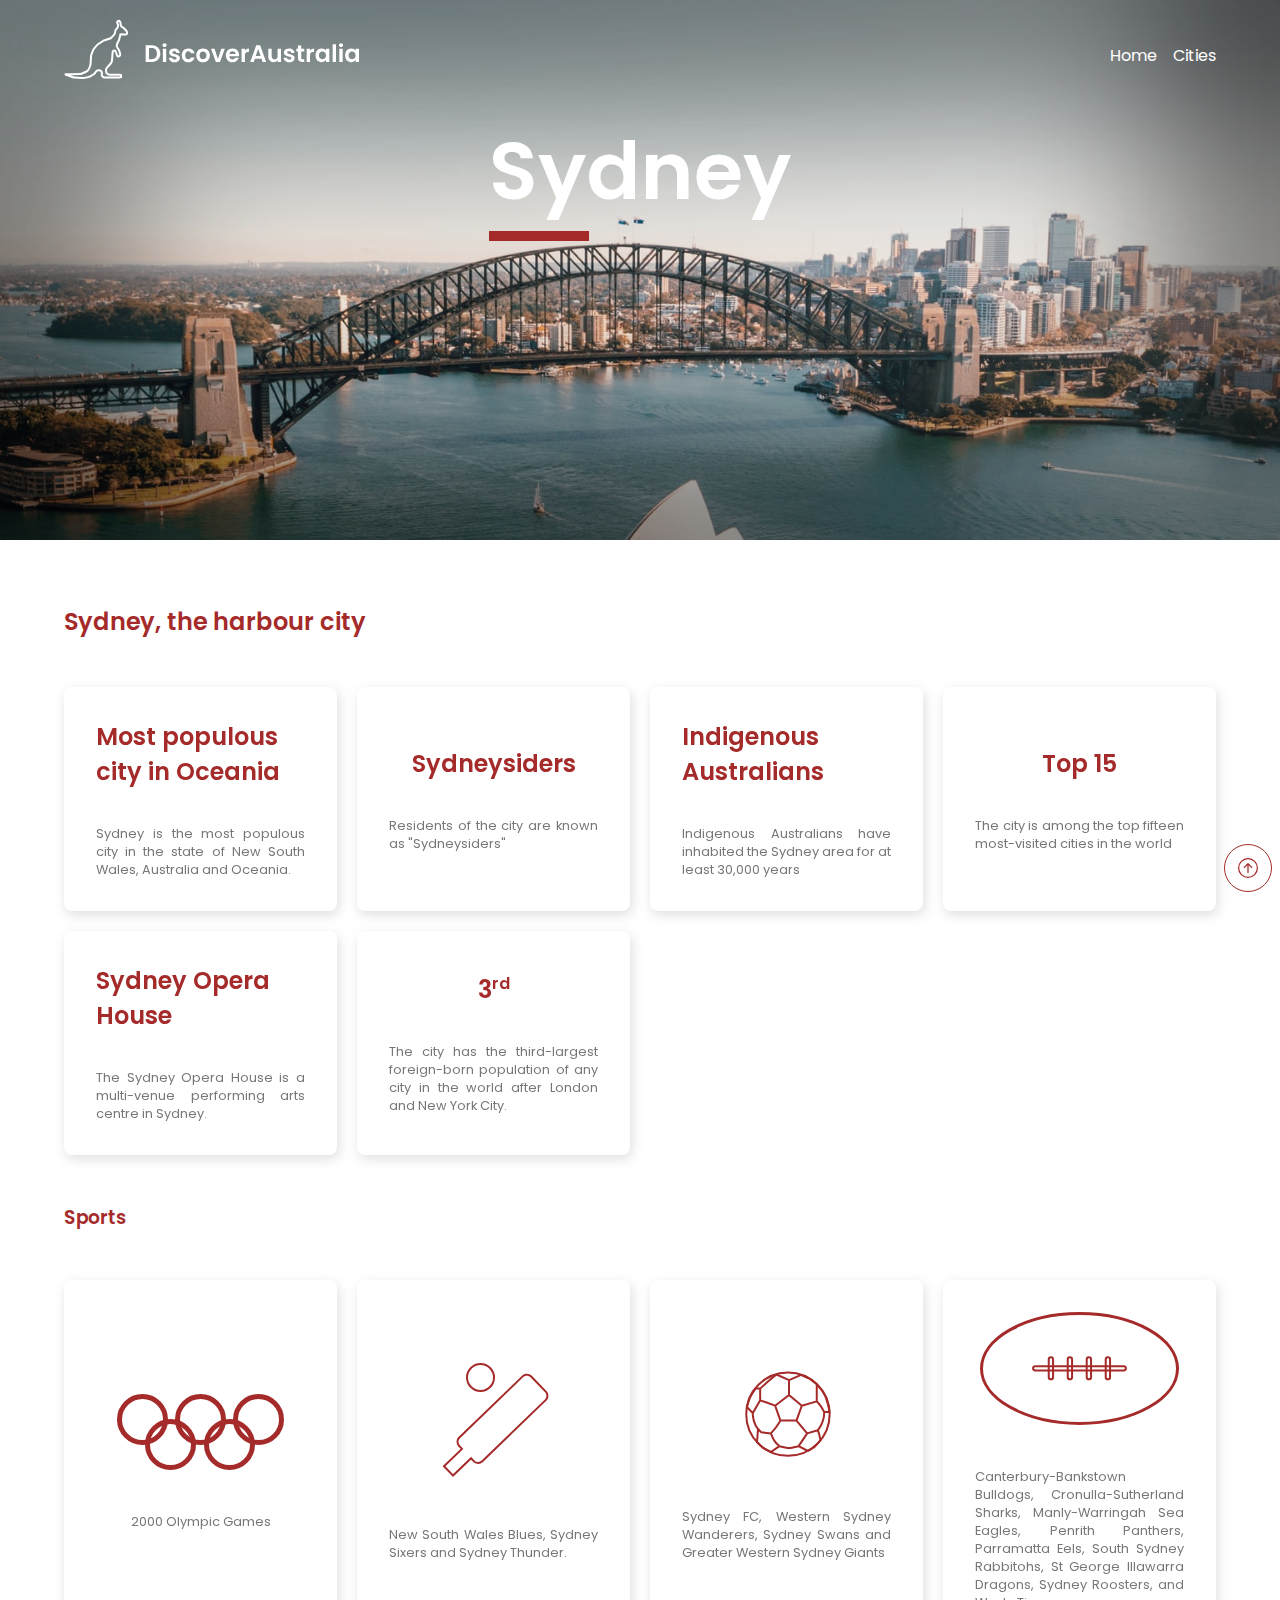
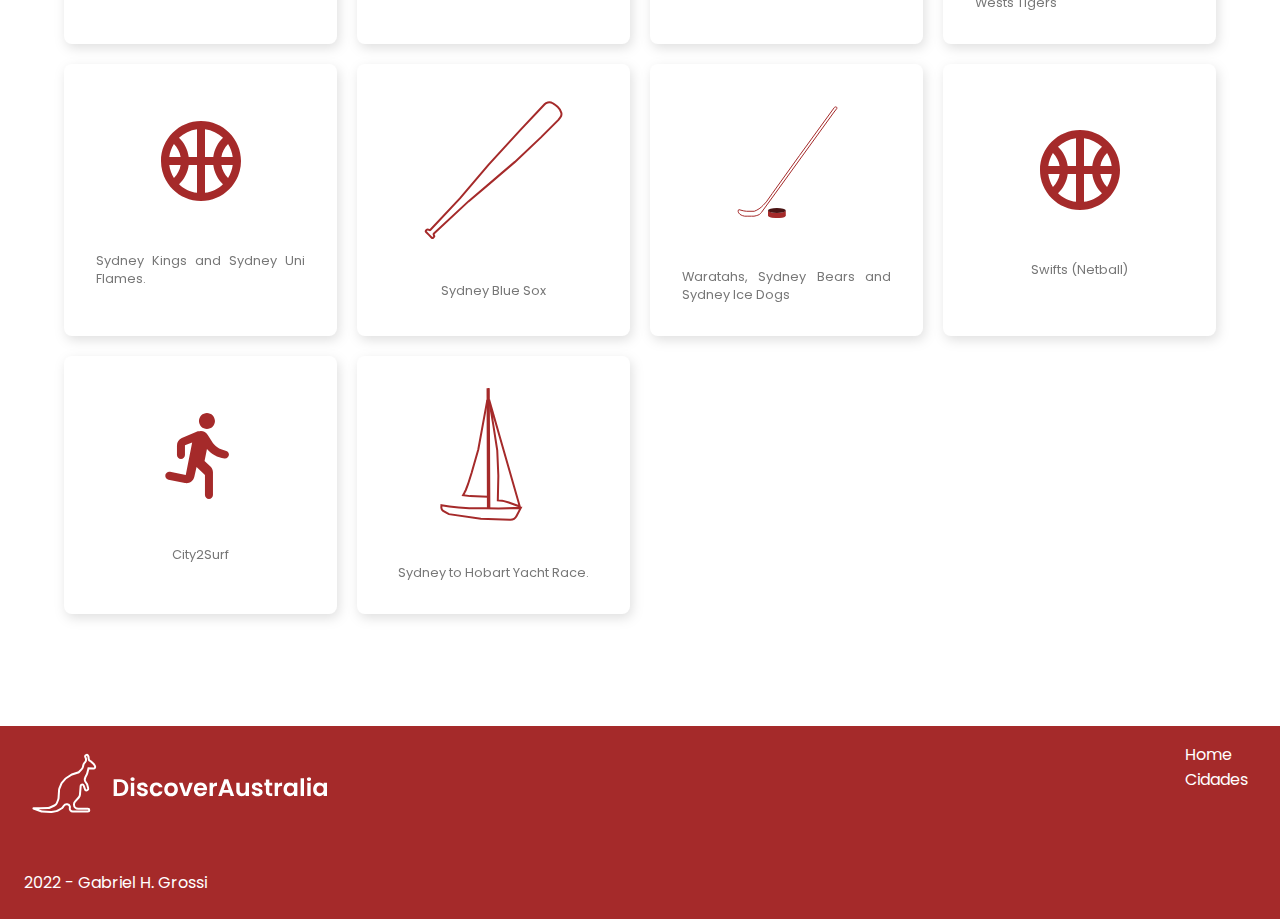
<file: src/cities/sydney.html>
<!DOCTYPE html>
<html lang="en">

<head>
    <meta name="viewport" content="width=device-width, initial-scale=1">
    <meta http-equiv="Content-Type" content="text/html;">
    <link rel="shortcut icon" href="/public/assets/favicon.svg" type="image/x-icon">
    <link rel="stylesheet" href="/public/styles/main/main.css">
    <link href="https://fonts.googleapis.com/icon?family=Material+Icons+Round" rel="stylesheet">
    <title>Sydney | DiscoverAustralia</title>
</head>

<body>
    <section class="hero-sydney hero-section">
        <div class="hero-nav">
            <ul class="hero-logo">
                <li><img src="/public/assets/logo.svg" alt="Logo"></li>
            </ul>
            <ul class="hero-links">
                <li><a href="/src/index.html">Home</a></li>
                <li><a href="/src/cities.html">Cities</a></li>
            </ul>
            <menu class="hero-menu">
                <span class="material-icons-round">
                    menu
                </span>
            </menu>
        </div>
        <div class="hero-content" style="height: auto; gap: 0;">
            <h2 class="hero-title">Sydney</h2>
        </div>
    </section>
    <section class="middle">
        <h2 class="middle-city-title">Sydney, the harbour city</h2>
        <div class="content-cards">
            <div class="card">
                <div class="header">
                    <h2>Most populous city in Oceania</h2>
                </div>
                <div class="body">
                    <p>Sydney is the most populous city in the state of New South Wales, Australia and Oceania.</p>
                </div>
            </div>
            <div class="card">
                <div class="header">
                    <h2>Sydneysiders</h2>
                </div>
                <div class="body">
                    <p>Residents of the city are known as "Sydneysiders"</p>
                </div>
            </div>
            <div class="card">
                <div class="header">
                    <h2>Indigenous Australians</h2>
                </div>
                <div class="body">
                    <p>Indigenous Australians have inhabited the Sydney area for at least 30,000 years</p>
                </div>
            </div>

            <div class="card">
                <div class="header">
                    <h2>Top 15</h2>
                </div>
                <div class="body">
                    <p>The city is among the top fifteen most-visited cities in the world</p>
                </div>
            </div>

            <div class="card">
                <div class="header">
                    <h2>Sydney Opera House</h2>
                </div>
                <div class="body">
                    <p>The Sydney Opera House is a multi-venue performing arts centre in Sydney.</p>
                </div>
            </div>
            <div class="card">
                <div class="header">
                    <h2>3<sup>rd</sup></h2>
                </div>
                <div class="body">
                    <p>The city has the third-largest foreign-born population of any city in the world after London and
                        New York City.</p>
                </div>
            </div>
        </div>
        <h3 class="middle-city-subtitle">Sports</h3>
        <div class="content-cards">
            <div class="card">
                <div class="header">
                    <svg width="167" height="76" viewBox="0 0 167 76" fill="none" xmlns="http://www.w3.org/2000/svg">
                        <circle cx="25.5" cy="25.5" r="23" stroke="#A52A2A" stroke-width="5" />
                        <circle cx="83.5" cy="25.5" r="23" stroke="#A52A2A" stroke-width="5" />
                        <circle cx="141.5" cy="25.5" r="23" transform="rotate(-90 141.5 25.5)" stroke="#A52A2A"
                            stroke-width="5" />
                        <circle cx="112.5" cy="50.5" r="23" stroke="#A52A2A" stroke-width="5" />
                        <circle cx="53.5" cy="50.5" r="23" stroke="#A52A2A" stroke-width="5" />
                    </svg>

                </div>
                <div class="body">
                    <p>2000 Olympic Games</p>
                </div>
            </div>
            <div class="card">
                <div class="header">
                    <svg width="113" height="120" viewBox="0 0 113 120" fill="none" xmlns="http://www.w3.org/2000/svg">
                        <path
                            d="M25.0096 85.8741L25.7042 86.5934L26.4236 85.8988L25.7289 85.1794L25.0096 85.8741ZM7.02606 103.241L6.3314 102.521L5.61206 103.216L6.30672 103.935L7.02606 103.241ZM16.0566 112.592L15.3373 113.287L16.0319 114.006L16.7513 113.311L16.0566 112.592ZM34.0401 95.2255L34.7595 94.5308L34.0648 93.8115L33.3455 94.5062L34.0401 95.2255ZM86.3756 14.1021C88.362 12.1839 91.5273 12.2391 93.4456 14.2255L94.8842 12.8362C92.1987 10.0553 87.7672 9.97791 84.9863 12.6635L86.3756 14.1021ZM23.0737 75.2321L86.3756 14.1021L84.9863 12.6635L21.6843 73.7934L23.0737 75.2321ZM22.9503 82.3021C21.032 80.3157 21.0873 77.1503 23.0737 75.2321L21.6843 73.7934C18.9034 76.4789 18.826 80.9104 21.5116 83.6914L22.9503 82.3021ZM25.7289 85.1794L22.9503 82.3021L21.5116 83.6914L24.2902 86.5687L25.7289 85.1794ZM7.72072 103.96L25.7042 86.5934L24.3149 85.1547L6.3314 102.521L7.72072 103.96ZM16.776 111.897L7.7454 102.546L6.30672 103.935L15.3373 113.287L16.776 111.897ZM33.3455 94.5062L15.362 111.873L16.7513 113.311L34.7348 95.9448L33.3455 94.5062ZM37.5381 97.4082L34.7595 94.5308L33.3208 95.9202L36.0994 98.7975L37.5381 97.4082ZM44.6081 97.5316C42.6217 99.4499 39.4563 99.3946 37.5381 97.4082L36.0994 98.7975C38.785 101.578 43.2164 101.656 45.9974 98.9703L44.6081 97.5316ZM107.91 36.4017L44.6081 97.5316L45.9974 98.9703L109.299 37.8403L107.91 36.4017ZM108.033 29.3317C109.952 31.3181 109.896 34.4834 107.91 36.4017L109.299 37.8403C112.08 35.1548 112.158 30.7233 109.472 27.9424L108.033 29.3317ZM93.4456 14.2255L108.033 29.3317L109.472 27.9424L94.8842 12.8362L93.4456 14.2255Z"
                            fill="#A52A2A" />
                        <circle cx="43.5" cy="14.5" r="13.5" stroke="#A52A2A" stroke-width="2" />
                    </svg>

                </div>
                <div class="body">
                    <p>New South Wales Blues, Sydney Sixers and Sydney Thunder.</p>
                </div>
            </div>
            <div class="card">
                <div class="header">
                    <svg width="102" height="102" viewBox="0 0 102 102" fill="none" xmlns="http://www.w3.org/2000/svg">
                        <path
                            d="M93.6545 51.197C93.6545 74.1894 74.9791 92.8318 51.9377 92.8318C28.8964 92.8318 10.2209 74.1894 10.2209 51.197C10.2209 28.2045 28.8964 9.56213 51.9377 9.56213C74.9791 9.56213 93.6545 28.2045 93.6545 51.197Z"
                            stroke="#A52A2A" stroke-width="2" />
                        <path
                            d="M53.0037 32.0117L39.1215 42.669M53.0037 32.0117L65.8192 42.669M53.0037 32.0117L53.0037 17.0879M24.1715 37.3401L30.579 39.47L39.1215 42.669M24.1715 37.3401L16.6961 50.1305M24.1715 37.3401L24.1715 25.6155M39.1215 42.669L44.4608 57.591M80.7701 21L80.7701 38.4054M80.7701 21L86.1096 27.747L89.3134 33.0763L89.8665 34.5486C91.6284 39.2378 92.8752 44.1048 93.5851 49.0641V49.0641L88.2455 49.0641M80.7701 21L75.5823 17.1687C74.5304 16.3919 73.3969 15.732 72.2018 15.2009L65.3968 12.1764C65.1436 12.0639 64.8549 12.0615 64.5996 12.1697L53.0037 17.0879M34.8496 70.3815V70.3815C37.6883 67.5483 40.1959 64.4021 42.3241 61.0034L44.4608 57.591M34.8496 70.3815L25.2383 69.3156V69.3156C20.4487 65.2181 17.469 59.3979 16.9451 53.1162L16.6961 50.1305M34.8496 70.3815L37.1422 75.7207C37.7441 77.1224 38.608 78.3963 39.6878 79.474L43.3929 83.1719M44.4608 57.591L53.0037 57.591L60.4796 57.591M22.0345 66.118L20.9999 79L27 85.0001L34.8497 89L43.3929 83.1719M43.3929 83.1719L50.187 84.6789C52.0422 85.0904 53.9655 85.0904 55.8213 84.6788L62.6154 83.1719M62.6154 83.1719L71.1588 70.3815M62.6154 83.1719L71.4983 87.742C71.8096 87.9022 72.1822 87.8879 72.4806 87.7042L78.4998 84.0001L84.4998 77.5001L84.2256 75.9339C83.7029 72.9493 82.9036 70.02 81.838 67.1839V67.1839M71.1588 70.3815L60.4796 57.591M71.1588 70.3815L81.838 67.1839M60.4796 57.591L65.8192 42.669M65.8192 42.669L80.7701 38.4054M88.2455 49.0641V49.0641C88.2455 55.2904 86.2219 61.3499 82.4792 66.3305L81.838 67.1839M88.2455 49.0641L85.5027 44.2734C84.488 42.501 83.2413 40.8719 81.7957 39.4291L80.7701 38.4054M53.0037 17.0879L40.4998 11.5L32.4999 18L24.1715 25.6155M16.6961 50.1305L10.9999 44L12.554 38.4056C13.1813 36.1474 14.1361 33.9929 15.3879 32.0108L19.5 25.5L24.1715 25.6155"
                            stroke="#A52A2A" stroke-width="2" />
                    </svg>
                </div>
                <div class="body">
                    <p>Sydney FC, Western Sydney Wanderers, Sydney Swans and Greater Western Sydney Giants</p>
                </div>

            </div>
            <div class="card">
                <div class="header">
                    <svg width="199" height="113" viewBox="0 0 199 113" fill="none" xmlns="http://www.w3.org/2000/svg">
                        <path
                            d="M197.5 56.4502C197.5 71.2624 186.903 84.9711 169.117 95.0618C151.375 105.127 126.765 111.4 99.5 111.4C72.2347 111.4 47.6246 105.127 29.8831 95.0618C12.0971 84.9711 1.5 71.2624 1.5 56.4502C1.5 41.6379 12.0971 27.9292 29.8831 17.8385C47.6246 7.77309 72.2347 1.5 99.5 1.5C126.765 1.5 151.375 7.77309 169.117 17.8385C186.903 27.9292 197.5 41.6379 197.5 56.4502Z"
                            stroke="#A52A2A" stroke-width="3" />
                        <rect x="53.1241" y="54.1793" width="92.7519" height="4.33086" rx="2.16543" stroke="#A52A2A"
                            stroke-width="2" />
                        <rect x="68.7402" y="45.316" width="4.33086" height="22.0573" rx="2.16543" stroke="#A52A2A"
                            stroke-width="2" />
                        <rect x="87.7328" y="45.316" width="4.33086" height="22.0573" rx="2.16543" stroke="#A52A2A"
                            stroke-width="2" />
                        <rect x="106.725" y="45.316" width="4.33086" height="22.0573" rx="2.16543" stroke="#A52A2A"
                            stroke-width="2" />
                        <rect x="125.718" y="45.316" width="4.33086" height="22.0573" rx="2.16543" stroke="#A52A2A"
                            stroke-width="2" />
                    </svg>

                </div>
                <div class="body">
                    <p>Canterbury-Bankstown Bulldogs, Cronulla-Sutherland Sharks, Manly-Warringah Sea Eagles, Penrith
                        Panthers, Parramatta Eels, South Sydney Rabbitohs, St George Illawarra Dragons, Sydney Roosters,
                        and Wests Tigers</p>
                </div>
            </div>
            <div class="card">
                <div class="header">
                    <svg xmlns="http://www.w3.org/2000/svg" enable-background="new 0 0 24 24" height="96"
                        viewBox="0 0 24 24" width="96" fill="brown">
                        <g>
                            <path
                                d="M12,2C6.48,2,2,6.48,2,12c0,5.52,4.48,10,10,10s10-4.48,10-10C22,6.48,17.52,2,12,2z M5.23,7.75 C6.1,8.62,6.7,9.74,6.91,11H4.07C4.22,9.82,4.63,8.72,5.23,7.75z M4.07,13h2.84c-0.21,1.26-0.81,2.38-1.68,3.25 C4.63,15.28,4.22,14.18,4.07,13z M11,19.93c-1.73-0.22-3.29-1-4.49-2.14c1.3-1.24,2.19-2.91,2.42-4.79H11V19.93z M11,11H8.93 C8.69,9.12,7.81,7.44,6.5,6.2C7.71,5.06,9.27,4.29,11,4.07V11z M19.93,11h-2.84c0.21-1.26,0.81-2.38,1.68-3.25 C19.37,8.72,19.78,9.82,19.93,11z M13,4.07c1.73,0.22,3.29,0.99,4.5,2.13c-1.31,1.24-2.19,2.92-2.43,4.8H13V4.07z M13,19.93V13 h2.07c0.24,1.88,1.12,3.55,2.42,4.79C16.29,18.93,14.73,19.71,13,19.93z M18.77,16.25c-0.87-0.86-1.46-1.99-1.68-3.25h2.84 C19.78,14.18,19.37,15.28,18.77,16.25z" />
                        </g>
                    </svg>
                </div>
                <div class="body">
                    <p>Sydney Kings and Sydney Uni Flames.</p>
                </div>
            </div>
            <div class="card">
                <div class="header">
                    <svg width="139" height="138" viewBox="0 0 139 138" fill="none" xmlns="http://www.w3.org/2000/svg">
                        <path
                            d="M35.937 97.3801L6.48886 128.791C6.16676 129.135 5.64862 129.207 5.2448 128.965L4.93603 128.78C4.0776 128.265 2.97056 128.464 2.34521 129.245L1.99635 129.681C1.67807 130.079 1.70984 130.653 2.07013 131.013L4.93719 133.88L7.73021 136.673C8.12074 137.064 8.75389 137.064 9.14441 136.673L9.97094 135.847C10.2539 135.564 10.3409 135.139 10.1922 134.768L9.69167 133.517C9.53798 133.133 9.63653 132.694 9.93962 132.413L44.4369 100.38L63.4369 84.3802L70.4369 78.3802L77.4369 72.3802L90.9368 60.8802L116.937 36.3802L129.437 23.8802L134.437 18.8802L136.328 16.4489C137.344 15.143 137.703 13.4426 137.301 11.8376C136.738 9.58405 135.515 7.55001 133.788 5.99606L132.956 5.24738C131.946 4.33801 130.85 3.52803 129.684 2.82864L128.748 2.26664C127.264 1.37643 125.495 1.08941 123.806 1.46475C122.588 1.73546 121.479 2.36538 120.623 3.27308L96.9369 28.3802L64.437 63.8801L35.937 97.3801Z"
                            stroke="#A52A2A" stroke-width="2" />
                    </svg>
                </div>
                <div class="body">
                    <p>Sydney Blue Sox</p>
                </div>
            </div>
            <div class="card">
                <div class="header">
                    <svg width="102" height="129" viewBox="0 0 102 129" fill="none" xmlns="http://www.w3.org/2000/svg">
                        <path
                            d="M63.4764 59.5057L98.2672 11.6083C98.8449 10.813 99.9808 10.6854 100.72 11.3327C101.051 11.6222 101.101 12.1185 100.835 12.4682L97.3776 17.0059L35.2252 102.988L25.3986 116.499L24.5 117.5C23.8025 118.291 22.8997 118.875 21.8915 119.185L20.2398 119.693L18.0288 120.184L15.5722 120.184L11.1503 120.184L8.69365 120.184L6.72835 119.693L5.90652 119.419C4.53307 118.961 3.36458 118.035 2.60581 116.802C2.10695 115.991 2.01063 114.995 2.34484 114.104L2.35392 114.08C2.46657 113.779 2.7878 113.613 3.09836 113.693L7.82706 114.919C8.72865 115.153 9.65629 115.271 10.5877 115.271L18.2137 115.271C18.2539 115.271 18.2937 115.264 18.3313 115.249C21.6881 113.971 24.7077 111.94 27.1587 109.314L30.312 105.936L36.2078 97.5834L63.4764 59.5057Z"
                            stroke="#A52A2A" />
                        <ellipse cx="40.8889" cy="119.5" rx="8.88889" ry="2.5" fill="#C4C4C4" />
                        <path
                            d="M32 114.778V114.778C33.0874 115.684 34.4157 116.253 35.8219 116.415L40.8889 117L44.2222 116.722L46.8434 116.319C47.4955 116.219 48.1177 115.977 48.6667 115.611V115.611L49.7778 114.778V119.778L48.6667 120.889V120.889C47.744 121.258 46.7806 121.516 45.7969 121.656L43.3889 122H39.5L36.1667 121.722L34.1808 121.226C33.3091 121.008 32.5391 120.497 32 119.778V119.778V114.778Z"
                            fill="#A52A2A" />
                        <ellipse cx="40.8889" cy="114.5" rx="8.88889" ry="2.5" fill="#4A1414" />
                    </svg>
                </div>
                <div class="body">
                    <p>Waratahs, Sydney Bears and Sydney Ice Dogs</p>
                </div>
            </div>
            <div class="card">
                <div class="header">
                    <svg xmlns="http://www.w3.org/2000/svg" enable-background="new 0 0 24 24" height="96"
                        viewBox="0 0 24 24" width="96" fill="brown">
                        <g>
                            <path
                                d="M12,2C6.48,2,2,6.48,2,12c0,5.52,4.48,10,10,10s10-4.48,10-10C22,6.48,17.52,2,12,2z M5.23,7.75 C6.1,8.62,6.7,9.74,6.91,11H4.07C4.22,9.82,4.63,8.72,5.23,7.75z M4.07,13h2.84c-0.21,1.26-0.81,2.38-1.68,3.25 C4.63,15.28,4.22,14.18,4.07,13z M11,19.93c-1.73-0.22-3.29-1-4.49-2.14c1.3-1.24,2.19-2.91,2.42-4.79H11V19.93z M11,11H8.93 C8.69,9.12,7.81,7.44,6.5,6.2C7.71,5.06,9.27,4.29,11,4.07V11z M19.93,11h-2.84c0.21-1.26,0.81-2.38,1.68-3.25 C19.37,8.72,19.78,9.82,19.93,11z M13,4.07c1.73,0.22,3.29,0.99,4.5,2.13c-1.31,1.24-2.19,2.92-2.43,4.8H13V4.07z M13,19.93V13 h2.07c0.24,1.88,1.12,3.55,2.42,4.79C16.29,18.93,14.73,19.71,13,19.93z M18.77,16.25c-0.87-0.86-1.46-1.99-1.68-3.25h2.84 C19.78,14.18,19.37,15.28,18.77,16.25z" />
                        </g>
                    </svg>
                </div>
                <div class="body">
                    <p>Swifts (Netball)</p>
                </div>
            </div>

            <div class="card">
                <div class="header">
                    <svg xmlns="http://www.w3.org/2000/svg" height="96" width="96" viewBox="0 0 24 24" fill="#A52A2A">

                        <path
                            d="M13.49 5.48c1.1 0 2-.9 2-2s-.9-2-2-2-2 .9-2 2 .9 2 2 2zm-3.17 12l.57-2.5 2.1 2v5c0 .55.45 1 1 1s1-.45 1-1v-5.64c0-.55-.22-1.07-.62-1.45l-1.48-1.41.6-3c1.07 1.24 2.62 2.13 4.36 2.41.6.09 1.14-.39 1.14-1 0-.49-.36-.9-.85-.98-1.52-.25-2.78-1.15-3.45-2.33l-1-1.6c-.4-.6-1-1-1.7-1-.3 0-.5.1-.8.1L7.21 7.76c-.74.32-1.22 1.04-1.22 1.85v2.37c0 .55.45 1 1 1s1-.45 1-1v-2.4l1.8-.7-1.6 8.1-3.92-.8c-.54-.11-1.07.24-1.18.78V17c-.11.54.24 1.07.78 1.18l4.11.82c1.06.21 2.1-.46 2.34-1.52z" />
                    </svg>
                </div>
                <div class="body">
                    <p>City2Surf</p>
                </div>
            </div>

            <div class="card">
                <div class="header">
                    <svg width="108" height="133" viewBox="0 0 108 133" fill="none" xmlns="http://www.w3.org/2000/svg">
                        <path
                            d="M1.34739 118.848L1.44803 117.239C21.6822 121.568 35.9042 119.952 58.7241 120.469L80.7681 119.888L76.5358 127.916C75.2886 130.282 72.8021 131.73 70.1287 131.648L40.8172 130.748L8.94702 126.158L7.13684 125.124L3.19345 122.991L2.94245 122.77C2.06384 121.997 1.50375 120.925 1.37085 119.762C1.33618 119.458 1.32833 119.153 1.34739 118.848Z"
                            stroke="#A52A2A" stroke-width="2" />
                        <path
                            d="M49.3506 120.405L48.7688 1.13417L48.5822 1.10025C48.2365 1.0374 47.8814 1.04896 47.5405 1.13417V1.13417L47.9284 120.405"
                            stroke="#A52A2A" stroke-width="2" />
                        <path
                            d="M47.8003 108.639L30.0862 108.122L23.1045 107.153L24.5267 104.567L25.8196 101.981L28.0175 96.2275L31.573 84.9792L38.2962 61.4483L47.3465 11.8652"
                            stroke="#A52A2A" stroke-width="2" />
                        <path
                            d="M79.8033 118.523L68.8096 114.457L63.9965 113.145C63.4138 112.986 62.8179 112.88 62.2161 112.829L57.8197 112.453L58.3368 87.8235L57.2379 62.2886L53.2945 36.8183L49.0925 11.6066L79.8033 118.523Z"
                            stroke="#A52A2A" stroke-width="2" />
                    </svg>
                </div>
                <div class="body">
                    <p>Sydney to Hobart Yacht Race.</p>
                </div>
            </div>
        </div>
    </section>
    <footer>
        <div class="footer-content">
            <img src="/public/assets/logo.svg" alt="Logo">
            <ul>
                <li><a href="/index.html">Home</a></li>
                <li>
                    <a href="/cities.html">Cidades</a>
                </li>
            </ul>
        </div>
        <div class="author">
            <span>2022 - Gabriel H. Grossi</span>
        </div>
    </footer>

    <div class="backToTop" id="scrollTop" onclick="scrollToTop()">
        <svg xmlns="http://www.w3.org/2000/svg" width="20" height="20" fill="brown" class="bi bi-arrow-up-circle"
            viewBox="0 0 16 16">
            <path fill-rule="evenodd"
                d="M1 8a7 7 0 1 0 14 0A7 7 0 0 0 1 8zm15 0A8 8 0 1 1 0 8a8 8 0 0 1 16 0zm-7.5 3.5a.5.5 0 0 1-1 0V5.707L5.354 7.854a.5.5 0 1 1-.708-.708l3-3a.5.5 0 0 1 .708 0l3 3a.5.5 0 0 1-.708.708L8.5 5.707V11.5z" />
        </svg>
    </div>

    <menu class="menu-box">
        <ul>
            <li><a href="/src/index.html">Home</a></li>
            <li><a href="/src/cities.html">Cities</a></li>
            <li class="close-menu">
                <span class="material-icons-round">
                    close
                </span>
            </li>
        </ul>
    </menu>
    <script src="https://ajax.googleapis.com/ajax/libs/jquery/3.5.1/jquery.min.js"></script>
    <script src="../scripts/scrollTop.js"></script>
    <script src="../scripts/menu.js"></script>
</body>

</html>
</file>
<file: public/styles/main/main.css>
@import url("https://fonts.googleapis.com/css2?family=Poppins:ital,wght@0,300;0,400;0,700;1,300;1,400&display=swap");
/*Card Text/Drop-Shadow*/
/*Background Box-Shadow*/
@-webkit-keyframes titleLoading {
  0% {
    -webkit-transform: translateY(1rem);
            transform: translateY(1rem);
    opacity: 0;
  }
  50% {
    -webkit-transform: translateY(1rem);
            transform: translateY(1rem);
  }
  100% {
    opacity: 1;
  }
}
@keyframes titleLoading {
  0% {
    -webkit-transform: translateY(1rem);
            transform: translateY(1rem);
    opacity: 0;
  }
  50% {
    -webkit-transform: translateY(1rem);
            transform: translateY(1rem);
  }
  100% {
    opacity: 1;
  }
}

@-webkit-keyframes activeSlide {
  0% {
    width: 0%;
    opacity: 0;
  }
  100% {
    opacity: 1;
    width: 50%;
  }
}

@keyframes activeSlide {
  0% {
    width: 0%;
    opacity: 0;
  }
  100% {
    opacity: 1;
    width: 50%;
  }
}

@media screen and (max-width: 400px) {
  .hero-section .hero-nav {
    padding: .5rem 2rem !important;
  }
  .hero-section .hero-nav .hero-links {
    display: none !important;
  }
  .hero-section .hero-nav .hero-menu {
    display: block !important;
  }
  .hero-section .hero-nav .hero-logo li img {
    width: 95%;
  }
  .hero-section .hero-content {
    padding: 0 3rem;
    height: 70% !important;
  }
  .hero-section .hero-content h2 {
    font-size: 3.75rem !important;
  }
  .hero-section .hero-content h2::after {
    -webkit-transform: translate(0, -1rem) !important;
            transform: translate(0, -1rem) !important;
  }
  .middle {
    padding: 0 !important;
  }
  .middle .content-info, .middle .content-biggest-cities {
    padding: 0 !important;
  }
  .middle .content-info {
    display: -webkit-box;
    display: -ms-flexbox;
    display: flex;
    -webkit-box-orient: vertical;
    -webkit-box-direction: normal;
        -ms-flex-direction: column;
            flex-direction: column;
    padding: 2rem !important;
  }
  .middle .content-info .content-info-text {
    padding-bottom: 2rem;
  }
  .middle .content-info .content-info-img, .middle .content-info .content-info-text {
    width: 100% !important;
  }
  .middle .content-info .content-info-text h2 {
    padding-top: 2rem;
  }
  .middle .content-biggest-cities {
    padding: 3rem 2rem !important;
  }
  .middle .content-biggest-cities h2 {
    text-align: center;
    padding: 3rem 0 !important;
    color: #a52a2a;
  }
  .middle .content-biggest-cities .content-biggest-cities-slides {
    height: auto !important;
  }
  .middle .content-biggest-cities .content-biggest-cities-slides .content-biggest-cities-slides-item {
    -webkit-box-orient: vertical;
    -webkit-box-direction: normal;
        -ms-flex-direction: column;
            flex-direction: column;
  }
  .middle .content-biggest-cities .content-biggest-cities-slides .content-biggest-cities-slides-item img {
    width: 100% !important;
  }
  .middle .content-biggest-cities .content-biggest-cities-slides .content-biggest-cities-slides-item .content-biggest-cities-slides-item-text {
    width: 100% !important;
    padding: 0 !important;
  }
  .middle .content-biggest-cities .content-biggest-cities-slides .content-biggest-cities-slides-item .content-biggest-cities-slides-item-text h3 {
    padding: 1rem 0 !important;
  }
  .middle .content-map h2 {
    color: #a52a2a;
    padding: 3rem 0 2rem;
    text-align: center;
  }
  .middle .content-map .content-map-content {
    -webkit-box-orient: vertical !important;
    -webkit-box-direction: normal !important;
        -ms-flex-direction: column !important;
            flex-direction: column !important;
  }
  .middle .content-map .content-map-content .content-map-image {
    width: 100% !important;
  }
  .middle .content-map .content-map-content .content-map-image path {
    cursor: pointer;
  }
  .middle .content-map .content-map-content .content-map-text {
    -webkit-box-orient: vertical;
    -webkit-box-direction: normal;
        -ms-flex-direction: column;
            flex-direction: column;
    padding: 2rem !important;
    width: 100% !important;
    gap: 1rem;
  }
  .middle .content-map .content-map-content .content-map-text ul {
    -ms-grid-columns: (minmax(9rem, 1fr))[auto-fill];
        grid-template-columns: repeat(auto-fill, minmax(9rem, 1fr));
    -ms-grid-rows: (minmax(5rem, 1fr))[auto-fill];
        grid-template-rows: repeat(auto-fill, minmax(5rem, 1fr));
    gap: 1rem;
  }
  .middle .content-map .content-map-content .content-map-text ul li {
    -webkit-transform: skewY(0) scale(1) !important;
            transform: skewY(0) scale(1) !important;
  }
  .middle .content-cards {
    display: -ms-grid;
    display: grid;
    margin: 3rem 2rem !important;
  }
  .middle .content-cards .card {
    background-color: #fff;
    border-radius: .5rem;
    -webkit-filter: drop-shadow(2px 4px 6px #00000020);
            filter: drop-shadow(2px 4px 6px #00000020);
    display: -webkit-box;
    display: -ms-flexbox;
    display: flex;
    -webkit-box-orient: vertical;
    -webkit-box-direction: normal;
        -ms-flex-direction: column;
            flex-direction: column;
    -webkit-box-align: center;
        -ms-flex-align: center;
            align-items: center;
    -webkit-box-pack: center;
        -ms-flex-pack: center;
            justify-content: center;
  }
  .middle .content-cards .card .header {
    margin-bottom: .25rem;
    font-weight: 600;
    padding: 2rem 2rem 1rem;
    color: #a52a2a;
  }
  .middle .content-cards .card .header h2 sup {
    font-size: medium;
  }
  .middle .content-cards .card .body {
    font-size: .8rem;
    color: #777;
    padding: 1rem 2rem 2rem;
    text-align: justify;
  }
  .middle .content-cards .card .link {
    width: 100%;
    text-align: center;
    background: #a52a2a;
    border-radius: 0 0 .5rem .5rem;
    padding: .75rem;
  }
  .middle .content-cards .card .link a {
    text-decoration: none;
    color: #fff;
  }
  .middle .content-cards .card:hover {
    -webkit-transform: translateY(4px);
            transform: translateY(4px);
    -webkit-filter: none;
            filter: none;
    background-color: #a52a2a;
  }
  .middle .content-cards .card:hover .header, .middle .content-cards .card:hover .body {
    color: #fff;
  }
  .middle .content-cards .card:hover .header svg circle, .middle .content-cards .card:hover .header svg path, .middle .content-cards .card:hover .header svg rect {
    stroke: #fff !important;
  }
  .middle .content-cards .card:hover .link {
    background: #fff;
    border: 0.125px solid #a52a2a;
  }
  .middle .content-cards .card:hover .link a {
    color: #a52a2a;
  }
  .middle .middle-city-title, .middle .middle-city-subtitle {
    color: #a52a2a;
  }
  .middle .middle-city-title {
    padding: 3rem 2rem 0;
  }
  .middle .middle-city-subtitle {
    margin: 2rem !important;
  }
  .middle .search-wrapper {
    padding: .5rem 2rem !important;
  }
  .menu-box {
    display: none;
    height: 100%;
    background: #a52a2a;
    z-index: 100;
    top: 0;
    width: 100%;
    position: fixed;
  }
  .menu-box ul {
    display: -webkit-box;
    display: -ms-flexbox;
    display: flex;
    -webkit-box-orient: vertical;
    -webkit-box-direction: normal;
        -ms-flex-direction: column;
            flex-direction: column;
    -webkit-box-pack: center;
        -ms-flex-pack: center;
            justify-content: center;
    height: 100%;
    -webkit-box-align: center;
        -ms-flex-align: center;
            align-items: center;
    list-style: none;
    gap: .75rem 0;
  }
  .menu-box ul li a {
    text-decoration: none;
    color: #fff;
    font-weight: 600;
    font-size: 1.5rem;
  }
  .menu-box ul li span {
    font-weight: 600;
    color: #fff;
    font-size: 3rem;
  }
  footer ul {
    display: none;
  }
  footer img {
    width: 100%;
  }
}

@media (min-width: 401px) and (max-width: 575.98px) {
  .hero-section .hero-nav {
    padding: .5rem 2rem !important;
  }
  .hero-section .hero-nav .hero-links {
    display: none !important;
  }
  .hero-section .hero-nav .hero-menu {
    display: block !important;
  }
  .hero-section .hero-content {
    padding: 0 3rem;
    height: 70% !important;
  }
  .hero-section .hero-content h2 {
    font-size: 4rem !important;
  }
  .hero-section .hero-content h2::after {
    -webkit-transform: translate(0, -1rem) !important;
            transform: translate(0, -1rem) !important;
  }
  .middle {
    padding: 0 !important;
  }
  .middle .content-info, .middle .content-biggest-cities {
    padding: 0 !important;
  }
  .middle .content-info {
    display: -webkit-box;
    display: -ms-flexbox;
    display: flex;
    -webkit-box-orient: vertical;
    -webkit-box-direction: normal;
        -ms-flex-direction: column;
            flex-direction: column;
    padding: 2rem !important;
  }
  .middle .content-info .content-info-text {
    padding-bottom: 2rem;
  }
  .middle .content-info .content-info-img, .middle .content-info .content-info-text {
    width: 100% !important;
  }
  .middle .content-info .content-info-text h2 {
    padding-top: 2rem;
  }
  .middle .content-biggest-cities {
    padding: 3rem 2rem !important;
  }
  .middle .content-biggest-cities h2 {
    text-align: center;
    padding: 3rem 0 !important;
    color: #a52a2a;
  }
  .middle .content-biggest-cities .content-biggest-cities-slides {
    height: auto !important;
  }
  .middle .content-biggest-cities .content-biggest-cities-slides .content-biggest-cities-slides-item {
    -webkit-box-orient: vertical;
    -webkit-box-direction: normal;
        -ms-flex-direction: column;
            flex-direction: column;
  }
  .middle .content-biggest-cities .content-biggest-cities-slides .content-biggest-cities-slides-item img {
    width: 100% !important;
  }
  .middle .content-biggest-cities .content-biggest-cities-slides .content-biggest-cities-slides-item .content-biggest-cities-slides-item-text {
    width: 100% !important;
    padding: 0 !important;
  }
  .middle .content-biggest-cities .content-biggest-cities-slides .content-biggest-cities-slides-item .content-biggest-cities-slides-item-text h3 {
    padding: 1rem 0 !important;
  }
  .middle .content-map h2 {
    color: #a52a2a;
    padding: 3rem 0 2rem;
    text-align: center;
  }
  .middle .content-map .content-map-content {
    -webkit-box-orient: vertical !important;
    -webkit-box-direction: normal !important;
        -ms-flex-direction: column !important;
            flex-direction: column !important;
  }
  .middle .content-map .content-map-content .content-map-image {
    width: 100% !important;
  }
  .middle .content-map .content-map-content .content-map-image path {
    cursor: pointer;
  }
  .middle .content-map .content-map-content .content-map-text {
    -webkit-box-orient: vertical;
    -webkit-box-direction: normal;
        -ms-flex-direction: column;
            flex-direction: column;
    padding: 2rem !important;
    width: 100% !important;
    gap: 1rem;
  }
  .middle .content-map .content-map-content .content-map-text ul {
    -ms-grid-columns: (minmax(9rem, 1fr))[auto-fill];
        grid-template-columns: repeat(auto-fill, minmax(9rem, 1fr));
    -ms-grid-rows: (minmax(5rem, 1fr))[auto-fill];
        grid-template-rows: repeat(auto-fill, minmax(5rem, 1fr));
    gap: 1rem;
  }
  .middle .content-map .content-map-content .content-map-text ul li {
    -webkit-transform: skewY(0) scale(1) !important;
            transform: skewY(0) scale(1) !important;
  }
  .middle .content-cards {
    display: -ms-grid;
    display: grid;
    margin: 3rem 2rem !important;
  }
  .middle .content-cards .card {
    background-color: #fff;
    border-radius: .5rem;
    -webkit-filter: drop-shadow(2px 4px 6px #00000020);
            filter: drop-shadow(2px 4px 6px #00000020);
    display: -webkit-box;
    display: -ms-flexbox;
    display: flex;
    -webkit-box-orient: vertical;
    -webkit-box-direction: normal;
        -ms-flex-direction: column;
            flex-direction: column;
    -webkit-box-align: center;
        -ms-flex-align: center;
            align-items: center;
    -webkit-box-pack: center;
        -ms-flex-pack: center;
            justify-content: center;
  }
  .middle .content-cards .card .header {
    margin-bottom: .25rem;
    font-weight: 600;
    padding: 2rem 2rem 1rem;
    color: #a52a2a;
  }
  .middle .content-cards .card .header h2 sup {
    font-size: medium;
  }
  .middle .content-cards .card .body {
    font-size: .8rem;
    color: #777;
    padding: 1rem 2rem 2rem;
    text-align: justify;
  }
  .middle .content-cards .card .link {
    width: 100%;
    text-align: center;
    background: #a52a2a;
    border-radius: 0 0 .5rem .5rem;
    padding: .75rem;
  }
  .middle .content-cards .card .link a {
    text-decoration: none;
    color: #fff;
  }
  .middle .content-cards .card:hover {
    -webkit-transform: translateY(4px);
            transform: translateY(4px);
    -webkit-filter: none;
            filter: none;
    background-color: #a52a2a;
  }
  .middle .content-cards .card:hover .header, .middle .content-cards .card:hover .body {
    color: #fff;
  }
  .middle .content-cards .card:hover .header svg circle, .middle .content-cards .card:hover .header svg path, .middle .content-cards .card:hover .header svg rect {
    stroke: #fff !important;
  }
  .middle .content-cards .card:hover .link {
    background: #fff;
    border: 0.125px solid #a52a2a;
  }
  .middle .content-cards .card:hover .link a {
    color: #a52a2a;
  }
  .middle .middle-city-title, .middle .middle-city-subtitle {
    color: #a52a2a;
  }
  .middle .middle-city-title {
    padding: 3rem 2rem 0;
  }
  .middle .middle-city-subtitle {
    margin: 2rem !important;
  }
  .middle .search-wrapper {
    padding: .5rem 2rem !important;
  }
  .menu-box {
    display: none;
    height: 100%;
    background: #a52a2a;
    z-index: 100;
    top: 0;
    width: 100%;
    position: fixed;
  }
  .menu-box ul {
    display: -webkit-box;
    display: -ms-flexbox;
    display: flex;
    -webkit-box-orient: vertical;
    -webkit-box-direction: normal;
        -ms-flex-direction: column;
            flex-direction: column;
    -webkit-box-pack: center;
        -ms-flex-pack: center;
            justify-content: center;
    height: 100%;
    -webkit-box-align: center;
        -ms-flex-align: center;
            align-items: center;
    list-style: none;
    gap: .75rem 0;
  }
  .menu-box ul li a {
    text-decoration: none;
    color: #fff;
    font-weight: 600;
    font-size: 1.5rem;
  }
  .menu-box ul li span {
    font-weight: 600;
    color: #fff;
    font-size: 3rem;
  }
  footer ul {
    display: none;
  }
}

@media (min-width: 576px) and (max-width: 767.98px) {
  .hero-section .hero-nav {
    padding: .5rem 2rem !important;
  }
  .hero-section .hero-nav .hero-menu {
    display: none !important;
  }
  .hero-section .hero-content {
    padding: 0 3rem;
    height: 70% !important;
  }
  .hero-section .hero-content h2 {
    font-size: 4rem !important;
  }
  .hero-section .hero-content h2::after {
    -webkit-transform: translate(0, -1rem) !important;
            transform: translate(0, -1rem) !important;
  }
  .middle {
    padding: 2rem !important;
  }
  .middle .content-info, .middle .content-biggest-cities {
    padding: 0 !important;
  }
  .middle .content-info {
    display: -webkit-box;
    display: -ms-flexbox;
    display: flex;
    -webkit-box-orient: vertical;
    -webkit-box-direction: normal;
        -ms-flex-direction: column;
            flex-direction: column;
    padding: 2rem !important;
  }
  .middle .content-info .content-info-text {
    padding-bottom: 2rem;
  }
  .middle .content-info .content-info-text h2 {
    padding-top: 2rem;
  }
  .middle .content-info .content-info-img, .middle .content-info .content-info-text {
    width: 100% !important;
  }
  .middle .content-info .content-info-img {
    height: 60vh !important;
  }
  .middle .content-biggest-cities {
    padding: 3rem 2rem !important;
  }
  .middle .content-biggest-cities h2 {
    text-align: center;
    padding: 3rem 0 !important;
    color: #a52a2a;
  }
  .middle .content-biggest-cities .content-biggest-cities-slides {
    height: auto !important;
  }
  .middle .content-biggest-cities .content-biggest-cities-slides .content-biggest-cities-slides-item {
    -webkit-box-orient: vertical;
    -webkit-box-direction: normal;
        -ms-flex-direction: column;
            flex-direction: column;
  }
  .middle .content-biggest-cities .content-biggest-cities-slides .content-biggest-cities-slides-item img {
    width: 100% !important;
  }
  .middle .content-biggest-cities .content-biggest-cities-slides .content-biggest-cities-slides-item .content-biggest-cities-slides-item-text {
    width: 100% !important;
    padding: 0 !important;
  }
  .middle .content-biggest-cities .content-biggest-cities-slides .content-biggest-cities-slides-item .content-biggest-cities-slides-item-text h3 {
    padding: 1rem 0 !important;
  }
  .middle .content-map h2 {
    color: #a52a2a;
    padding: 3rem 0 2rem;
    text-align: center;
  }
  .middle .content-map .content-map-content {
    -webkit-box-orient: vertical !important;
    -webkit-box-direction: normal !important;
        -ms-flex-direction: column !important;
            flex-direction: column !important;
  }
  .middle .content-map .content-map-content .content-map-image {
    width: 100% !important;
  }
  .middle .content-map .content-map-content .content-map-image path {
    cursor: pointer;
  }
  .middle .content-map .content-map-content .content-map-text {
    -webkit-box-orient: vertical;
    -webkit-box-direction: normal;
        -ms-flex-direction: column;
            flex-direction: column;
    padding: 2rem !important;
    width: 100% !important;
    gap: 1rem;
  }
  .middle .content-map .content-map-content .content-map-text ul {
    -ms-grid-columns: (minmax(9rem, 1fr))[auto-fill];
        grid-template-columns: repeat(auto-fill, minmax(9rem, 1fr));
    -ms-grid-rows: (minmax(5rem, 1fr))[auto-fill];
        grid-template-rows: repeat(auto-fill, minmax(5rem, 1fr));
    gap: 1rem;
  }
  .middle .content-map .content-map-content .content-map-text ul li {
    -webkit-transform: skewY(0) scale(1) !important;
            transform: skewY(0) scale(1) !important;
  }
  .middle .middle-city-title {
    padding: 3rem 2rem 0;
  }
  .middle .middle-city-subtitle {
    margin: 2rem !important;
  }
  .menu-box {
    display: none !important;
  }
}

@media (min-width: 768px) and (max-width: 991.98px) {
  .hero-section .hero-nav {
    padding: .5rem 2rem !important;
  }
  .hero-section .hero-nav .hero-menu {
    display: none !important;
  }
  .hero-section .hero-content {
    padding: 0 3rem;
    height: 70% !important;
  }
  .hero-section .hero-content h2 {
    font-size: 6rem !important;
  }
  .hero-section .hero-content h2::after {
    -webkit-transform: translate(0, -1rem) !important;
            transform: translate(0, -1rem) !important;
  }
  .middle {
    padding: 2rem !important;
  }
  .middle .content-info, .middle .content-biggest-cities {
    padding: 0 !important;
  }
  .middle .content-info {
    display: -webkit-box;
    display: -ms-flexbox;
    display: flex;
    -webkit-box-orient: vertical;
    -webkit-box-direction: normal;
        -ms-flex-direction: column;
            flex-direction: column;
    padding: 2rem 0 !important;
  }
  .middle .content-info .content-info-img, .middle .content-info .content-info-text {
    width: 100% !important;
  }
  .middle .content-info .content-info-text {
    padding: 2rem 2rem 0rem 2rem;
  }
  .middle .content-info .content-info-img {
    height: 70vh !important;
  }
  .middle .content-biggest-cities {
    padding: 3rem 2rem !important;
  }
  .middle .content-biggest-cities h2 {
    text-align: center;
    padding: 3rem 0 !important;
    color: #a52a2a;
  }
  .middle .content-biggest-cities .content-biggest-cities-slides {
    height: auto !important;
  }
  .middle .content-biggest-cities .content-biggest-cities-slides .content-biggest-cities-slides-item {
    -webkit-box-orient: vertical;
    -webkit-box-direction: normal;
        -ms-flex-direction: column;
            flex-direction: column;
  }
  .middle .content-biggest-cities .content-biggest-cities-slides .content-biggest-cities-slides-item img {
    width: 100% !important;
  }
  .middle .content-biggest-cities .content-biggest-cities-slides .content-biggest-cities-slides-item .content-biggest-cities-slides-item-text {
    width: 100% !important;
    padding: 0 !important;
  }
  .middle .content-biggest-cities .content-biggest-cities-slides .content-biggest-cities-slides-item .content-biggest-cities-slides-item-text h3 {
    padding: 1rem 0 !important;
  }
  .middle .content-map h2 {
    color: #a52a2a;
    padding: 3rem 0 2rem;
    text-align: center;
  }
  .middle .content-map .content-map-content {
    -webkit-box-orient: vertical !important;
    -webkit-box-direction: normal !important;
        -ms-flex-direction: column !important;
            flex-direction: column !important;
  }
  .middle .content-map .content-map-content .content-map-image {
    width: 100% !important;
  }
  .middle .content-map .content-map-content .content-map-text {
    -webkit-box-orient: vertical;
    -webkit-box-direction: normal;
        -ms-flex-direction: column;
            flex-direction: column;
    padding: 2rem !important;
    width: 100% !important;
    gap: 1rem;
  }
  .middle .content-map .content-map-content .content-map-text ul {
    -ms-grid-columns: (minmax(9rem, 1fr))[auto-fill];
        grid-template-columns: repeat(auto-fill, minmax(9rem, 1fr));
    -ms-grid-rows: (minmax(5rem, 1fr))[auto-fill];
        grid-template-rows: repeat(auto-fill, minmax(5rem, 1fr));
    gap: 1rem;
  }
  .middle .content-map .content-map-content .content-map-text ul li {
    -webkit-transform: skewY(0) scale(1) !important;
            transform: skewY(0) scale(1) !important;
  }
  .middle .content-cards {
    margin: 3rem 2rem !important;
  }
  .middle .middle-city-title {
    padding: 3rem 2rem 0;
  }
  .middle .middle-city-subtitle {
    margin: 2rem !important;
  }
  .menu-box {
    display: none !important;
  }
}

@media (min-width: 992px) and (max-width: 1199.98px) {
  .hero-section .hero-nav {
    padding: .5rem 2rem !important;
  }
  .hero-section .hero-nav .hero-menu {
    display: none !important;
  }
  .hero-section .hero-content {
    padding: 0 3rem;
    height: 70% !important;
  }
  .hero-section .hero-content h2 {
    font-size: 7rem !important;
  }
  .hero-section .hero-content h2::after {
    -webkit-transform: translate(0, -1rem) !important;
            transform: translate(0, -1rem) !important;
  }
  .middle {
    padding: 0 !important;
  }
  .middle .content-info, .middle .content-biggest-cities {
    padding: 0 !important;
  }
  .middle .content-info {
    padding: 2rem  !important;
  }
  .middle .content-info .content-info-img, .middle .content-info .content-info-text {
    width: 40% !important;
  }
  .middle .content-info .content-info-text {
    padding: 2rem 2rem 0;
  }
  .middle .content-info .content-info-img {
    height: 70vh !important;
  }
  .middle .content-biggest-cities {
    padding: 3rem 2rem !important;
  }
  .middle .content-biggest-cities h2 {
    text-align: center;
    padding: 3rem 0 !important;
    color: #a52a2a;
  }
  .middle .content-biggest-cities .content-biggest-cities-slides {
    height: auto !important;
  }
  .middle .content-map h2 {
    color: #a52a2a;
    padding: 3rem 0 2rem;
    text-align: center;
  }
  .middle .content-map .content-map-content {
    -webkit-box-orient: vertical !important;
    -webkit-box-direction: normal !important;
        -ms-flex-direction: column !important;
            flex-direction: column !important;
  }
  .middle .content-map .content-map-content .content-map-image {
    width: 100% !important;
  }
  .middle .content-map .content-map-content .content-map-image path {
    cursor: pointer;
  }
  .middle .content-map .content-map-content .content-map-text {
    -webkit-box-orient: vertical;
    -webkit-box-direction: normal;
        -ms-flex-direction: column;
            flex-direction: column;
    padding: 2rem !important;
    width: 100% !important;
    gap: 1rem;
  }
  .middle .content-map .content-map-content .content-map-text ul {
    -ms-grid-columns: (minmax(15rem, 1fr))[auto-fill];
        grid-template-columns: repeat(auto-fill, minmax(15rem, 1fr));
    -ms-grid-rows: (minmax(5rem, 1fr))[auto-fill];
        grid-template-rows: repeat(auto-fill, minmax(5rem, 1fr));
    gap: 1rem;
  }
  .middle .content-map .content-map-content .content-map-text ul li {
    -webkit-transform: skewY(0) scale(1) !important;
            transform: skewY(0) scale(1) !important;
  }
  .middle .content-cards {
    margin: 3rem 2rem !important;
  }
  .middle .middle-city-title, .middle .middle-city-subtitle {
    color: #a52a2a;
  }
  .middle .middle-city-title {
    padding: 3rem 2rem 0;
  }
  .middle .middle-city-subtitle {
    margin: 2rem !important;
  }
  .middle .search-wrapper {
    display: -webkit-box;
    display: -ms-flexbox;
    display: flex;
    -webkit-box-orient: vertical;
    -webkit-box-direction: normal;
        -ms-flex-direction: column;
            flex-direction: column;
    gap: .25rem;
    -webkit-box-pack: center;
        -ms-flex-pack: center;
            justify-content: center;
    padding: .5rem 2rem;
  }
  .middle input[type="search"] {
    font-size: .95rem;
    width: 100%;
    margin-top: 1rem;
    padding: .5rem 1rem;
  }
  .menu-box {
    display: none !important;
  }
}

.hero-section {
  background: url("/public/assets/uluru.jpg");
  -webkit-box-shadow: inset 8rem 8rem 10rem #00000073, inset -8rem -8rem 10rem #00000073;
          box-shadow: inset 8rem 8rem 10rem #00000073, inset -8rem -8rem 10rem #00000073;
  height: 100vh;
  width: 100%;
  background-attachment: fixed;
  background-position-x: center;
  background-size: cover;
}

.hero-section .hero-nav {
  display: -webkit-box;
  display: -ms-flexbox;
  display: flex;
  -webkit-box-pack: justify;
      -ms-flex-pack: justify;
          justify-content: space-between;
  -webkit-box-align: center;
      -ms-flex-align: center;
          align-items: center;
  padding: .5rem 4rem;
}

.hero-section .hero-nav ul {
  list-style: none;
}

.hero-section .hero-nav .hero-links {
  display: -webkit-box;
  display: -ms-flexbox;
  display: flex;
  gap: 0 1rem;
}

.hero-section .hero-nav .hero-links li {
  list-style: none;
}

.hero-section .hero-nav .hero-links li a {
  text-decoration: none;
  color: #fff;
  font-family: 'Poppins', sans-serif;
  font-weight: 400;
}

.hero-section .hero-nav .hero-links li a:hover {
  border-bottom: 4px solid #a52a2a;
}

.hero-section .hero-nav .hero-menu {
  display: none;
}

.hero-section .hero-nav .hero-menu span {
  color: #fff;
  font-size: 2rem;
}

.hero-section .hero-content {
  display: -webkit-box;
  display: -ms-flexbox;
  display: flex;
  -webkit-box-pack: center;
      -ms-flex-pack: center;
          justify-content: center;
  -webkit-box-align: center;
      -ms-flex-align: center;
          align-items: center;
  -webkit-box-orient: vertical;
  -webkit-box-direction: normal;
      -ms-flex-direction: column;
          flex-direction: column;
  height: 80%;
  gap: 2rem 0;
}

.hero-section .hero-content h2 {
  font-size: 8rem;
  display: -webkit-box;
  display: -ms-flexbox;
  display: flex;
  -webkit-box-orient: vertical;
  -webkit-box-direction: normal;
      -ms-flex-direction: column;
          flex-direction: column;
  color: #fff;
  -webkit-animation: titleLoading 2s ease-out;
          animation: titleLoading 2s ease-out;
}

.hero-section .hero-content h2::after {
  content: '';
  height: 10px;
  width: 100px;
  background-color: #a52a2a;
  -webkit-transform: translate(2rem, -2rem);
          transform: translate(2rem, -2rem);
}

.hero-section .hero-content a {
  background-color: #fff;
  padding: .5rem 2rem;
  color: #a52a2a;
}

.hero-section .hero-content h2.hero-title {
  font-size: 5rem;
  display: -webkit-box;
  display: -ms-flexbox;
  display: flex;
  -webkit-box-orient: vertical;
  -webkit-box-direction: normal;
      -ms-flex-direction: column;
          flex-direction: column;
  color: #fff;
  -webkit-animation: titleLoading 2s ease-out;
          animation: titleLoading 2s ease-out;
}

.hero-section .hero-content h2.hero-title::after {
  content: '';
  height: 10px;
  width: 100px;
  background-color: #a52a2a;
  -webkit-transform: translate(0);
          transform: translate(0);
}

.middle {
  padding: 4rem;
}

.middle .content-info, .middle .content-biggest-cities {
  padding: 3rem 0;
}

.middle .content-info {
  width: 100%;
  height: 100vh;
  display: -webkit-box;
  display: -ms-flexbox;
  display: flex;
  -webkit-box-pack: space-evenly;
      -ms-flex-pack: space-evenly;
          justify-content: space-evenly;
}

.middle .content-info .content-info-img {
  width: 35%;
  background: url("/public/assets/kangaroo.jpg");
  background-position: center;
  background-repeat: no-repeat;
  height: 100%;
}

.middle .content-info .content-info-text {
  width: 30%;
  display: -webkit-box;
  display: -ms-flexbox;
  display: flex;
  -webkit-box-orient: vertical;
  -webkit-box-direction: normal;
      -ms-flex-direction: column;
          flex-direction: column;
  -webkit-box-pack: center;
      -ms-flex-pack: center;
          justify-content: center;
}

.middle .content-info .content-info-text h2 {
  color: #a52a2a;
}

.middle .content-info .content-info-text p {
  text-align: justify;
  padding-top: 2rem;
  color: #777;
}

.middle .content-biggest-cities h2 {
  text-align: center;
  padding: 0 0 4rem;
  color: #a52a2a;
}

.middle .content-biggest-cities .content-biggest-cities-slides {
  max-width: 100%;
  height: 50vh;
}

.middle .content-biggest-cities .content-biggest-cities-slides .content-biggest-cities-slides-item {
  height: 100%;
  width: 100%;
  display: -webkit-box;
  display: -ms-flexbox;
  display: flex;
}

.middle .content-biggest-cities .content-biggest-cities-slides .content-biggest-cities-slides-item img {
  -webkit-animation: activeSlide 1s ease-in;
          animation: activeSlide 1s ease-in;
  -o-object-fit: cover;
     object-fit: cover;
  width: 50%;
  border-radius: 0 .5rem 0;
}

.middle .content-biggest-cities .content-biggest-cities-slides .content-biggest-cities-slides-item .content-biggest-cities-slides-item-text {
  width: 50%;
  padding: 2rem;
}

.middle .content-biggest-cities .content-biggest-cities-slides .content-biggest-cities-slides-item .content-biggest-cities-slides-item-text h3 {
  padding: 3rem 0;
  font-size: 1.35rem;
  color: #a52a2a;
}

.middle .content-biggest-cities .content-biggest-cities-slides .content-biggest-cities-slides-item .content-biggest-cities-slides-item-text p {
  text-align: justify;
  color: #777;
}

.middle .content-map h2 {
  color: #a52a2a;
  padding: 3rem 0 2rem;
  text-align: center;
}

.middle .content-map .content-map-content {
  -webkit-box-align: center;
      -ms-flex-align: center;
          align-items: center;
  display: -webkit-box;
  display: -ms-flexbox;
  display: flex;
}

.middle .content-map .content-map-content .content-map-image {
  width: 65%;
}

.middle .content-map .content-map-content .content-map-image path {
  cursor: pointer;
}

.middle .content-map .content-map-content .content-map-text {
  -webkit-box-orient: vertical;
  -webkit-box-direction: normal;
      -ms-flex-direction: column;
          flex-direction: column;
  gap: 1rem 0;
  width: 35%;
}

.middle .content-map .content-map-content .content-map-text ul {
  display: -ms-grid;
  display: grid;
}

.middle .content-map .content-map-content .content-map-text ul li {
  display: -webkit-box;
  display: -ms-flexbox;
  display: flex;
  -webkit-box-align: center;
      -ms-flex-align: center;
          align-items: center;
  padding: 1rem;
  margin: .25rem 0;
  border: 1px solid brown;
  gap: 0 1rem;
  cursor: pointer;
  color: brown;
}

.middle .content-map .content-map-content .content-map-text ul li:hover {
  background-color: brown;
  color: #fff;
}

.middle .content-cards {
  display: -ms-grid;
  display: grid;
  -ms-grid-columns: (minmax(15rem, 1fr))[auto-fill];
      grid-template-columns: repeat(auto-fill, minmax(15rem, 1fr));
  -ms-grid-rows: (minmax(8rem, 1fr))[auto-fill];
      grid-template-rows: repeat(auto-fill, minmax(8rem, 1fr));
  gap: 1.25rem;
  margin: 3rem 0;
}

.middle .content-cards .card {
  background-color: #fff;
  border-radius: .5rem;
  -webkit-filter: drop-shadow(2px 4px 6px #00000020);
          filter: drop-shadow(2px 4px 6px #00000020);
  display: -webkit-box;
  display: -ms-flexbox;
  display: flex;
  -webkit-box-orient: vertical;
  -webkit-box-direction: normal;
      -ms-flex-direction: column;
          flex-direction: column;
  -webkit-box-align: center;
      -ms-flex-align: center;
          align-items: center;
  -webkit-box-pack: center;
      -ms-flex-pack: center;
          justify-content: center;
}

.middle .content-cards .card .header {
  margin-bottom: .25rem;
  font-weight: 600;
  padding: 2rem 2rem 1rem;
  color: #a52a2a;
}

.middle .content-cards .card .header h2 sup {
  font-size: medium;
}

.middle .content-cards .card .body {
  font-size: .8rem;
  color: #777;
  padding: 1rem 2rem 2rem;
  text-align: justify;
}

.middle .content-cards .card .link {
  width: 100%;
  text-align: center;
  background: #a52a2a;
  border-radius: 0 0 .5rem .5rem;
  padding: .75rem;
}

.middle .content-cards .card .link a {
  text-decoration: none;
  color: #fff;
}

.middle .content-cards .card:hover {
  -webkit-transform: translateY(4px);
          transform: translateY(4px);
  -webkit-filter: none;
          filter: none;
  background-color: #a52a2a;
}

.middle .content-cards .card:hover .header, .middle .content-cards .card:hover .body {
  color: #fff;
}

.middle .content-cards .card:hover .header svg circle, .middle .content-cards .card:hover .header svg path, .middle .content-cards .card:hover .header svg rect {
  stroke: #fff !important;
}

.middle .content-cards .card:hover .link {
  background: #fff;
  border: 0.125px solid #a52a2a;
}

.middle .content-cards .card:hover .link a {
  color: #a52a2a;
}

.middle .middle-city-title, .middle .middle-city-subtitle {
  color: #a52a2a;
}

.middle .middle-city-subtitle {
  margin: 2rem 0;
}

.middle .search-wrapper {
  display: -webkit-box;
  display: -ms-flexbox;
  display: flex;
  -webkit-box-orient: vertical;
  -webkit-box-direction: normal;
      -ms-flex-direction: column;
          flex-direction: column;
  gap: .25rem;
  -webkit-box-pack: center;
      -ms-flex-pack: center;
          justify-content: center;
  padding: .5rem 1rem;
}

.middle .search-wrapper input[type="search"] {
  font-size: .95rem;
  width: 100%;
  padding: .5rem 1rem;
}

.backToTop {
  background-color: #fff;
  height: 3rem;
  width: 3rem;
  display: -webkit-box;
  display: -ms-flexbox;
  display: flex;
  right: .5rem;
  bottom: .5rem;
  position: fixed;
  z-index: 1;
  border-radius: 50%;
  -webkit-box-pack: center;
      -ms-flex-pack: center;
          justify-content: center;
  -webkit-box-align: center;
      -ms-flex-align: center;
          align-items: center;
  border: 1px solid #a52a2a;
}

.backToTop:hover {
  cursor: pointer;
}

.menu-box, .hide {
  display: none;
}

.hero-canberra, .hero-melbourne, .hero-sydney {
  background-position: center;
  height: 60vh;
}

.hero-melbourne {
  background-image: url(/public/assets/melbourne.jpg);
}

.hero-sydney {
  background-image: url(/public/assets/sydney.jpg);
}

.hero-canberra {
  background-image: url(/public/assets/canberra.jpg);
}

* {
  margin: 0;
  padding: 0;
  -webkit-box-sizing: border-box;
          box-sizing: border-box;
  font-family: 'Poppins', sans-serif;
}

body {
  height: 100%;
}

body::-webkit-scrollbar {
  width: 10px;
}

body::-webkit-scrollbar-track {
  background-color: transparent;
}

body::-webkit-scrollbar-thumb {
  background-color: #a52a2a;
  border-radius: 3rem 3rem 4rem 4rem;
}

body::-webkit-scrollbar-thumb:hover {
  background: transparent;
  border: 1px solid #a52a2a;
}

h1, h2, h3, h4, h5, h6 {
  font-weight: 600;
}

footer {
  background-color: brown;
  width: 100%;
}

footer .footer-content {
  display: -webkit-box;
  display: -ms-flexbox;
  display: flex;
  -webkit-box-pack: justify;
      -ms-flex-pack: justify;
          justify-content: space-between;
  padding: 1rem 2rem;
}

footer .footer-content ul {
  list-style: none;
}

footer .footer-content ul li a {
  text-decoration: none;
  color: white;
}

footer .author {
  padding: 1.5rem;
}

footer .author span {
  width: 100%;
  color: white;
}
/*# sourceMappingURL=main.css.map */
</file>
